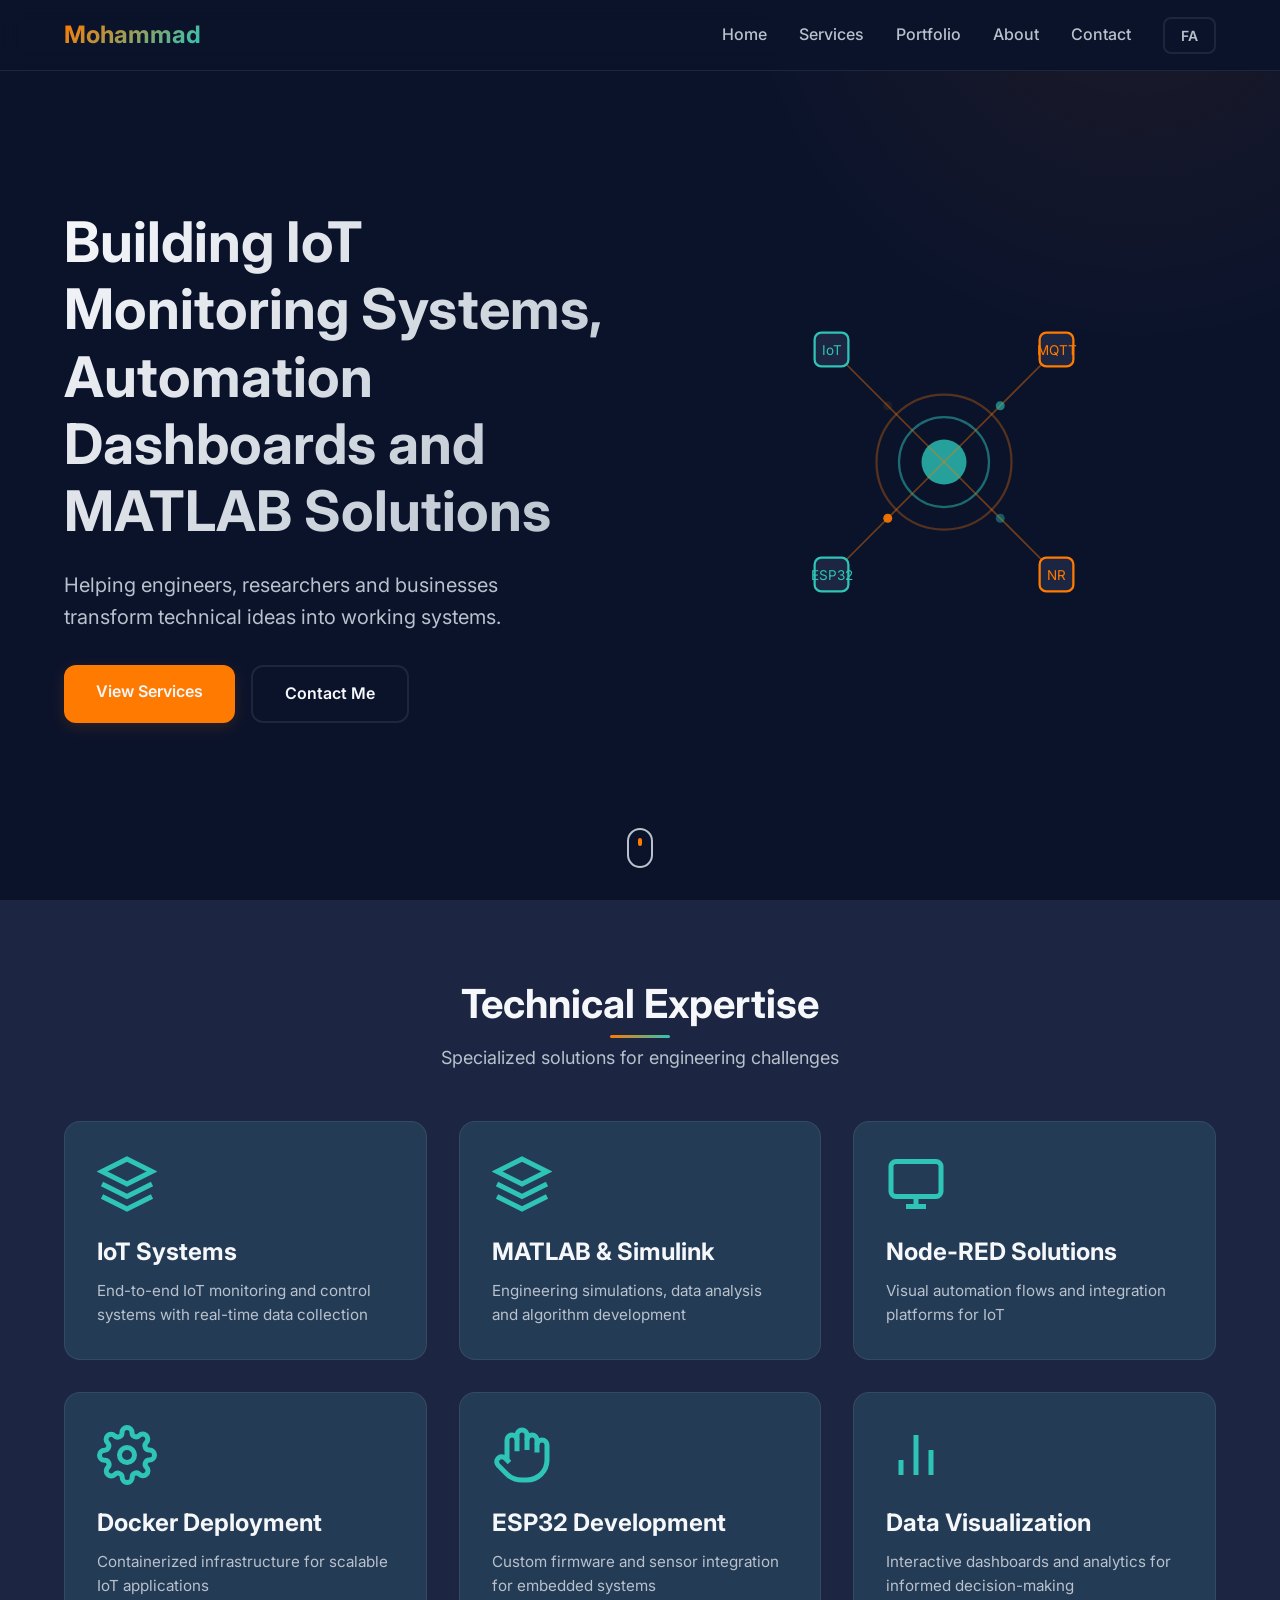
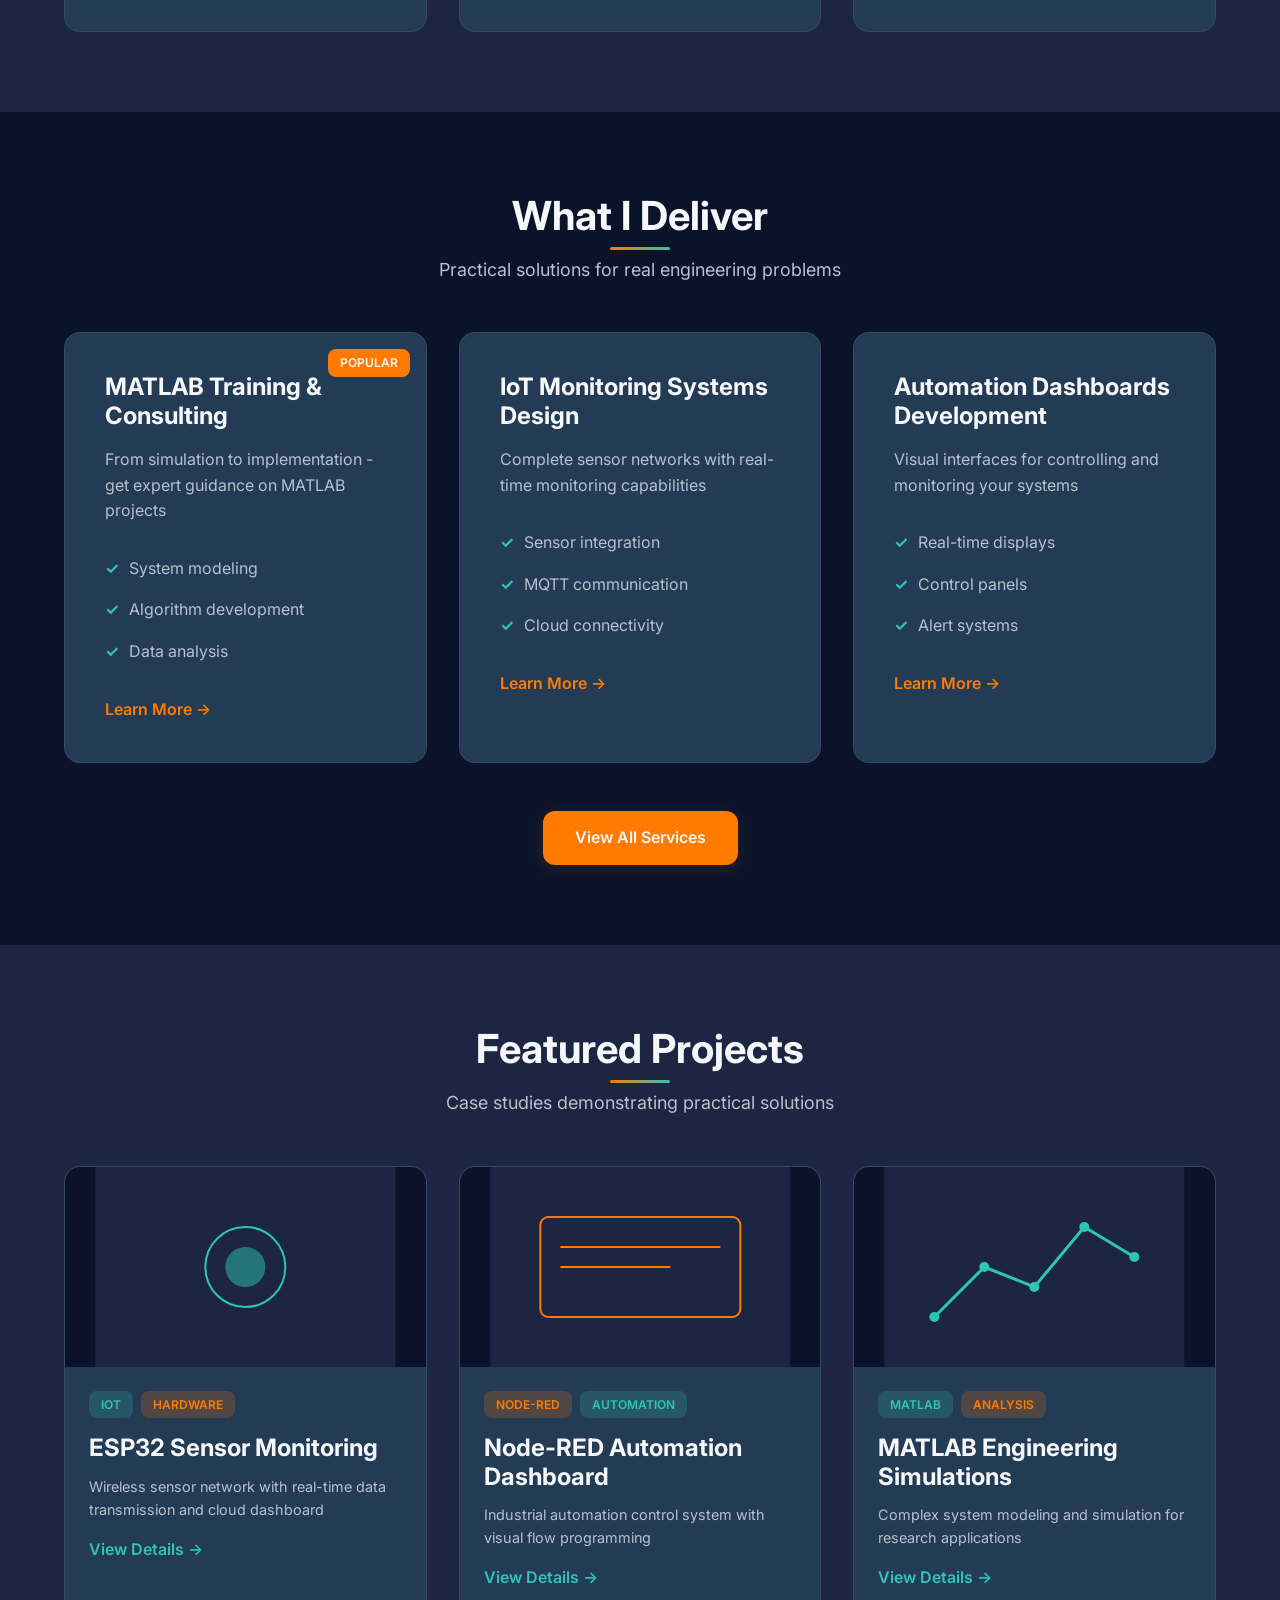
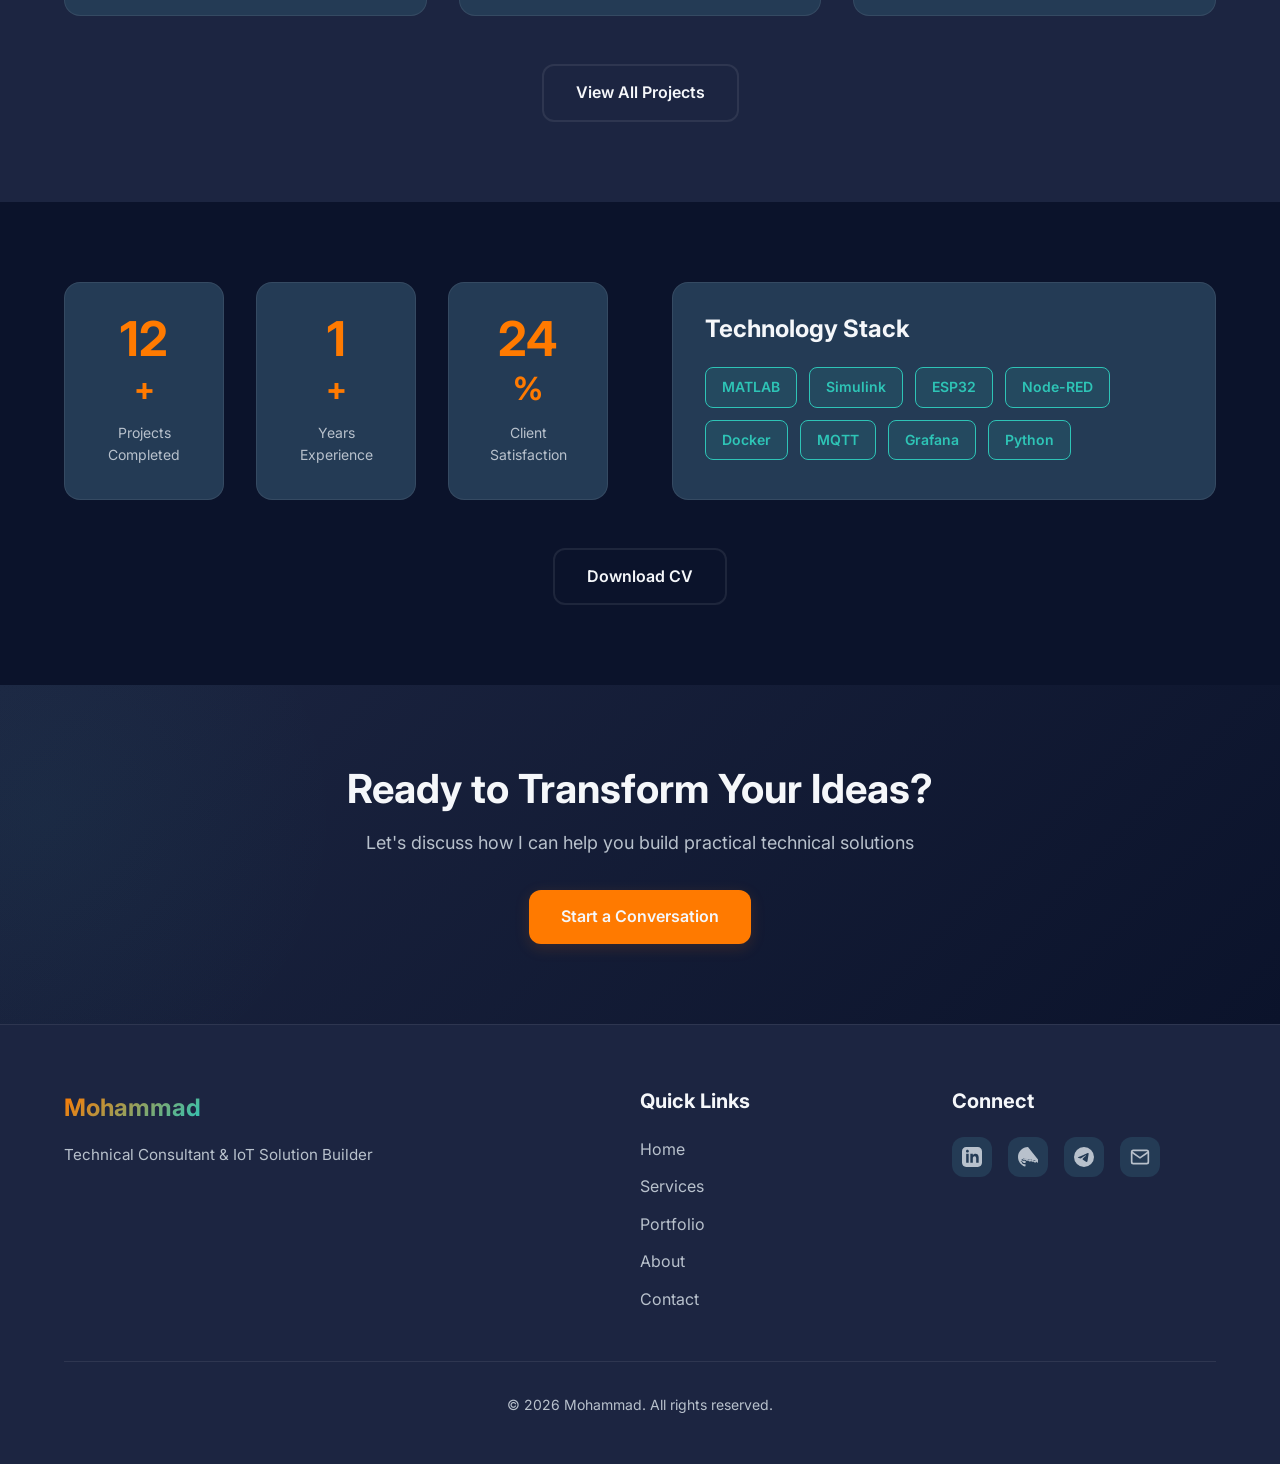
<file: index.html>
<!DOCTYPE html>
<html lang="en" dir="ltr">
<head>
    <meta charset="UTF-8">
    <meta name="viewport" content="width=device-width, initial-scale=1.0">
    
    <!-- SEO Meta Tags -->
    <title>Mohammad | IoT Systems & MATLAB Solutions Consultant</title>
    <meta name="description" content="Building IoT Monitoring Systems, Automation Dashboards and MATLAB Solutions. Helping engineers and businesses transform technical ideas into working systems.">
    <meta name="keywords" content="IoT, MATLAB, Node-RED, ESP32, Automation, Dashboard, Docker, Engineering, Consulting">
    <meta name="author" content="Mohammad">
    
    <!-- Open Graph Tags -->
    <meta property="og:title" content="Mohammad | IoT Systems & MATLAB Solutions Consultant">
    <meta property="og:description" content="Building IoT Monitoring Systems, Automation Dashboards and MATLAB Solutions.">
    <meta property="og:type" content="website">
    <meta property="og:locale" content="en_US">
    
    <!-- Structured Data -->
    <script type="application/ld+json">
    {
        "@context": "https://schema.org",
        "@type": "ProfessionalService",
        "name": "Mohammad - Technical Consultant",
        "description": "IoT Solution Builder, Automation Systems Developer, MATLAB Consultant",
        "url": "https://yourdomain.com",
        "image": "/assets/images/hero-illustration.svg",
        "address": {
            "@type": "PostalAddress",
            "addressCountry": "Iran"
        },
        "priceRange": "$$",
        "telephone": "+98XXXXXXXXXX"
    }
    </script>
    
    <!-- Fonts -->
    <link rel="preconnect" href="https://fonts.googleapis.com">
    <link rel="preconnect" href="https://fonts.gstatic.com" crossorigin>
    <link href="https://fonts.googleapis.com/css2?family=Inter:wght@400;500;600;700&family=Vazirmatn:wght@400;500;600;700&display=swap" rel="stylesheet">
    
    <!-- Stylesheets -->
    <link rel="stylesheet" href="./assets/css/style.css">
</head>
<body>
    <!-- Navigation -->
    <nav class="navbar" id="navbar">
        <div class="container nav-container">
            <a href="./index.html" class="logo">
                <span class="logo-text">Mohammad</span>
            </a>
            
            <button class="nav-toggle" id="navToggle" aria-label="Toggle navigation">
                <span></span>
                <span></span>
                <span></span>
            </button>
            
            <ul class="nav-menu" id="navMenu">
                <li><a href="./index.html" class="nav-link active" data-translate="nav.home">Home</a></li>
                <li><a href="./pages/services.html" class="nav-link" data-translate="nav.services">Services</a></li>
                <li><a href="./pages/portfolio.html" class="nav-link" data-translate="nav.portfolio">Portfolio</a></li>
                <li><a href="./pages/about.html" class="nav-link" data-translate="nav.about">About</a></li>
                <li><a href="./pages/contact.html" class="nav-link" data-translate="nav.contact">Contact</a></li>
                <li>
                    <button class="lang-switch" id="langSwitch" aria-label="Switch language">
                        <span class="lang-current">FA</span>
                    </button>
                </li>
            </ul>
        </div>
    </nav>

    <!-- Hero Section -->
    <section class="hero" id="hero">
        <div class="hero-bg-glow"></div>
        <div class="container hero-container">
            <div class="hero-content">
                <h1 class="hero-title" data-translate="hero.title">
                    Building IoT Monitoring Systems, Automation Dashboards and MATLAB Solutions
                </h1>
                <p class="hero-subtitle" data-translate="hero.subtitle">
                    Helping engineers, researchers and businesses transform technical ideas into working systems.
                </p>
                <div class="hero-cta">
                    <a href="./pages/services.html" class="btn btn-primary" data-translate="hero.cta.services">View Services</a>
                    <a href="./pages/contact.html" class="btn btn-outline" data-translate="hero.cta.contact">Contact Me</a>
                </div>
            </div>
            <div class="hero-visual">
                <div class="tech-illustration">
                    <svg viewBox="0 0 400 400" xmlns="http://www.w3.org/2000/svg">
                        <!-- Network Nodes -->
                        <circle cx="200" cy="200" r="60" fill="none" stroke="#FF7A00" stroke-width="2" opacity="0.3"/>
                        <circle cx="200" cy="200" r="40" fill="none" stroke="#2EC4B6" stroke-width="2" opacity="0.5"/>
                        <circle cx="200" cy="200" r="20" fill="#2EC4B6" opacity="0.8"/>
                        
                        <!-- Connection Lines -->
                        <line x1="200" y1="200" x2="100" y2="100" stroke="#FF7A00" stroke-width="1.5" opacity="0.4"/>
                        <line x1="200" y1="200" x2="300" y2="100" stroke="#FF7A00" stroke-width="1.5" opacity="0.4"/>
                        <line x1="200" y1="200" x2="100" y2="300" stroke="#FF7A00" stroke-width="1.5" opacity="0.4"/>
                        <line x1="200" y1="200" x2="300" y2="300" stroke="#FF7A00" stroke-width="1.5" opacity="0.4"/>
                        
                        <!-- Nodes -->
                        <g class="node" style="transform-origin: 100px 100px;">
                            <rect x="85" y="85" width="30" height="30" rx="6" fill="#1C2541" stroke="#2EC4B6" stroke-width="2"/>
                            <text x="100" y="105" text-anchor="middle" fill="#2EC4B6" font-size="12" font-family="Inter">IoT</text>
                        </g>
                        
                        <g class="node" style="transform-origin: 300px 100px;">
                            <rect x="285" y="85" width="30" height="30" rx="6" fill="#1C2541" stroke="#FF7A00" stroke-width="2"/>
                            <text x="300" y="105" text-anchor="middle" fill="#FF7A00" font-size="12" font-family="Inter">MQTT</text>
                        </g>
                        
                        <g class="node" style="transform-origin: 100px 300px;">
                            <rect x="85" y="285" width="30" height="30" rx="6" fill="#1C2541" stroke="#2EC4B6" stroke-width="2"/>
                            <text x="100" y="305" text-anchor="middle" fill="#2EC4B6" font-size="12" font-family="Inter">ESP32</text>
                        </g>
                        
                        <g class="node" style="transform-origin: 300px 300px;">
                            <rect x="285" y="285" width="30" height="30" rx="6" fill="#1C2541" stroke="#FF7A00" stroke-width="2"/>
                            <text x="300" y="305" text-anchor="middle" fill="#FF7A00" font-size="12" font-family="Inter">NR</text>
                        </g>
                        
                        <!-- Animated Dots -->
                        <circle cx="150" cy="150" r="4" fill="#FF7A00">
                            <animate attributeName="opacity" values="0;1;0" dur="2s" repeatCount="indefinite"/>
                        </circle>
                        <circle cx="250" cy="150" r="4" fill="#2EC4B6">
                            <animate attributeName="opacity" values="0;1;0" dur="2s" begin="0.5s" repeatCount="indefinite"/>
                        </circle>
                        <circle cx="150" cy="250" r="4" fill="#FF7A00">
                            <animate attributeName="opacity" values="0;1;0" dur="2s" begin="1s" repeatCount="indefinite"/>
                        </circle>
                        <circle cx="250" cy="250" r="4" fill="#2EC4B6">
                            <animate attributeName="opacity" values="0;1;0" dur="2s" begin="1.5s" repeatCount="indefinite"/>
                        </circle>
                    </svg>
                </div>
            </div>
        </div>
        
        <!-- Scroll Indicator -->
        <div class="scroll-indicator">
            <div class="mouse">
                <div class="wheel"></div>
            </div>
        </div>
    </section>

    <!-- Expertise Section -->
    <section class="expertise" id="expertise">
        <div class="container">
            <div class="section-header">
                <h2 class="section-title" data-translate="expertise.title">Technical Expertise</h2>
                <p class="section-subtitle" data-translate="expertise.subtitle">Specialized solutions for engineering challenges</p>
            </div>
            
            <div class="expertise-grid">
                <div class="expertise-card reveal">
                    <div class="expertise-icon">
                        <svg viewBox="0 0 24 24" fill="none" stroke="currentColor" stroke-width="2">
                            <path d="M12 2L2 7l10 5 10-5-10-5zM2 17l10 5 10-5M2 12l10 5 10-5"/>
                        </svg>
                    </div>
                    <h3 data-translate="expertise.iot.title">IoT Systems</h3>
                    <p data-translate="expertise.iot.desc">End-to-end IoT monitoring and control systems with real-time data collection</p>
                </div>
                
                <div class="expertise-card reveal">
                    <div class="expertise-icon">
                        <svg viewBox="0 0 24 24" fill="none" stroke="currentColor" stroke-width="2">
                            <polygon points="12 2 2 7 12 12 22 7 12 2"/>
                            <polyline points="2 17 12 22 22 17"/>
                            <polyline points="2 12 12 17 22 12"/>
                        </svg>
                    </div>
                    <h3 data-translate="expertise.matlab.title">MATLAB & Simulink</h3>
                    <p data-translate="expertise.matlab.desc">Engineering simulations, data analysis and algorithm development</p>
                </div>
                
                <div class="expertise-card reveal">
                    <div class="expertise-icon">
                        <svg viewBox="0 0 24 24" fill="none" stroke="currentColor" stroke-width="2">
                            <rect x="2" y="3" width="20" height="14" rx="2"/>
                            <line x1="8" y1="21" x2="16" y2="21"/>
                            <line x1="12" y1="17" x2="12" y2="21"/>
                        </svg>
                    </div>
                    <h3 data-translate="expertise.nodered.title">Node-RED Solutions</h3>
                    <p data-translate="expertise.nodered.desc">Visual automation flows and integration platforms for IoT</p>
                </div>
                
                <div class="expertise-card reveal">
                    <div class="expertise-icon">
                        <svg viewBox="0 0 24 24" fill="none" stroke="currentColor" stroke-width="2">
                            <circle cx="12" cy="12" r="3"/>
                            <path d="M19.4 15a1.65 1.65 0 0 0 .33 1.82l.06.06a2 2 0 0 1 0 2.83 2 2 0 0 1-2.83 0l-.06-.06a1.65 1.65 0 0 0-1.82-.33 1.65 1.65 0 0 0-1 1.51V21a2 2 0 0 1-2 2 2 2 0 0 1-2-2v-.09A1.65 1.65 0 0 0 9 19.4a1.65 1.65 0 0 0-1.82.33l-.06.06a2 2 0 0 1-2.83 0 2 2 0 0 1 0-2.83l.06-.06a1.65 1.65 0 0 0 .33-1.82 1.65 1.65 0 0 0-1.51-1H3a2 2 0 0 1-2-2 2 2 0 0 1 2-2h.09A1.65 1.65 0 0 0 4.6 9a1.65 1.65 0 0 0-.33-1.82l-.06-.06a2 2 0 0 1 0-2.83 2 2 0 0 1 2.83 0l.06.06a1.65 1.65 0 0 0 1.82.33H9a1.65 1.65 0 0 0 1-1.51V3a2 2 0 0 1 2-2 2 2 0 0 1 2 2v.09a1.65 1.65 0 0 0 1 1.51 1.65 1.65 0 0 0 1.82-.33l.06-.06a2 2 0 0 1 2.83 0 2 2 0 0 1 0 2.83l-.06.06a1.65 1.65 0 0 0-.33 1.82V9a1.65 1.65 0 0 0 1.51 1H21a2 2 0 0 1 2 2 2 2 0 0 1-2 2h-.09a1.65 1.65 0 0 0-1.51 1z"/>
                        </svg>
                    </div>
                    <h3 data-translate="expertise.docker.title">Docker Deployment</h3>
                    <p data-translate="expertise.docker.desc">Containerized infrastructure for scalable IoT applications</p>
                </div>
                
                <div class="expertise-card reveal">
                    <div class="expertise-icon">
                        <svg viewBox="0 0 24 24" fill="none" stroke="currentColor" stroke-width="2">
                            <path d="M18 11V6a2 2 0 0 0-2-2v0a2 2 0 0 0-2 2v0"/>
                            <path d="M14 10V4a2 2 0 0 0-2-2v0a2 2 0 0 0-2 2v2"/>
                            <path d="M10 10.5V6a2 2 0 0 0-2-2v0a2 2 0 0 0-2 2v8"/>
                            <path d="M18 8a2 2 0 1 1 4 0v6a8 8 0 0 1-8 8h-2c-2.8 0-4.5-.86-5.99-2.34l-3.6-3.6a2 2 0 0 1 2.83-2.82L7 15"/>
                        </svg>
                    </div>
                    <h3 data-translate="expertise.esp32.title">ESP32 Development</h3>
                    <p data-translate="expertise.esp32.desc">Custom firmware and sensor integration for embedded systems</p>
                </div>
                
                <div class="expertise-card reveal">
                    <div class="expertise-icon">
                        <svg viewBox="0 0 24 24" fill="none" stroke="currentColor" stroke-width="2">
                            <line x1="18" y1="20" x2="18" y2="10"/>
                            <line x1="12" y1="20" x2="12" y2="4"/>
                            <line x1="6" y1="20" x2="6" y2="14"/>
                        </svg>
                    </div>
                    <h3 data-translate="expertise.dataviz.title">Data Visualization</h3>
                    <p data-translate="expertise.dataviz.desc">Interactive dashboards and analytics for informed decision-making</p>
                </div>
            </div>
        </div>
    </section>

    <!-- Services Preview Section -->
    <section class="services-preview" id="servicesPreview">
        <div class="container">
            <div class="section-header">
                <h2 class="section-title" data-translate="services.title">What I Deliver</h2>
                <p class="section-subtitle" data-translate="services.subtitle">Practical solutions for real engineering problems</p>
            </div>
            
            <div class="services-grid">
                <div class="service-card reveal">
                    <div class="service-badge" data-translate="services.badge.popular">Popular</div>
                    <h3 data-translate="services.matlab.title">MATLAB Training & Consulting</h3>
                    <p data-translate="services.matlab.desc">From simulation to implementation - get expert guidance on MATLAB projects</p>
                    <ul class="service-list">
                        <li data-translate="services.matlab.item1">System modeling</li>
                        <li data-translate="services.matlab.item2">Algorithm development</li>
                        <li data-translate="services.matlab.item3">Data analysis</li>
                    </ul>
                    <a href="./pages/services.html" class="service-link" data-translate="services.learnMore">Learn More →</a>
                </div>
                
                <div class="service-card reveal">
                    <h3 data-translate="services.iot.title">IoT Monitoring Systems Design</h3>
                    <p data-translate="services.iot.desc">Complete sensor networks with real-time monitoring capabilities</p>
                    <ul class="service-list">
                        <li data-translate="services.iot.item1">Sensor integration</li>
                        <li data-translate="services.iot.item2">MQTT communication</li>
                        <li data-translate="services.iot.item3">Cloud connectivity</li>
                    </ul>
                    <a href="./pages/services.html" class="service-link" data-translate="services.learnMore">Learn More →</a>
                </div>
                
                <div class="service-card reveal">
                    <h3 data-translate="services.dashboard.title">Automation Dashboards Development</h3>
                    <p data-translate="services.dashboard.desc">Visual interfaces for controlling and monitoring your systems</p>
                    <ul class="service-list">
                        <li data-translate="services.dashboard.item1">Real-time displays</li>
                        <li data-translate="services.dashboard.item2">Control panels</li>
                        <li data-translate="services.dashboard.item3">Alert systems</li>
                    </ul>
                    <a href="./pages/services.html" class="service-link" data-translate="services.learnMore">Learn More →</a>
                </div>
            </div>
            
            <div class="services-cta">
                <a href="./pages/services.html" class="btn btn-primary" data-translate="services.viewAll">View All Services</a>
            </div>
        </div>
    </section>

    <!-- Portfolio Preview Section -->
    <section class="portfolio-preview" id="portfolioPreview">
        <div class="container">
            <div class="section-header">
                <h2 class="section-title" data-translate="portfolio.title">Featured Projects</h2>
                <p class="section-subtitle" data-translate="portfolio.subtitle">Case studies demonstrating practical solutions</p>
            </div>
            
            <div class="portfolio-grid">
                <div class="portfolio-card reveal">
                    <div class="portfolio-image">
                        <div class="placeholder-img">
                            <svg viewBox="0 0 300 200" xmlns="http://www.w3.org/2000/svg">
                                <rect width="300" height="200" fill="#1C2541"/>
                                <circle cx="150" cy="100" r="40" fill="none" stroke="#2EC4B6" stroke-width="2"/>
                                <circle cx="150" cy="100" r="20" fill="#2EC4B6" opacity="0.5"/>
                            </svg>
                        </div>
                    </div>
                    <div class="portfolio-content">
                        <div class="portfolio-tags">
                            <span class="tag tag-iot" data-translate="tags.iot">IoT</span>
                            <span class="tag tag-hardware" data-translate="tags.hardware">Hardware</span>
                        </div>
                        <h3 data-translate="portfolio.project1.title">ESP32 Sensor Monitoring</h3>
                        <p data-translate="portfolio.project1.desc">Wireless sensor network with real-time data transmission and cloud dashboard</p>
                        <a href="./pages/portfolio.html" class="portfolio-link" data-translate="portfolio.viewDetails">View Details →</a>
                    </div>
                </div>
                
                <div class="portfolio-card reveal">
                    <div class="portfolio-image">
                        <div class="placeholder-img">
                            <svg viewBox="0 0 300 200" xmlns="http://www.w3.org/2000/svg">
                                <rect width="300" height="200" fill="#1C2541"/>
                                <rect x="50" y="50" width="200" height="100" rx="8" fill="none" stroke="#FF7A00" stroke-width="2"/>
                                <line x1="70" y1="80" x2="230" y2="80" stroke="#FF7A00" stroke-width="2"/>
                                <line x1="70" y1="100" x2="180" y2="100" stroke="#FF7A00" stroke-width="2"/>
                            </svg>
                        </div>
                    </div>
                    <div class="portfolio-content">
                        <div class="portfolio-tags">
                            <span class="tag tag-nodered" data-translate="tags.nodered">Node-RED</span>
                            <span class="tag tag-automation" data-translate="tags.automation">Automation</span>
                        </div>
                        <h3 data-translate="portfolio.project2.title">Node-RED Automation Dashboard</h3>
                        <p data-translate="portfolio.project2.desc">Industrial automation control system with visual flow programming</p>
                        <a href="./pages/portfolio.html" class="portfolio-link" data-translate="portfolio.viewDetails">View Details →</a>
                    </div>
                </div>
                
                <div class="portfolio-card reveal">
                    <div class="portfolio-image">
                        <div class="placeholder-img">
                            <svg viewBox="0 0 300 200" xmlns="http://www.w3.org/2000/svg">
                                <rect width="300" height="200" fill="#1C2541"/>
                                <path d="M50 150 L100 100 L150 120 L200 60 L250 90" fill="none" stroke="#2EC4B6" stroke-width="3"/>
                                <circle cx="50" cy="150" r="5" fill="#2EC4B6"/>
                                <circle cx="100" cy="100" r="5" fill="#2EC4B6"/>
                                <circle cx="150" cy="120" r="5" fill="#2EC4B6"/>
                                <circle cx="200" cy="60" r="5" fill="#2EC4B6"/>
                                <circle cx="250" cy="90" r="5" fill="#2EC4B6"/>
                            </svg>
                        </div>
                    </div>
                    <div class="portfolio-content">
                        <div class="portfolio-tags">
                            <span class="tag tag-matlab" data-translate="tags.matlab">MATLAB</span>
                            <span class="tag tag-analysis" data-translate="tags.analysis">Analysis</span>
                        </div>
                        <h3 data-translate="portfolio.project3.title">MATLAB Engineering Simulations</h3>
                        <p data-translate="portfolio.project3.desc">Complex system modeling and simulation for research applications</p>
                        <a href="./pages/portfolio.html" class="portfolio-link" data-translate="portfolio.viewDetails">View Details →</a>
                    </div>
                </div>
            </div>
            
            <div class="portfolio-cta">
                <a href="./pages/portfolio.html" class="btn btn-outline" data-translate="portfolio.viewAll">View All Projects</a>
            </div>
        </div>
    </section>

    <!-- Trust Section -->
    <section class="trust" id="trust">
        <div class="container">
            <div class="trust-grid">
                <div class="trust-stats reveal">
                    <div class="stat-item">
                        <span class="stat-number" data-count="50">0</span>
                        <span class="stat-suffix">+</span>
                        <span class="stat-label" data-translate="trust.projects">Projects Completed</span>
                    </div>
                    <div class="stat-item">
                        <span class="stat-number" data-count="5">0</span>
                        <span class="stat-suffix">+</span>
                        <span class="stat-label" data-translate="trust.years">Years Experience</span>
                    </div>
                    <div class="stat-item">
                        <span class="stat-number" data-count="100">0</span>
                        <span class="stat-suffix">%</span>
                        <span class="stat-label" data-translate="trust.satisfaction">Client Satisfaction</span>
                    </div>
                </div>
                
                <div class="trust-tech reveal">
                    <h3 class="trust-title" data-translate="trust.techStack">Technology Stack</h3>
                    <div class="tech-stack">
                        <div class="tech-item">MATLAB</div>
                        <div class="tech-item">Simulink</div>
                        <div class="tech-item">ESP32</div>
                        <div class="tech-item">Node-RED</div>
                        <div class="tech-item">Docker</div>
                        <div class="tech-item">MQTT</div>
                        <div class="tech-item">Grafana</div>
                        <div class="tech-item">Python</div>
                    </div>
                </div>
            </div>
            
            <div class="trust-cta reveal">
                <a href="./assets/Mohammad_CV.pdf" class="btn btn-outline" download data-translate="trust.downloadCV">Download CV</a>
            </div>
        </div>
    </section>

    <!-- CTA Section -->
    <section class="cta-section" id="ctaSection">
        <div class="container">
            <div class="cta-content reveal">
                <h2 data-translate="cta.title">Ready to Transform Your Ideas?</h2>
                <p data-translate="cta.subtitle">Let's discuss how I can help you build practical technical solutions</p>
                <a href="./pages/contact.html" class="btn btn-primary" data-translate="cta.button">Start a Conversation</a>
            </div>
        </div>
    </section>

    <!-- Footer -->
    <footer class="footer" id="footer">
        <div class="container">
            <div class="footer-grid">
                <div class="footer-brand">
                    <a href="./index.html" class="logo">
                        <span class="logo-text">Mohammad</span>
                    </a>
                    <p data-translate="footer.tagline">Technical Consultant & IoT Solution Builder</p>
                </div>
                
                <div class="footer-links">
                    <h4 data-translate="footer.navigation">Quick Links</h4>
                    <ul>
                        <li><a href="./index.html" data-translate="nav.home">Home</a></li>
                        <li><a href="./pages/services.html" data-translate="nav.services">Services</a></li>
                        <li><a href="./pages/portfolio.html" data-translate="nav.portfolio">Portfolio</a></li>
                        <li><a href="./pages/about.html" data-translate="nav.about">About</a></li>
                        <li><a href="./pages/contact.html" data-translate="nav.contact">Contact</a></li>
                    </ul>
                </div>
                
                <div class="footer-social">
                    <h4 data-translate="footer.connect">Connect</h4>
                    <div class="social-links">
                        <a href="https://linkedin.com/in/yourprofile" target="_blank" rel="noopener" aria-label="LinkedIn">
                            <svg viewBox="0 0 24 24" fill="currentColor"><path d="M19 0h-14c-2.761 0-5 2.239-5 5v14c0 2.761 2.239 5 5 5h14c2.762 0 5-2.239 5-5v-14c0-2.761-2.238-5-5-5zm-11 19h-3v-11h3v11zm-1.5-12.268c-.966 0-1.75-.79-1.75-1.764s.784-1.764 1.75-1.764 1.75.79 1.75 1.764-.783 1.764-1.75 1.764zm13.5 12.268h-3v-5.604c0-3.368-4-3.113-4 0v5.604h-3v-11h3v1.765c1.396-2.586 7-2.777 7 2.476v6.759z"/></svg>
                        </a>
                        <a href="https://github.com/yourusername" target="_blank" rel="noopener" aria-label="GitHub">
                            <svg viewBox="0 0 24 24" fill="currentColor"><path d="M12 0c-6.626 0-12 5.373-12 12 0 5.302 3.438 9.8 8.207 11.387.599.111.793-.261.793-.577v-2.234c-3.338.726-4.033-1.416-4.033-1.416-.546-1.387-1.333-1.756-1.333-1.756-1.089-.745.083-.729.083-.729 1.205.084 1.839 1.237 1.839 1.237 1.07 1.834 2.807 1.304 3.492.997.107-.775.418-1.305.762-1.604-2.665-.305-5.467-1.334-5.467-1.334-.464-.341.054-1.014.054-1.014.647-.355 1.088-.355 1.088-.355.601.044 1.098.614 1.098.614.639 1.094 1.676.779 2.087.596.063-.463.249-.78.452-.959-1.606-.183-3.295-.803-3.295-.803-.268-.192.684-.202.684-.202 1.776.125 2.712 1.821 2.712 1.821.791 1.356 2.084.966 2.593.738.02-.579.309-.978.562-1.201-1.98-.225-4.061-.991-4.061-.991-.245-.176.581-.213.581-.213 2.21.198 3.356 2.263 3.356 2.263.974 1.668 2.558 1.187 3.181.902.099-.704.38-1.186.638-1.457-2.225-.253-4.564-1.112-4.564-1.112-.239-.175.538-.221.538-.221 2.498.178 3.606 2.569 3.606 2.569.705 1.204 2.073.857 2.587.613.081-.578.308-.977.561-1.201-2.002-.227-4.102-.992-4.102-.992-.237-.175.53-.221.53-.221 2.254.2 3.384 2.298 3.384 2.298.962 1.647 2.516 1.173 3.146.884.099-.703.379-1.185.637-1.456-2.219-.252-4.354-1.111-4.354-1.111-.236-.174.529-.22.529-.22 2.492.197 3.6 2.293 3.6 2.293.95 1.623 2.481 1.156 3.115.867.099-.703.378-1.184.636-1.455z"/></svg>
                        </a>
                        <a href="https://t.me/yourusername" target="_blank" rel="noopener" aria-label="Telegram">
                            <svg viewBox="0 0 24 24" fill="currentColor"><path d="M11.944 0A12 12 0 0 0 0 12a12 12 0 0 0 12 12 12 12 0 0 0 12-12A12 12 0 0 0 12 0a12 12 0 0 0-.056 0zm4.962 7.224c.1-.002.321.023.465.14a.506.506 0 0 1 .171.325c.016.093.036.306.02.472-.18 1.898-.962 6.502-1.36 8.627-.168.9-.499 1.201-.82 1.23-.696.065-1.225-.46-1.9-.902-1.056-.693-1.653-1.124-2.678-1.8-1.185-.78-.417-1.21.258-1.91.177-.184 3.247-2.977 3.307-3.23.007-.032.014-.15-.056-.212s-.174-.041-.249-.024c-.106.024-1.793 1.14-5.061 3.345-.48.33-.913.49-1.302.48-.428-.008-1.252-.241-1.865-.44-.752-.245-1.349-.374-1.297-.789.027-.216.325-.437.893-.663 3.498-1.524 5.83-2.529 6.998-3.014 3.332-1.386 4.025-1.627 4.476-1.635z"/></svg>
                        </a>
                        <a href="mailto:your.email@example.com" aria-label="Email">
                            <svg viewBox="0 0 24 24" fill="none" stroke="currentColor" stroke-width="2"><path d="M4 4h16c1.1 0 2 .9 2 2v12c0 1.1-.9 2-2 2H4c-1.1 0-2-.9-2-2V6c0-1.1.9-2 2-2z"/><polyline points="22,6 12,13 2,6"/></svg>
                        </a>
                    </div>
                </div>
            </div>
            
            <div class="footer-bottom">
                <p>&copy; <span id="currentYear">2024</span> Mohammad. <span data-translate="footer.rights">All rights reserved.</span></p>
            </div>
        </div>
    </footer>

    <!-- Scripts -->
    <script src="./assets/js/main.js"></script>
</body>
</html>
</file>
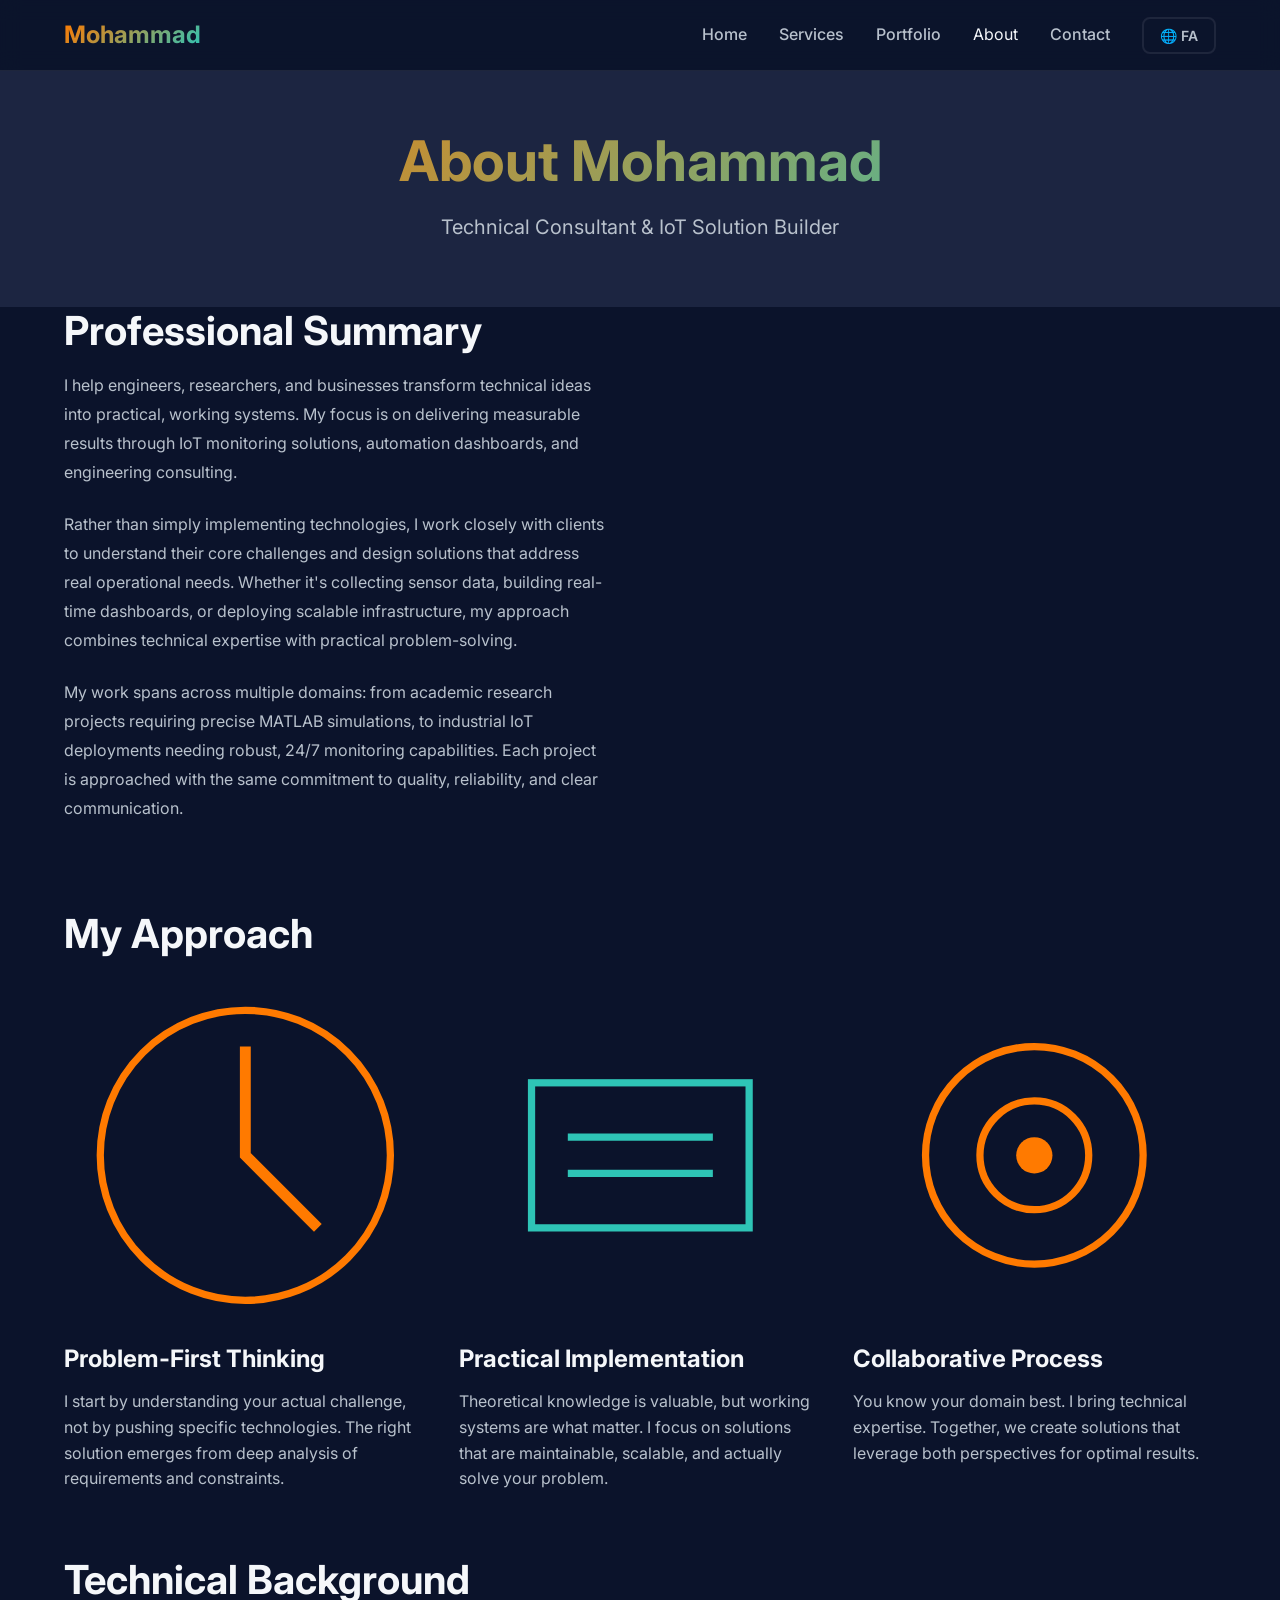
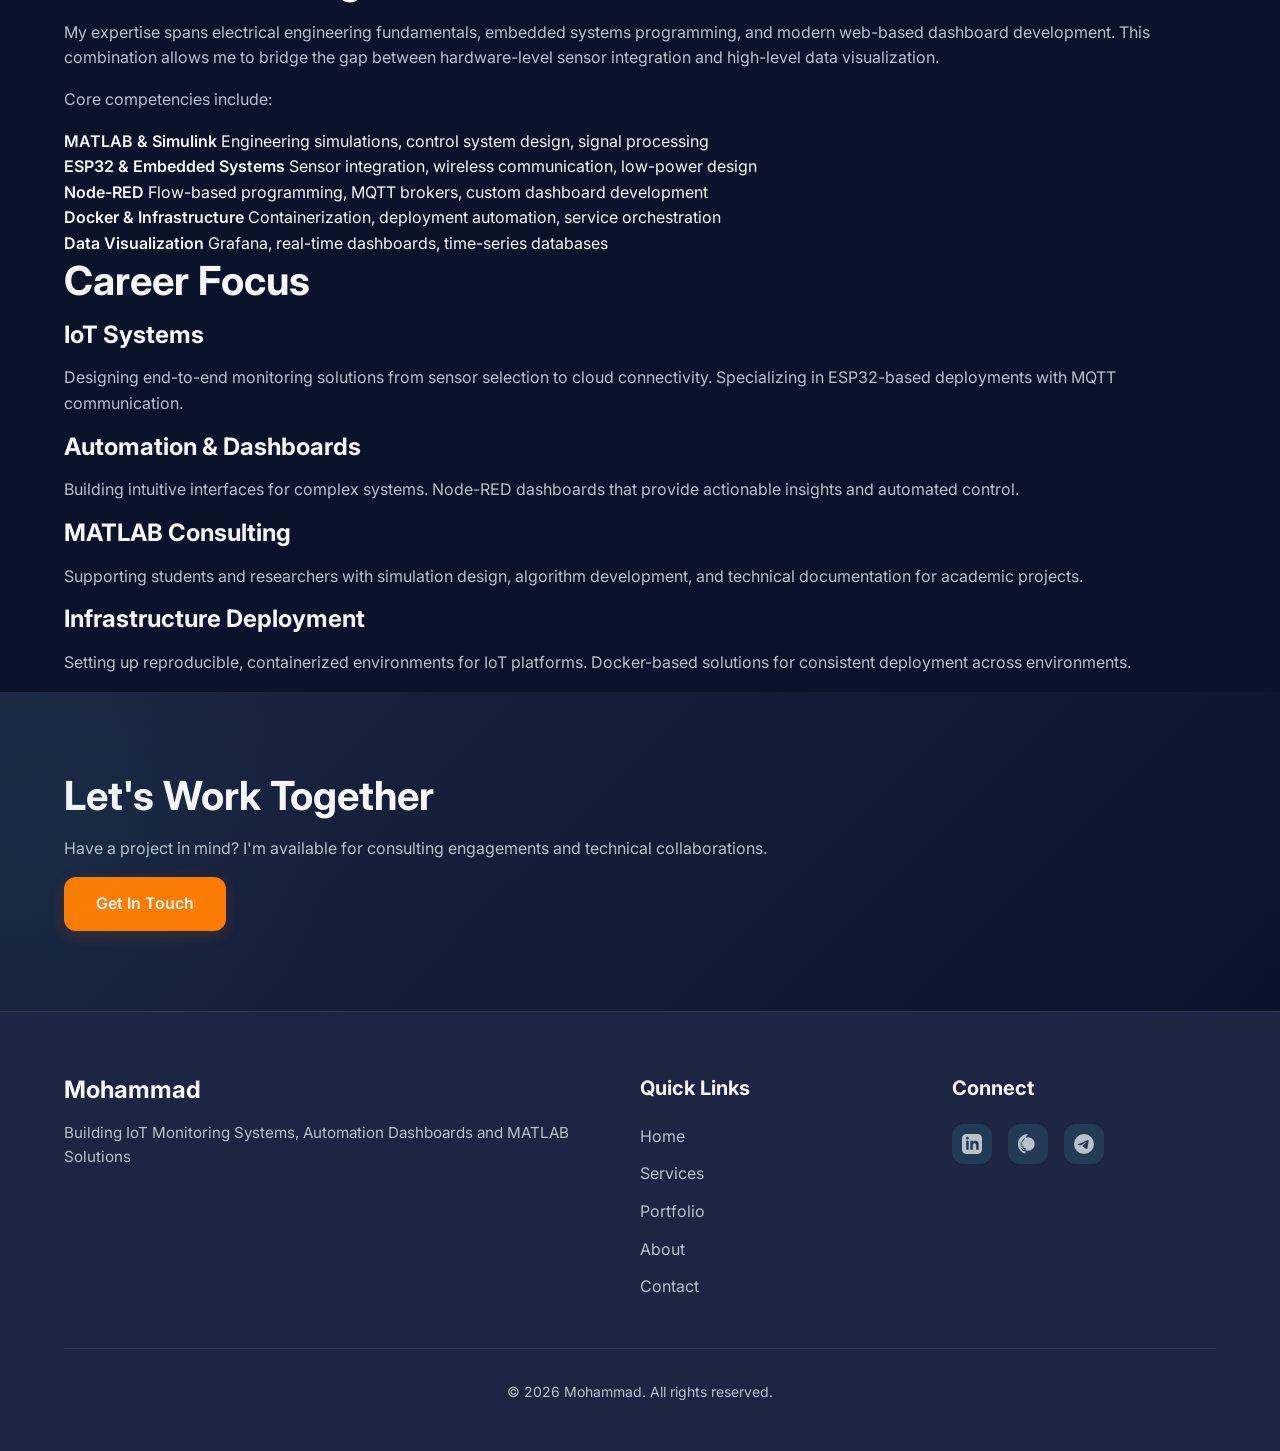
<file: pages/about.html>
<!DOCTYPE html>
<html lang="en" dir="ltr">
<head>
    <meta charset="UTF-8">
    <meta name="viewport" content="width=device-width, initial-scale=1.0">
    <title data-i18n="about.title">About - Mohammad | IoT & Automation Consultant</title>
    <meta name="description" data-i18n="about.description" content="Technical consultant specializing in IoT systems, automation dashboards, and MATLAB solutions. Helping engineers and businesses transform ideas into working systems.">
    
    <!-- Open Graph -->
    <meta property="og:title" content="About - Mohammad | IoT & Automation Consultant">
    <meta property="og:description" content="Technical consultant specializing in IoT systems, automation dashboards, and MATLAB solutions.">
    <meta property="og:type" content="website">
    
    <!-- Fonts -->
    <link rel="preconnect" href="https://fonts.googleapis.com">
    <link rel="preconnect" href="https://fonts.gstatic.com" crossorigin>
    <link href="https://fonts.googleapis.com/css2?family=Inter:wght@300;400;500;600;700&family=Vazirmatn:wght@300;400;500;600;700&display=swap" rel="stylesheet">
    
    <!-- Styles -->
    <link rel="stylesheet" href="../assets/css/style.css">
</head>
<body>
    <!-- Navigation -->
    <nav id="navbar" class="navbar">
        <div class="container nav-container">
            <a href="../index.html" class="logo"><span class="logo-text">Mohammad</span></a>
            
            <button id="navToggle" class="nav-toggle" aria-label="Toggle navigation">
                <span></span>
                <span></span>
                <span></span>
            </button>
            
            <ul class="nav-menu" id="navMenu">
                <li><a href="../index.html" data-i18n="nav.home" class="nav-link" >Home</a></li>
                <li><a href="./services.html" data-i18n="nav.services" class="nav-link">Services</a></li>
                <li><a href="./portfolio.html" data-i18n="nav.portfolio" class="nav-link">Portfolio</a></li>
                <li><a href="./about.html" class="active" data-i18n="nav.about" class="nav-link active">About</a></li>
                <li><a href="./contact.html" data-i18n="nav.contact" class="nav-link">Contact</a></li>
                <li>
                    <button class="lang-switch" id="langSwitch" aria-label="Switch language">
                        <span class="lang-icon">🌐</span>
                        <span class="lang-current">FA</span>
                    </button>
                </li>
            </ul>
        </div>
    </nav>

    <!-- Hero Section -->
    <section class="page-header">
        <div class="container">
            <h1 data-i18n="about.hero.title">About Mohammad</h1>
            <p data-i18n="about.hero.subtitle">Technical Consultant & IoT Solution Builder</p>
        </div>
    </section>

    <!-- Professional Summary -->
    <section class="about-section">
        <div class="container">
            <div class="about-content">
                <div class="about-text">
                    <h2 data-i18n="about.summary.title">Professional Summary</h2>
                    <p data-i18n="about.summary.p1">I help engineers, researchers, and businesses transform technical ideas into practical, working systems. My focus is on delivering measurable results through IoT monitoring solutions, automation dashboards, and engineering consulting.</p>
                    <p data-i18n="about.summary.p2">Rather than simply implementing technologies, I work closely with clients to understand their core challenges and design solutions that address real operational needs. Whether it's collecting sensor data, building real-time dashboards, or deploying scalable infrastructure, my approach combines technical expertise with practical problem-solving.</p>
                    <p data-i18n="about.summary.p3">My work spans across multiple domains: from academic research projects requiring precise MATLAB simulations, to industrial IoT deployments needing robust, 24/7 monitoring capabilities. Each project is approached with the same commitment to quality, reliability, and clear communication.</p>
                </div>
            </div>
        </div>
    </section>

    <!-- Approach Section -->
    <section class="approach-section">
        <div class="container">
            <h2 data-i18n="about.approach.title">My Approach</h2>
            <div class="portfolio-grid">
                <div class="project-card">
                    <div class="project-image">
                        <svg viewBox="0 0 100 100" class="tech-icon">
                            <circle cx="50" cy="50" r="40" stroke="#FF7A00" stroke-width="2" fill="none"/>
                            <path d="M50 20 L50 50 L70 70" stroke="#FF7A00" stroke-width="3" fill="none"/>
                        </svg>
                    </div>
                    <h3 data-i18n="about.approach.problemSolving.title">Problem-First Thinking</h3>
                    <p data-i18n="about.approach.problemSolving.text">I start by understanding your actual challenge, not by pushing specific technologies. The right solution emerges from deep analysis of requirements and constraints.</p>
                </div>
                
                <div class="approach-card">
                    <div class="approach-icon">
                        <svg viewBox="0 0 100 100" class="tech-icon">
                            <rect x="20" y="30" width="60" height="40" stroke="#2EC4B6" stroke-width="2" fill="none"/>
                            <line x1="30" y1="45" x2="70" y2="45" stroke="#2EC4B6" stroke-width="2"/>
                            <line x1="30" y1="55" x2="70" y2="55" stroke="#2EC4B6" stroke-width="2"/>
                        </svg>
                    </div>
                    <h3 data-i18n="about.approach.practical.title">Practical Implementation</h3>
                    <p data-i18n="about.approach.practical.text">Theoretical knowledge is valuable, but working systems are what matter. I focus on solutions that are maintainable, scalable, and actually solve your problem.</p>
                </div>
                
                <div class="approach-card">
                    <div class="approach-icon">
                        <svg viewBox="0 0 100 100" class="tech-icon">
                            <circle cx="50" cy="50" r="30" stroke="#FF7A00" stroke-width="2" fill="none"/>
                            <circle cx="50" cy="50" r="15" stroke="#FF7A00" stroke-width="2" fill="none"/>
                            <circle cx="50" cy="50" r="5" fill="#FF7A00"/>
                        </svg>
                    </div>
                    <h3 data-i18n="about.approach.collaborative.title">Collaborative Process</h3>
                    <p data-i18n="about.approach.collaborative.text">You know your domain best. I bring technical expertise. Together, we create solutions that leverage both perspectives for optimal results.</p>
                </div>
            </div>
        </div>
    </section>

    <!-- Technical Background -->
    <section class="background-section">
        <div class="container">
            <h2 data-i18n="about.background.title">Technical Background</h2>
            <div class="background-content">
                <div class="background-text">
                    <p data-i18n="about.background.p1">My expertise spans electrical engineering fundamentals, embedded systems programming, and modern web-based dashboard development. This combination allows me to bridge the gap between hardware-level sensor integration and high-level data visualization.</p>
                    <p data-i18n="about.background.p2">Core competencies include:</p>
                    <ul class="skills-list">
                        <li>
                            <span class="skill-name" data-i18n="about.background.skills.matlab">MATLAB & Simulink</span>
                            <span class="skill-description" data-i18n="about.background.skills.matlab.desc">Engineering simulations, control system design, signal processing</span>
                        </li>
                        <li>
                            <span class="skill-name" data-i18n="about.background.skills.esp32">ESP32 & Embedded Systems</span>
                            <span class="skill-description" data-i18n="about.background.skills.esp32.desc">Sensor integration, wireless communication, low-power design</span>
                        </li>
                        <li>
                            <span class="skill-name" data-i18n="about.background.skills.nodered">Node-RED</span>
                            <span class="skill-description" data-i18n="about.background.skills.nodered.desc">Flow-based programming, MQTT brokers, custom dashboard development</span>
                        </li>
                        <li>
                            <span class="skill-name" data-i18n="about.background.skills.docker">Docker & Infrastructure</span>
                            <span class="skill-description" data-i18n="about.background.skills.docker.desc">Containerization, deployment automation, service orchestration</span>
                        </li>
                        <li>
                            <span class="skill-name" data-i18n="about.background.skills.visualization">Data Visualization</span>
                            <span class="skill-description" data-i18n="about.background.skills.visualization.desc">Grafana, real-time dashboards, time-series databases</span>
                        </li>
                    </ul>
                </div>
            </div>
        </div>
    </section>

    <!-- Career Focus -->
    <section class="focus-section">
        <div class="container">
            <h2 data-i18n="about.focus.title">Career Focus</h2>
            <div class="focus-grid">
                <div class="focus-card">
                    <h3 data-i18n="about.focus.iot.title">IoT Systems</h3>
                    <p data-i18n="about.focus.iot.text">Designing end-to-end monitoring solutions from sensor selection to cloud connectivity. Specializing in ESP32-based deployments with MQTT communication.</p>
                </div>
                <div class="focus-card">
                    <h3 data-i18n="about.focus.automation.title">Automation & Dashboards</h3>
                    <p data-i18n="about.focus.automation.text">Building intuitive interfaces for complex systems. Node-RED dashboards that provide actionable insights and automated control.</p>
                </div>
                <div class="focus-card">
                    <h3 data-i18n="about.focus.matlab.title">MATLAB Consulting</h3>
                    <p data-i18n="about.focus.matlab.text">Supporting students and researchers with simulation design, algorithm development, and technical documentation for academic projects.</p>
                </div>
                <div class="focus-card">
                    <h3 data-i18n="about.focus.infrastructure.title">Infrastructure Deployment</h3>
                    <p data-i18n="about.focus.infrastructure.text">Setting up reproducible, containerized environments for IoT platforms. Docker-based solutions for consistent deployment across environments.</p>
                </div>
            </div>
        </div>
    </section>

    <!-- CTA Section -->
    <section class="cta-section">
        <div class="container">
            <h2 data-i18n="about.cta.title">Let's Work Together</h2>
            <p data-i18n="about.cta.text">Have a project in mind? I'm available for consulting engagements and technical collaborations.</p>
            <a href="./contact.html" class="btn btn-primary" data-i18n="about.cta.button">Get In Touch</a>
        </div>
    </section>

    <!-- Footer -->
    <footer class="footer">
        <div class="container">
            <div class="footer-grid">
                <div class="footer-brand">
                    <h3>Mohammad</h3>
                    <p data-i18n="footer.tagline">Building IoT Monitoring Systems, Automation Dashboards and MATLAB Solutions</p>
                </div>
                <div class="footer-links">
                    <h4 data-i18n="footer.quickLinks">Quick Links</h4>
                    <ul>
                        <li><a href="../index.html" data-i18n="nav.home">Home</a></li>
                        <li><a href="./services.html" data-i18n="nav.services">Services</a></li>
                        <li><a href="./portfolio.html" data-i18n="nav.portfolio">Portfolio</a></li>
                        <li><a href="./about.html" data-i18n="nav.about">About</a></li>
                        <li><a href="./contact.html" data-i18n="nav.contact">Contact</a></li>
                    </ul>
                </div>
                <div class="footer-social">
                    <h4 data-i18n="footer.connect">Connect</h4>
                    <div class="social-links">
                        <a href="https://linkedin.com/in/yourprofile" target="_blank" rel="noopener" aria-label="LinkedIn">
                            <svg viewBox="0 0 24 24" fill="currentColor"><path d="M19 0h-14c-2.761 0-5 2.239-5 5v14c0 2.761 2.239 5 5 5h14c2.762 0 5-2.239 5-5v-14c0-2.761-2.238-5-5-5zm-11 19h-3v-11h3v11zm-1.5-12.268c-.966 0-1.75-.79-1.75-1.764s.784-1.764 1.75-1.764 1.75.79 1.75 1.764-.783 1.764-1.75 1.764zm13.5 12.268h-3v-5.604c0-3.368-4-3.113-4 0v5.604h-3v-11h3v1.765c1.396-2.586 7-2.777 7 2.476v6.759z"/></svg>
                        </a>
                        <a href="https://github.com/yourusername" target="_blank" rel="noopener" aria-label="GitHub">
                            <svg viewBox="0 0 24 24" fill="currentColor"><path d="M12 0c-6.626 0-12 5.373-12 12 0 5.302 3.438 9.8 8.207 11.387.599.111.793-.261.793-.577v-2.234c-3.338.726-4.033-1.416-4.033-1.416-.546-1.387-1.333-1.756-1.333-1.756-1.089-.745.083-.729.083-.729 1.205.084 1.839 1.237 1.839 1.237 1.07 1.834 2.807 1.304 3.492.997.107-.775.418-1.305.762-1.604-2.665-.305-5.467-1.334-5.467-1.334-.438-.271-.79-.896-.79-.896-.647-.443.048-.434.048-.434.716.05 1.093.735 1.093.735.638 1.094 1.673.779 2.08.594.064-.463.25-.779.452-.958-2.235-.254-4.584-1.118-4.584-1.118-.44-.355-.048-.434-.048-.434.486.044.907.498.907.498.529.908 1.411.647 1.755.496.054-.383.207-.648.389-.797-1.575-.179-3.231-.787-3.231-.787-.427-.355-.048-.434-.048-.434.473.043.898.488.898.488.519.892 1.396.636 1.739.485.065-.464.252-.78.455-.966-1.607-.183-3.295-.796-3.295-.796-.432-.355-.048-.434-.048-.434.479.044.903.492.903.492.527.905 1.408.646 1.75.493.066-.464.253-.78.456-.966-1.584-.182-3.278-.793-3.278-.793-.43-.355-.048-.434-.048-.434.476.043.901.491.901.491.526.904 1.407.645 1.749.492.067-.464.254-.78.457-.966zM12 20c-4.418 0-8-3.582-8-8s3.582-8 8-8 8 3.582 8 8-3.582 8-8 8z"/></svg>
                        </a>
                        <a href="https://t.me/yourusername" target="_blank" rel="noopener" aria-label="Telegram">
                            <svg viewBox="0 0 24 24" fill="currentColor"><path d="M11.944 0A12 12 0 0 0 0 12a12 12 0 0 0 12 12 12 12 0 0 0 12-12A12 12 0 0 0 12 0a12 12 0 0 0-.056 0zm4.962 7.224c.1-.002.321.023.465.14a.506.506 0 0 1 .171.325c.016.093.036.306.02.472-.18 1.898-.962 6.502-1.36 8.627-.168.9-.499 1.201-.82 1.23-.696.065-1.225-.46-1.9-.902-1.056-.693-1.653-1.124-2.678-1.8-1.185-.78-.417-1.21.258-1.91.177-.184 3.247-2.977 3.307-3.23.007-.032.014-.15-.056-.212s-.174-.041-.249-.024c-.106.024-1.793 1.14-5.061 3.345-.48.33-.913.49-1.302.48-.428-.008-1.252-.241-1.865-.44-.752-.245-1.349-.374-1.297-.789.027-.216.325-.437.893-.663 3.498-1.524 5.83-2.529 6.998-3.014 3.332-1.386 4.025-1.627 4.476-1.635z"/></svg>
                        </a>
                    </div>
                </div>
            </div>
            <div class="footer-bottom">
                <p>&copy; 2026 Mohammad. <span data-i18n="footer.rights">All rights reserved.</span></p>
            </div>
        </div>
    </footer>

    <script src="../assets/js/main.js"></script>
</body>
</html>
</file>
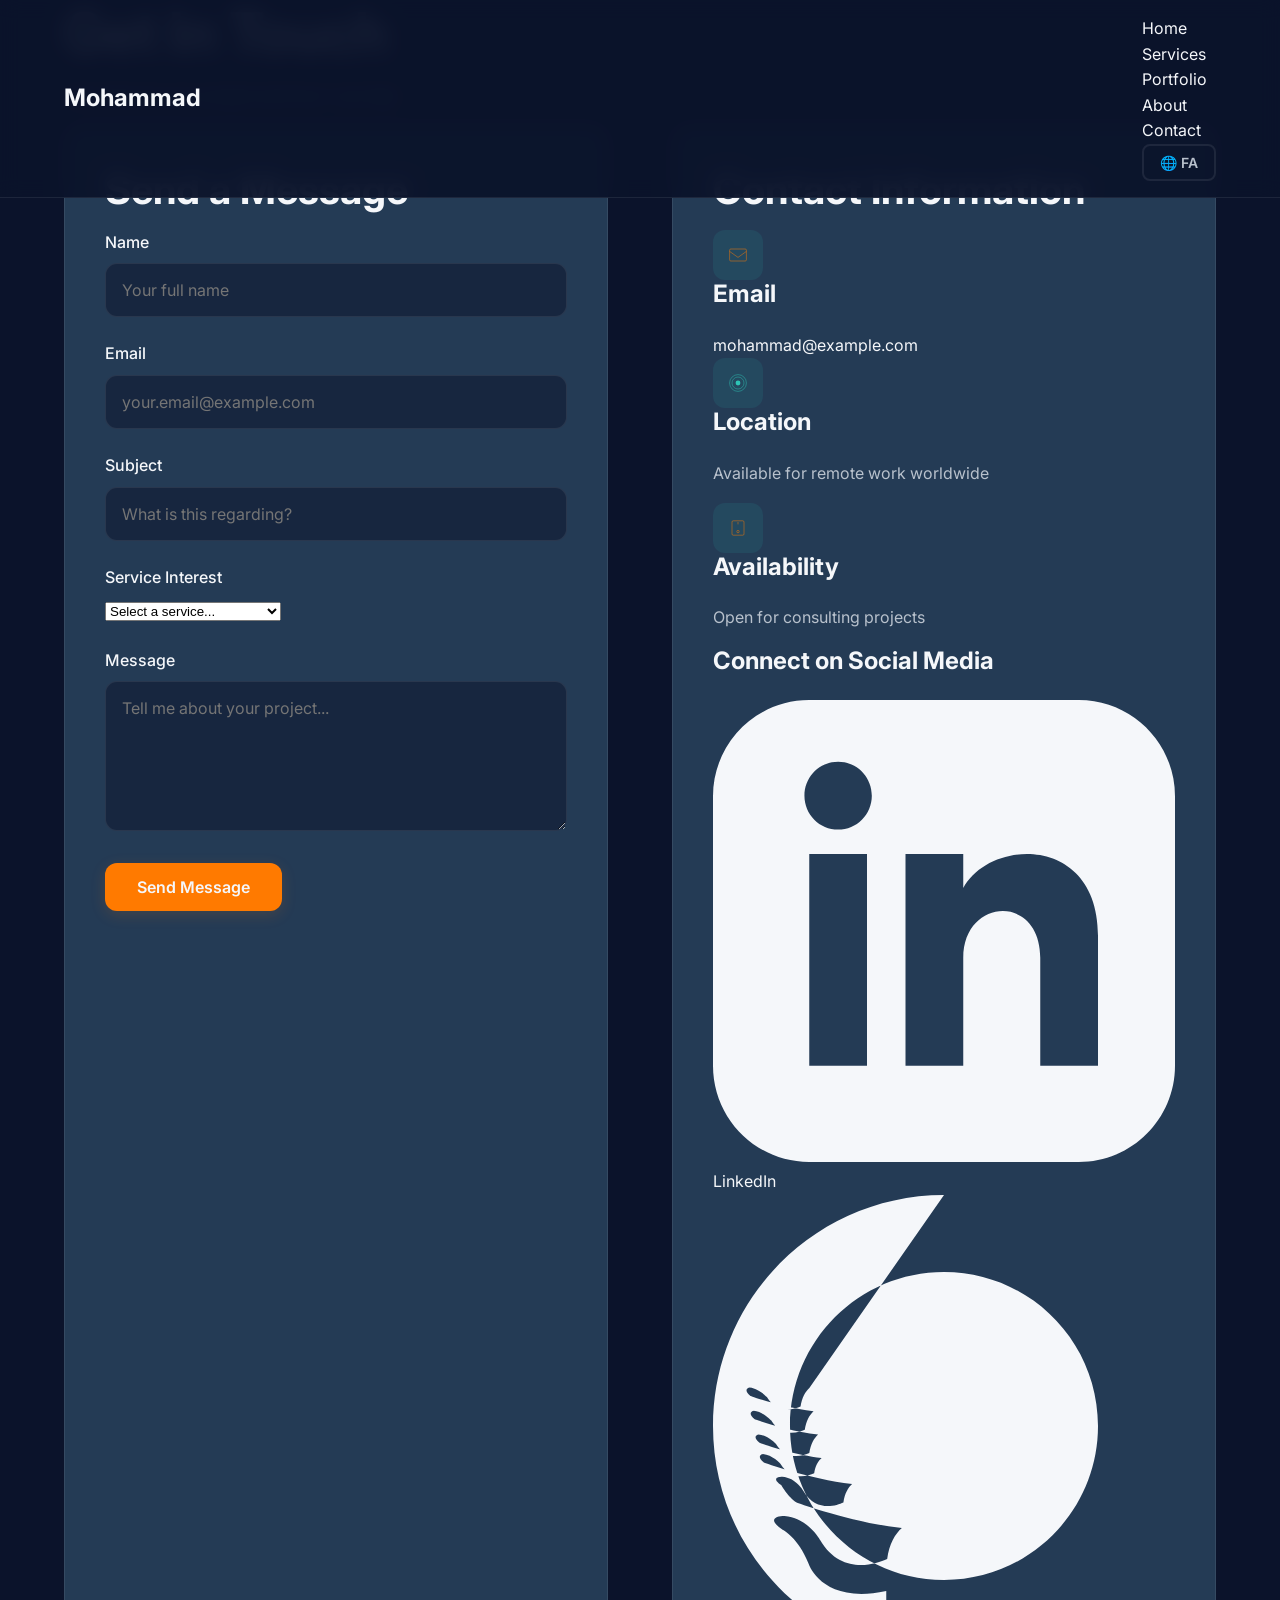
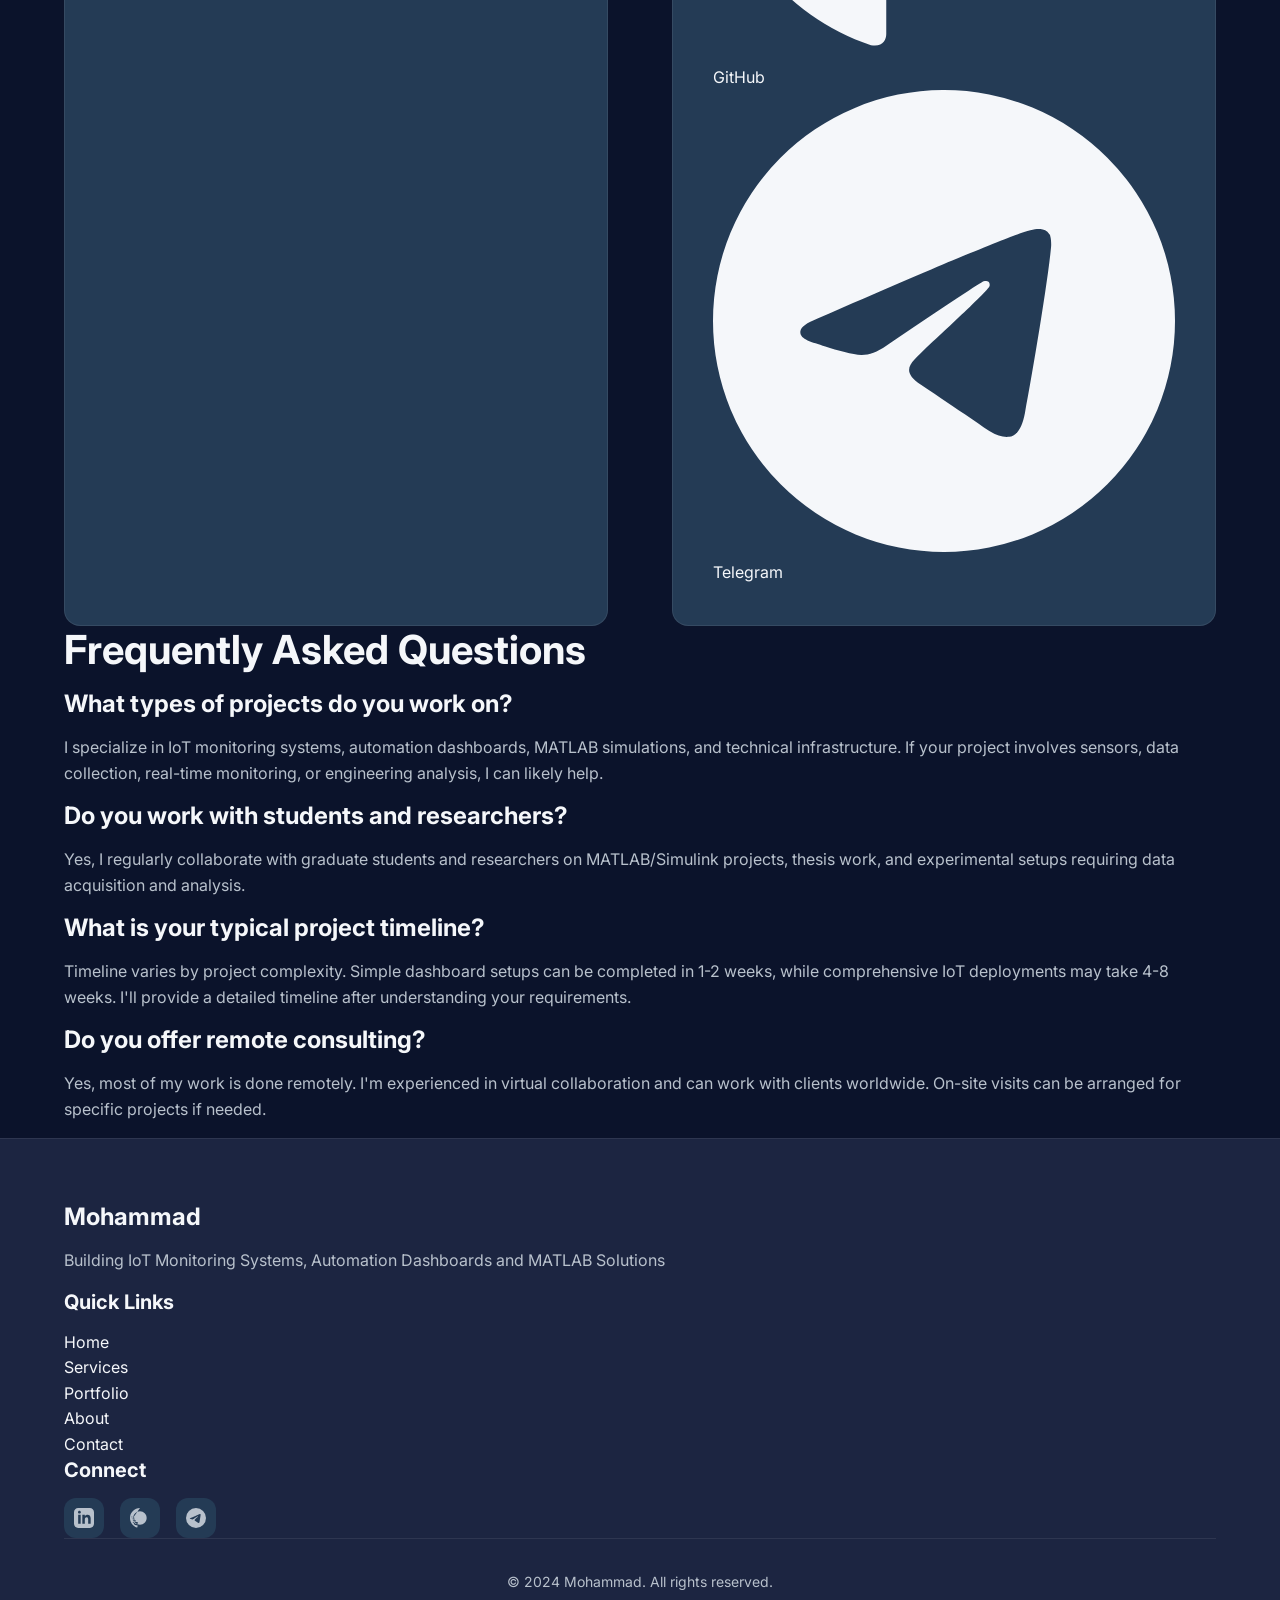
<file: pages/contact.html>
<!DOCTYPE html>
<html lang="en" dir="ltr">
<head>
    <meta charset="UTF-8">
    <meta name="viewport" content="width=device-width, initial-scale=1.0">
    <title data-i18n="contact.title">Contact - Mohammad | IoT & Automation Solutions</title>
    <meta name="description" data-i18n="contact.description" content="Get in touch for IoT monitoring systems, automation dashboards, MATLAB consulting, and technical infrastructure deployment.">
    
    <!-- Open Graph -->
    <meta property="og:title" content="Contact - Mohammad | IoT & Automation Solutions">
    <meta property="og:description" content="Get in touch for IoT monitoring systems, automation dashboards, MATLAB consulting, and technical infrastructure deployment.">
    <meta property="og:type" content="website">
    
    <!-- Fonts -->
    <link rel="preconnect" href="https://fonts.googleapis.com">
    <link rel="preconnect" href="https://fonts.gstatic.com" crossorigin>
    <link href="https://fonts.googleapis.com/css2?family=Inter:wght@300;400;500;600;700&family=Vazirmatn:wght@300;400;500;600;700&display=swap" rel="stylesheet">
    
    <!-- Styles -->
    <link rel="stylesheet" href="../assets/css/style.css">
</head>
<body>
    <!-- Navigation -->
    <nav class="navbar">
        <div class="container nav-container">
            <a href="../index.html" class="logo">Mohammad</a>
            
            <button class="mobile-menu-btn" aria-label="Toggle menu">
                <span></span>
                <span></span>
                <span></span>
            </button>
            
            <ul class="nav-links">
                <li><a href="../index.html" data-i18n="nav.home">Home</a></li>
                <li><a href="./services.html" data-i18n="nav.services">Services</a></li>
                <li><a href="./portfolio.html" data-i18n="nav.portfolio">Portfolio</a></li>
                <li><a href="./about.html" data-i18n="nav.about">About</a></li>
                <li><a href="./contact.html" class="active" data-i18n="nav.contact">Contact</a></li>
                <li>
                    <button class="lang-switch" id="langSwitch" aria-label="Switch language">
                        <span class="lang-icon">🌐</span>
                        <span class="lang-text">FA</span>
                    </button>
                </li>
            </ul>
        </div>
    </nav>

    <!-- Hero Section -->
    <section class="page-hero">
        <div class="container">
            <h1 data-i18n="contact.hero.title">Get In Touch</h1>
            <p data-i18n="contact.hero.subtitle">Let's discuss your project and how I can help</p>
        </div>
    </section>

    <!-- Contact Section -->
    <section class="contact-section">
        <div class="container">
            <div class="contact-grid">
                <!-- Contact Form -->
                <div class="contact-form-wrapper">
                    <h2 data-i18n="contact.form.title">Send a Message</h2>
                    <form class="contact-form" id="contactForm">
                        <div class="form-group">
                            <label for="name" data-i18n="contact.form.name">Name</label>
                            <input type="text" id="name" name="name" required data-i18n-placeholder="contact.form.namePlaceholder" placeholder="Your full name">
                        </div>
                        <div class="form-group">
                            <label for="email" data-i18n="contact.form.email">Email</label>
                            <input type="email" id="email" name="email" required data-i18n-placeholder="contact.form.emailPlaceholder" placeholder="your.email@example.com">
                        </div>
                        <div class="form-group">
                            <label for="subject" data-i18n="contact.form.subject">Subject</label>
                            <input type="text" id="subject" name="subject" required data-i18n-placeholder="contact.form.subjectPlaceholder" placeholder="What is this regarding?">
                        </div>
                        <div class="form-group">
                            <label for="service" data-i18n="contact.form.service">Service Interest</label>
                            <select id="service" name="service">
                                <option value="" data-i18n="contact.form.serviceSelect">Select a service...</option>
                                <option value="iot" data-i18n="contact.form.services.iot">IoT Monitoring Systems</option>
                                <option value="matlab" data-i18n="contact.form.services.matlab">MATLAB Consulting</option>
                                <option value="automation" data-i18n="contact.form.services.automation">Automation Dashboards</option>
                                <option value="infrastructure" data-i18n="contact.form.services.infrastructure">Infrastructure Deployment</option>
                                <option value="other" data-i18n="contact.form.services.other">Other / Not Sure</option>
                            </select>
                        </div>
                        <div class="form-group">
                            <label for="message" data-i18n="contact.form.message">Message</label>
                            <textarea id="message" name="message" rows="5" required data-i18n-placeholder="contact.form.messagePlaceholder" placeholder="Tell me about your project..."></textarea>
                        </div>
                        <button type="submit" class="btn btn-primary" data-i18n="contact.form.submit">Send Message</button>
                    </form>
                </div>

                <!-- Contact Info -->
                <div class="contact-info">
                    <h2 data-i18n="contact.info.title">Contact Information</h2>
                    
                    <div class="contact-card">
                        <div class="contact-icon">
                            <svg viewBox="0 0 100 100" class="tech-icon">
                                <rect x="15" y="25" width="70" height="50" rx="5" stroke="#FF7A00" stroke-width="2" fill="none"/>
                                <path d="M15 35 L50 60 L85 35" stroke="#FF7A00" stroke-width="2" fill="none"/>
                            </svg>
                        </div>
                        <div class="contact-details">
                            <h3 data-i18n="contact.info.email">Email</h3>
                            <a href="mailto:mohammad@example.com">mohammad@example.com</a>
                        </div>
                    </div>

                    <div class="contact-card">
                        <div class="contact-icon">
                            <svg viewBox="0 0 100 100" class="tech-icon">
                                <circle cx="50" cy="50" r="35" stroke="#2EC4B6" stroke-width="2" fill="none"/>
                                <circle cx="50" cy="50" r="10" fill="#2EC4B6"/>
                                <circle cx="50" cy="50" r="25" stroke="#2EC4B6" stroke-width="2" fill="none"/>
                            </svg>
                        </div>
                        <div class="contact-details">
                            <h3 data-i18n="contact.info.location">Location</h3>
                            <p data-i18n="contact.info.locationText">Available for remote work worldwide</p>
                        </div>
                    </div>

                    <div class="contact-card">
                        <div class="contact-icon">
                            <svg viewBox="0 0 100 100" class="tech-icon">
                                <rect x="25" y="20" width="50" height="60" rx="5" stroke="#FF7A00" stroke-width="2" fill="none"/>
                                <circle cx="50" cy="65" r="5" stroke="#FF7A00" stroke-width="2" fill="none"/>
                                <line x1="50" y1="25" x2="50" y2="35" stroke="#FF7A00" stroke-width="2"/>
                            </svg>
                        </div>
                        <div class="contact-details">
                            <h3 data-i18n="contact.info.availability">Availability</h3>
                            <p data-i18n="contact.info.availabilityText">Open for consulting projects</p>
                        </div>
                    </div>

                    <div class="social-connect">
                        <h3 data-i18n="contact.info.connect">Connect on Social Media</h3>
                        <div class="social-links-large">
                            <a href="https://linkedin.com/in/yourprofile" target="_blank" rel="noopener" class="social-link" aria-label="LinkedIn">
                                <svg viewBox="0 0 24 24" fill="currentColor"><path d="M19 0h-14c-2.761 0-5 2.239-5 5v14c0 2.761 2.239 5 5 5h14c2.762 0 5-2.239 5-5v-14c0-2.761-2.238-5-5-5zm-11 19h-3v-11h3v11zm-1.5-12.268c-.966 0-1.75-.79-1.75-1.764s.784-1.764 1.75-1.764 1.75.79 1.75 1.764-.783 1.764-1.75 1.764zm13.5 12.268h-3v-5.604c0-3.368-4-3.113-4 0v5.604h-3v-11h3v1.765c1.396-2.586 7-2.777 7 2.476v6.759z"/></svg>
                                <span>LinkedIn</span>
                            </a>
                            <a href="https://github.com/yourusername" target="_blank" rel="noopener" class="social-link" aria-label="GitHub">
                                <svg viewBox="0 0 24 24" fill="currentColor"><path d="M12 0c-6.626 0-12 5.373-12 12 0 5.302 3.438 9.8 8.207 11.387.599.111.793-.261.793-.577v-2.234c-3.338.726-4.033-1.416-4.033-1.416-.546-1.387-1.333-1.756-1.333-1.756-1.089-.745.083-.729.083-.729 1.205.084 1.839 1.237 1.839 1.237 1.07 1.834 2.807 1.304 3.492.997.107-.775.418-1.305.762-1.604-2.665-.305-5.467-1.334-5.467-1.334-.438-.271-.79-.896-.79-.896-.647-.443.048-.434.048-.434.716.05 1.093.735 1.093.735.638 1.094 1.673.779 2.08.594.064-.463.25-.779.452-.958-2.235-.254-4.584-1.118-4.584-1.118-.44-.355-.048-.434-.048-.434.486.044.907.498.907.498.529.908 1.411.647 1.755.496.054-.383.207-.648.389-.797-1.575-.179-3.231-.787-3.231-.787-.427-.355-.048-.434-.048-.434.473.043.898.488.898.488.519.892 1.396.636 1.739.485.065-.464.252-.78.455-.966-1.607-.183-3.295-.796-3.295-.796-.432-.355-.048-.434-.048-.434.479.044.903.492.903.492.527.905 1.408.646 1.75.493.066-.464.253-.78.456-.966-1.584-.182-3.278-.793-3.278-.793-.43-.355-.048-.434-.048-.434.476.043.901.491.901.491.526.904 1.407.645 1.749.492.067-.464.254-.78.457-.966zM12 20c-4.418 0-8-3.582-8-8s3.582-8 8-8 8 3.582 8 8-3.582 8-8 8z"/></svg>
                                <span>GitHub</span>
                            </a>
                            <a href="https://t.me/yourusername" target="_blank" rel="noopener" class="social-link" aria-label="Telegram">
                                <svg viewBox="0 0 24 24" fill="currentColor"><path d="M11.944 0A12 12 0 0 0 0 12a12 12 0 0 0 12 12 12 12 0 0 0 12-12A12 12 0 0 0 12 0a12 12 0 0 0-.056 0zm4.962 7.224c.1-.002.321.023.465.14a.506.506 0 0 1 .171.325c.016.093.036.306.02.472-.18 1.898-.962 6.502-1.36 8.627-.168.9-.499 1.201-.82 1.23-.696.065-1.225-.46-1.9-.902-1.056-.693-1.653-1.124-2.678-1.8-1.185-.78-.417-1.21.258-1.91.177-.184 3.247-2.977 3.307-3.23.007-.032.014-.15-.056-.212s-.174-.041-.249-.024c-.106.024-1.793 1.14-5.061 3.345-.48.33-.913.49-1.302.48-.428-.008-1.252-.241-1.865-.44-.752-.245-1.349-.374-1.297-.789.027-.216.325-.437.893-.663 3.498-1.524 5.83-2.529 6.998-3.014 3.332-1.386 4.025-1.627 4.476-1.635z"/></svg>
                                <span>Telegram</span>
                            </a>
                        </div>
                    </div>
                </div>
            </div>
        </div>
    </section>

    <!-- FAQ Section -->
    <section class="faq-section">
        <div class="container">
            <h2 data-i18n="contact.faq.title">Frequently Asked Questions</h2>
            <div class="faq-grid">
                <div class="faq-item">
                    <h3 data-i18n="contact.faq.q1.question">What types of projects do you work on?</h3>
                    <p data-i18n="contact.faq.q1.answer">I specialize in IoT monitoring systems, automation dashboards, MATLAB simulations, and technical infrastructure. If your project involves sensors, data collection, real-time monitoring, or engineering analysis, I can likely help.</p>
                </div>
                <div class="faq-item">
                    <h3 data-i18n="contact.faq.q2.question">Do you work with students and researchers?</h3>
                    <p data-i18n="contact.faq.q2.answer">Yes, I regularly collaborate with graduate students and researchers on MATLAB/Simulink projects, thesis work, and experimental setups requiring data acquisition and analysis.</p>
                </div>
                <div class="faq-item">
                    <h3 data-i18n="contact.faq.q3.question">What is your typical project timeline?</h3>
                    <p data-i18n="contact.faq.q3.answer">Timeline varies by project complexity. Simple dashboard setups can be completed in 1-2 weeks, while comprehensive IoT deployments may take 4-8 weeks. I'll provide a detailed timeline after understanding your requirements.</p>
                </div>
                <div class="faq-item">
                    <h3 data-i18n="contact.faq.q4.question">Do you offer remote consulting?</h3>
                    <p data-i18n="contact.faq.q4.answer">Yes, most of my work is done remotely. I'm experienced in virtual collaboration and can work with clients worldwide. On-site visits can be arranged for specific projects if needed.</p>
                </div>
            </div>
        </div>
    </section>

    <!-- Footer -->
    <footer class="footer">
        <div class="container">
            <div class="footer-content">
                <div class="footer-section">
                    <h3>Mohammad</h3>
                    <p data-i18n="footer.tagline">Building IoT Monitoring Systems, Automation Dashboards and MATLAB Solutions</p>
                </div>
                <div class="footer-section">
                    <h4 data-i18n="footer.quickLinks">Quick Links</h4>
                    <ul>
                        <li><a href="../index.html" data-i18n="nav.home">Home</a></li>
                        <li><a href="./services.html" data-i18n="nav.services">Services</a></li>
                        <li><a href="./portfolio.html" data-i18n="nav.portfolio">Portfolio</a></li>
                        <li><a href="./about.html" data-i18n="nav.about">About</a></li>
                        <li><a href="./contact.html" data-i18n="nav.contact">Contact</a></li>
                    </ul>
                </div>
                <div class="footer-section">
                    <h4 data-i18n="footer.connect">Connect</h4>
                    <div class="social-links">
                        <a href="https://linkedin.com/in/yourprofile" target="_blank" rel="noopener" aria-label="LinkedIn">
                            <svg viewBox="0 0 24 24" fill="currentColor"><path d="M19 0h-14c-2.761 0-5 2.239-5 5v14c0 2.761 2.239 5 5 5h14c2.762 0 5-2.239 5-5v-14c0-2.761-2.238-5-5-5zm-11 19h-3v-11h3v11zm-1.5-12.268c-.966 0-1.75-.79-1.75-1.764s.784-1.764 1.75-1.764 1.75.79 1.75 1.764-.783 1.764-1.75 1.764zm13.5 12.268h-3v-5.604c0-3.368-4-3.113-4 0v5.604h-3v-11h3v1.765c1.396-2.586 7-2.777 7 2.476v6.759z"/></svg>
                        </a>
                        <a href="https://github.com/yourusername" target="_blank" rel="noopener" aria-label="GitHub">
                            <svg viewBox="0 0 24 24" fill="currentColor"><path d="M12 0c-6.626 0-12 5.373-12 12 0 5.302 3.438 9.8 8.207 11.387.599.111.793-.261.793-.577v-2.234c-3.338.726-4.033-1.416-4.033-1.416-.546-1.387-1.333-1.756-1.333-1.756-1.089-.745.083-.729.083-.729 1.205.084 1.839 1.237 1.839 1.237 1.07 1.834 2.807 1.304 3.492.997.107-.775.418-1.305.762-1.604-2.665-.305-5.467-1.334-5.467-1.334-.438-.271-.79-.896-.79-.896-.647-.443.048-.434.048-.434.716.05 1.093.735 1.093.735.638 1.094 1.673.779 2.08.594.064-.463.25-.779.452-.958-2.235-.254-4.584-1.118-4.584-1.118-.44-.355-.048-.434-.048-.434.486.044.907.498.907.498.529.908 1.411.647 1.755.496.054-.383.207-.648.389-.797-1.575-.179-3.231-.787-3.231-.787-.427-.355-.048-.434-.048-.434.473.043.898.488.898.488.519.892 1.396.636 1.739.485.065-.464.252-.78.455-.966-1.607-.183-3.295-.796-3.295-.796-.432-.355-.048-.434-.048-.434.479.044.903.492.903.492.527.905 1.408.646 1.75.493.066-.464.253-.78.456-.966-1.584-.182-3.278-.793-3.278-.793-.43-.355-.048-.434-.048-.434.476.043.901.491.901.491.526.904 1.407.645 1.749.492.067-.464.254-.78.457-.966zM12 20c-4.418 0-8-3.582-8-8s3.582-8 8-8 8 3.582 8 8-3.582 8-8 8z"/></svg>
                        </a>
                        <a href="https://t.me/yourusername" target="_blank" rel="noopener" aria-label="Telegram">
                            <svg viewBox="0 0 24 24" fill="currentColor"><path d="M11.944 0A12 12 0 0 0 0 12a12 12 0 0 0 12 12 12 12 0 0 0 12-12A12 12 0 0 0 12 0a12 12 0 0 0-.056 0zm4.962 7.224c.1-.002.321.023.465.14a.506.506 0 0 1 .171.325c.016.093.036.306.02.472-.18 1.898-.962 6.502-1.36 8.627-.168.9-.499 1.201-.82 1.23-.696.065-1.225-.46-1.9-.902-1.056-.693-1.653-1.124-2.678-1.8-1.185-.78-.417-1.21.258-1.91.177-.184 3.247-2.977 3.307-3.23.007-.032.014-.15-.056-.212s-.174-.041-.249-.024c-.106.024-1.793 1.14-5.061 3.345-.48.33-.913.49-1.302.48-.428-.008-1.252-.241-1.865-.44-.752-.245-1.349-.374-1.297-.789.027-.216.325-.437.893-.663 3.498-1.524 5.83-2.529 6.998-3.014 3.332-1.386 4.025-1.627 4.476-1.635z"/></svg>
                        </a>
                    </div>
                </div>
            </div>
            <div class="footer-bottom">
                <p>&copy; 2024 Mohammad. <span data-i18n="footer.rights">All rights reserved.</span></p>
            </div>
        </div>
    </footer>

    <script src="../assets/js/main.js"></script>
</body>
</html>
</file>
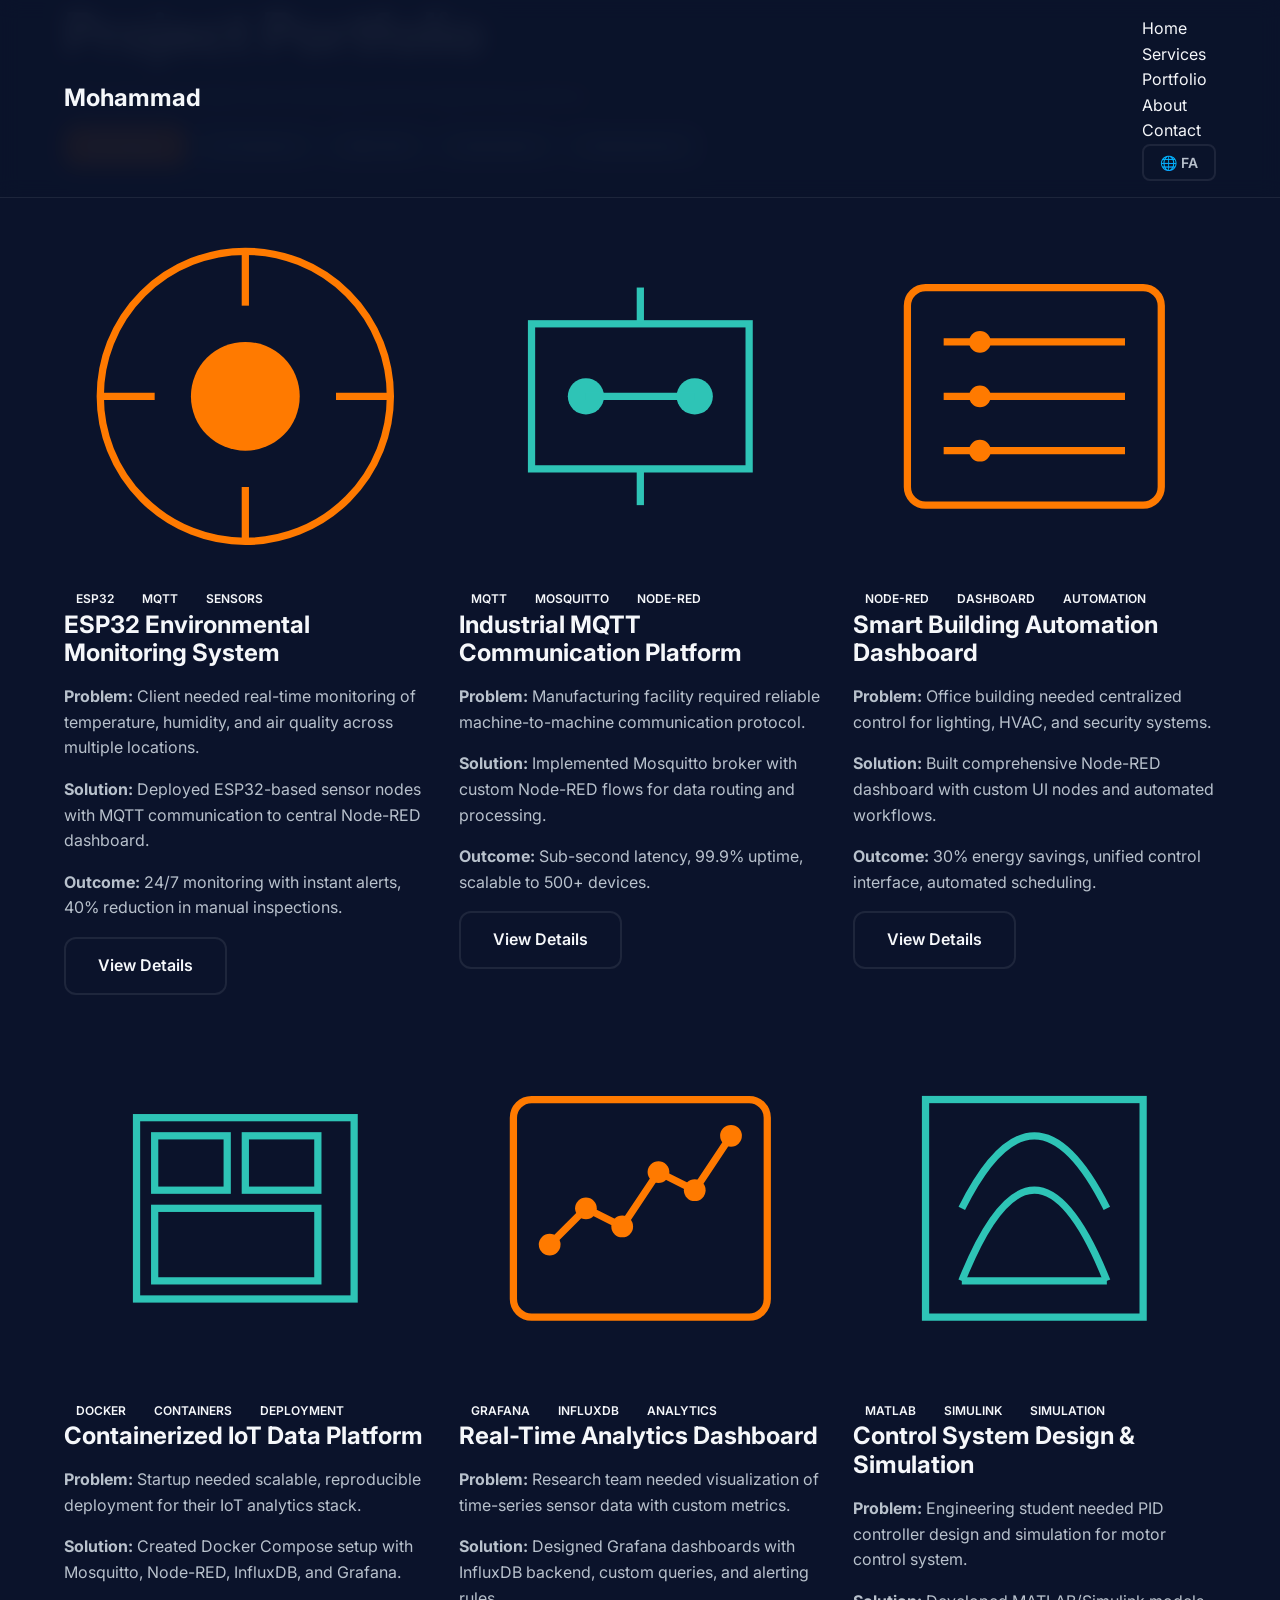
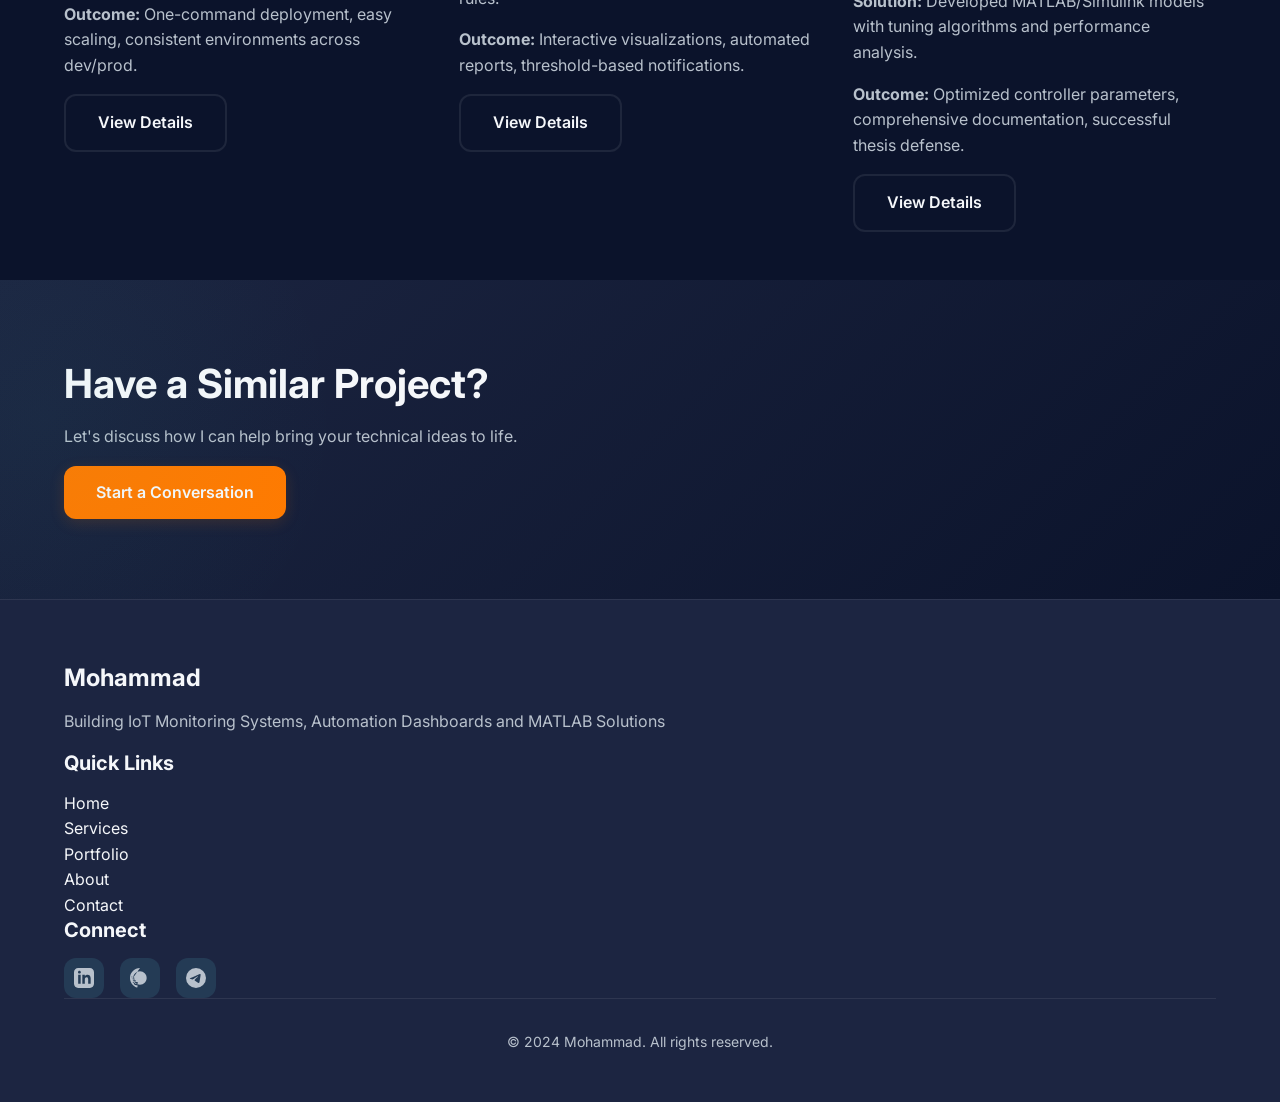
<file: pages/portfolio.html>
<!DOCTYPE html>
<html lang="en" dir="ltr">
<head>
    <meta charset="UTF-8">
    <meta name="viewport" content="width=device-width, initial-scale=1.0">
    <title data-i18n="portfolio.title">Portfolio - Mohammad | IoT & Automation Solutions</title>
    <meta name="description" data-i18n="portfolio.description" content="Explore real-world IoT monitoring systems, automation dashboards, and MATLAB solutions. Case studies showing practical engineering results.">
    
    <!-- Open Graph -->
    <meta property="og:title" content="Portfolio - Mohammad | IoT & Automation Solutions">
    <meta property="og:description" content="Explore real-world IoT monitoring systems, automation dashboards, and MATLAB solutions.">
    <meta property="og:type" content="website">
    
    <!-- Fonts -->
    <link rel="preconnect" href="https://fonts.googleapis.com">
    <link rel="preconnect" href="https://fonts.gstatic.com" crossorigin>
    <link href="https://fonts.googleapis.com/css2?family=Inter:wght@300;400;500;600;700&family=Vazirmatn:wght@300;400;500;600;700&display=swap" rel="stylesheet">
    
    <!-- Styles -->
    <link rel="stylesheet" href="../assets/css/style.css">
</head>
<body>
    <!-- Navigation -->
    <nav class="navbar">
        <div class="container nav-container">
            <a href="../index.html" class="logo">Mohammad</a>
            
            <button class="mobile-menu-btn" aria-label="Toggle menu">
                <span></span>
                <span></span>
                <span></span>
            </button>
            
            <ul class="nav-links">
                <li><a href="../index.html" data-i18n="nav.home">Home</a></li>
                <li><a href="./services.html" data-i18n="nav.services">Services</a></li>
                <li><a href="./portfolio.html" class="active" data-i18n="nav.portfolio">Portfolio</a></li>
                <li><a href="./about.html" data-i18n="nav.about">About</a></li>
                <li><a href="./contact.html" data-i18n="nav.contact">Contact</a></li>
                <li>
                    <button class="lang-switch" id="langSwitch" aria-label="Switch language">
                        <span class="lang-icon">🌐</span>
                        <span class="lang-text">FA</span>
                    </button>
                </li>
            </ul>
        </div>
    </nav>

    <!-- Hero Section -->
    <section class="page-hero">
        <div class="container">
            <h1 data-i18n="portfolio.hero.title">Project Portfolio</h1>
            <p data-i18n="portfolio.hero.subtitle">Real-world case studies demonstrating practical engineering solutions</p>
        </div>
    </section>

    <!-- Filter Section -->
    <section class="portfolio-filters">
        <div class="container">
            <div class="filter-buttons">
                <button class="filter-btn active" data-filter="all" data-i18n="portfolio.filters.all">All Projects</button>
                <button class="filter-btn" data-filter="iot" data-i18n="portfolio.filters.iot">IoT Systems</button>
                <button class="filter-btn" data-filter="matlab" data-i18n="portfolio.filters.matlab">MATLAB</button>
                <button class="filter-btn" data-filter="automation" data-i18n="portfolio.filters.automation">Automation</button>
                <button class="filter-btn" data-filter="infrastructure" data-i18n="portfolio.filters.infrastructure">Infrastructure</button>
            </div>
        </div>
    </section>

    <!-- Portfolio Grid -->
    <section class="portfolio-section">
        <div class="container">
            <div class="portfolio-grid">
                <!-- Project 1: ESP32 Sensor Monitoring -->
                <article class="project-card" data-category="iot">
                    <div class="project-image">
                        <div class="project-placeholder">
                            <svg viewBox="0 0 100 100" class="tech-icon">
                                <circle cx="50" cy="50" r="40" stroke="#FF7A00" stroke-width="2" fill="none"/>
                                <circle cx="50" cy="50" r="15" fill="#FF7A00"/>
                                <line x1="50" y1="10" x2="50" y2="25" stroke="#FF7A00" stroke-width="2"/>
                                <line x1="50" y1="75" x2="50" y2="90" stroke="#FF7A00" stroke-width="2"/>
                                <line x1="10" y1="50" x2="25" y2="50" stroke="#FF7A00" stroke-width="2"/>
                                <line x1="75" y1="50" x2="90" y2="50" stroke="#FF7A00" stroke-width="2"/>
                            </svg>
                        </div>
                    </div>
                    <div class="project-content">
                        <div class="project-tags">
                            <span class="tag">ESP32</span>
                            <span class="tag">MQTT</span>
                            <span class="tag">Sensors</span>
                        </div>
                        <h3 data-i18n="portfolio.projects.esp32.title">ESP32 Environmental Monitoring System</h3>
                        <p data-i18n="portfolio.projects.esp32.problem"><strong>Problem:</strong> Client needed real-time monitoring of temperature, humidity, and air quality across multiple locations.</p>
                        <p data-i18n="portfolio.projects.esp32.solution"><strong>Solution:</strong> Deployed ESP32-based sensor nodes with MQTT communication to central Node-RED dashboard.</p>
                        <p data-i18n="portfolio.projects.esp32.outcome"><strong>Outcome:</strong> 24/7 monitoring with instant alerts, 40% reduction in manual inspections.</p>
                        <a href="#" class="btn btn-outline" data-i18n="portfolio.projects.viewDetails">View Details</a>
                    </div>
                </article>

                <!-- Project 2: MQTT Communication Platform -->
                <article class="project-card" data-category="iot">
                    <div class="project-image">
                        <div class="project-placeholder">
                            <svg viewBox="0 0 100 100" class="tech-icon">
                                <rect x="20" y="30" width="60" height="40" stroke="#2EC4B6" stroke-width="2" fill="none"/>
                                <circle cx="35" cy="50" r="5" fill="#2EC4B6"/>
                                <circle cx="65" cy="50" r="5" fill="#2EC4B6"/>
                                <path d="M35 50 L65 50" stroke="#2EC4B6" stroke-width="2"/>
                                <path d="M50 30 L50 20" stroke="#2EC4B6" stroke-width="2"/>
                                <path d="M50 70 L50 80" stroke="#2EC4B6" stroke-width="2"/>
                            </svg>
                        </div>
                    </div>
                    <div class="project-content">
                        <div class="project-tags">
                            <span class="tag">MQTT</span>
                            <span class="tag">Mosquitto</span>
                            <span class="tag">Node-RED</span>
                        </div>
                        <h3 data-i18n="portfolio.projects.mqtt.title">Industrial MQTT Communication Platform</h3>
                        <p data-i18n="portfolio.projects.mqtt.problem"><strong>Problem:</strong> Manufacturing facility required reliable machine-to-machine communication protocol.</p>
                        <p data-i18n="portfolio.projects.mqtt.solution"><strong>Solution:</strong> Implemented Mosquitto broker with custom Node-RED flows for data routing and processing.</p>
                        <p data-i18n="portfolio.projects.mqtt.outcome"><strong>Outcome:</strong> Sub-second latency, 99.9% uptime, scalable to 500+ devices.</p>
                        <a href="#" class="btn btn-outline" data-i18n="portfolio.projects.viewDetails">View Details</a>
                    </div>
                </article>

                <!-- Project 3: Node-RED Automation Dashboard -->
                <article class="project-card" data-category="automation">
                    <div class="project-image">
                        <div class="project-placeholder">
                            <svg viewBox="0 0 100 100" class="tech-icon">
                                <rect x="15" y="20" width="70" height="60" rx="5" stroke="#FF7A00" stroke-width="2" fill="none"/>
                                <line x1="25" y1="35" x2="75" y2="35" stroke="#FF7A00" stroke-width="2"/>
                                <line x1="25" y1="50" x2="75" y2="50" stroke="#FF7A00" stroke-width="2"/>
                                <line x1="25" y1="65" x2="75" y2="65" stroke="#FF7A00" stroke-width="2"/>
                                <circle cx="35" cy="35" r="3" fill="#FF7A00"/>
                                <circle cx="35" cy="50" r="3" fill="#FF7A00"/>
                                <circle cx="35" cy="65" r="3" fill="#FF7A00"/>
                            </svg>
                        </div>
                    </div>
                    <div class="project-content">
                        <div class="project-tags">
                            <span class="tag">Node-RED</span>
                            <span class="tag">Dashboard</span>
                            <span class="tag">Automation</span>
                        </div>
                        <h3 data-i18n="portfolio.projects.nodered.title">Smart Building Automation Dashboard</h3>
                        <p data-i18n="portfolio.projects.nodered.problem"><strong>Problem:</strong> Office building needed centralized control for lighting, HVAC, and security systems.</p>
                        <p data-i18n="portfolio.projects.nodered.solution"><strong>Solution:</strong> Built comprehensive Node-RED dashboard with custom UI nodes and automated workflows.</p>
                        <p data-i18n="portfolio.projects.nodered.outcome"><strong>Outcome:</strong> 30% energy savings, unified control interface, automated scheduling.</p>
                        <a href="#" class="btn btn-outline" data-i18n="portfolio.projects.viewDetails">View Details</a>
                    </div>
                </article>

                <!-- Project 4: Dockerized IoT Platform -->
                <article class="project-card" data-category="infrastructure">
                    <div class="project-image">
                        <div class="project-placeholder">
                            <svg viewBox="0 0 100 100" class="tech-icon">
                                <rect x="20" y="25" width="60" height="50" stroke="#2EC4B6" stroke-width="2" fill="none"/>
                                <rect x="25" y="30" width="20" height="15" stroke="#2EC4B6" stroke-width="2" fill="none"/>
                                <rect x="50" y="30" width="20" height="15" stroke="#2EC4B6" stroke-width="2" fill="none"/>
                                <rect x="25" y="50" width="45" height="20" stroke="#2EC4B6" stroke-width="2" fill="none"/>
                            </svg>
                        </div>
                    </div>
                    <div class="project-content">
                        <div class="project-tags">
                            <span class="tag">Docker</span>
                            <span class="tag">Containers</span>
                            <span class="tag">Deployment</span>
                        </div>
                        <h3 data-i18n="portfolio.projects.docker.title">Containerized IoT Data Platform</h3>
                        <p data-i18n="portfolio.projects.docker.problem"><strong>Problem:</strong> Startup needed scalable, reproducible deployment for their IoT analytics stack.</p>
                        <p data-i18n="portfolio.projects.docker.solution"><strong>Solution:</strong> Created Docker Compose setup with Mosquitto, Node-RED, InfluxDB, and Grafana.</p>
                        <p data-i18n="portfolio.projects.docker.outcome"><strong>Outcome:</strong> One-command deployment, easy scaling, consistent environments across dev/prod.</p>
                        <a href="#" class="btn btn-outline" data-i18n="portfolio.projects.viewDetails">View Details</a>
                    </div>
                </article>

                <!-- Project 5: Grafana Analytics Dashboard -->
                <article class="project-card" data-category="automation">
                    <div class="project-image">
                        <div class="project-placeholder">
                            <svg viewBox="0 0 100 100" class="tech-icon">
                                <rect x="15" y="20" width="70" height="60" rx="5" stroke="#FF7A00" stroke-width="2" fill="none"/>
                                <polyline points="25,60 35,50 45,55 55,40 65,45 75,30" stroke="#FF7A00" stroke-width="2" fill="none"/>
                                <circle cx="25" cy="60" r="3" fill="#FF7A00"/>
                                <circle cx="35" cy="50" r="3" fill="#FF7A00"/>
                                <circle cx="45" cy="55" r="3" fill="#FF7A00"/>
                                <circle cx="55" cy="40" r="3" fill="#FF7A00"/>
                                <circle cx="65" cy="45" r="3" fill="#FF7A00"/>
                                <circle cx="75" cy="30" r="3" fill="#FF7A00"/>
                            </svg>
                        </div>
                    </div>
                    <div class="project-content">
                        <div class="project-tags">
                            <span class="tag">Grafana</span>
                            <span class="tag">InfluxDB</span>
                            <span class="tag">Analytics</span>
                        </div>
                        <h3 data-i18n="portfolio.projects.grafana.title">Real-Time Analytics Dashboard</h3>
                        <p data-i18n="portfolio.projects.grafana.problem"><strong>Problem:</strong> Research team needed visualization of time-series sensor data with custom metrics.</p>
                        <p data-i18n="portfolio.projects.grafana.solution"><strong>Solution:</strong> Designed Grafana dashboards with InfluxDB backend, custom queries, and alerting rules.</p>
                        <p data-i18n="portfolio.projects.grafana.outcome"><strong>Outcome:</strong> Interactive visualizations, automated reports, threshold-based notifications.</p>
                        <a href="#" class="btn btn-outline" data-i18n="portfolio.projects.viewDetails">View Details</a>
                    </div>
                </article>

                <!-- Project 6: MATLAB Engineering Simulations -->
                <article class="project-card" data-category="matlab">
                    <div class="project-image">
                        <div class="project-placeholder">
                            <svg viewBox="0 0 100 100" class="tech-icon">
                                <rect x="20" y="20" width="60" height="60" stroke="#2EC4B6" stroke-width="2" fill="none"/>
                                <path d="M30 70 Q50 20 70 70" stroke="#2EC4B6" stroke-width="2" fill="none"/>
                                <path d="M30 50 Q50 10 70 50" stroke="#2EC4B6" stroke-width="2" fill="none"/>
                                <line x1="30" y1="70" x2="70" y2="70" stroke="#2EC4B6" stroke-width="2"/>
                            </svg>
                        </div>
                    </div>
                    <div class="project-content">
                        <div class="project-tags">
                            <span class="tag">MATLAB</span>
                            <span class="tag">Simulink</span>
                            <span class="tag">Simulation</span>
                        </div>
                        <h3 data-i18n="portfolio.projects.matlab.title">Control System Design & Simulation</h3>
                        <p data-i18n="portfolio.projects.matlab.problem"><strong>Problem:</strong> Engineering student needed PID controller design and simulation for motor control system.</p>
                        <p data-i18n="portfolio.projects.matlab.solution"><strong>Solution:</strong> Developed MATLAB/Simulink models with tuning algorithms and performance analysis.</p>
                        <p data-i18n="portfolio.projects.matlab.outcome"><strong>Outcome:</strong> Optimized controller parameters, comprehensive documentation, successful thesis defense.</p>
                        <a href="#" class="btn btn-outline" data-i18n="portfolio.projects.viewDetails">View Details</a>
                    </div>
                </article>
            </div>
        </div>
    </section>

    <!-- CTA Section -->
    <section class="cta-section">
        <div class="container">
            <h2 data-i18n="portfolio.cta.title">Have a Similar Project?</h2>
            <p data-i18n="portfolio.cta.text">Let's discuss how I can help bring your technical ideas to life.</p>
            <a href="contact.html" class="btn btn-primary" data-i18n="portfolio.cta.button">Start a Conversation</a>
        </div>
    </section>

    <!-- Footer -->
    <footer class="footer">
        <div class="container">
            <div class="footer-content">
                <div class="footer-section">
                    <h3>Mohammad</h3>
                    <p data-i18n="footer.tagline">Building IoT Monitoring Systems, Automation Dashboards and MATLAB Solutions</p>
                </div>
                <div class="footer-section">
                    <h4 data-i18n="footer.quickLinks">Quick Links</h4>
                    <ul>
                        <li><a href="../index.html" data-i18n="nav.home">Home</a></li>
                        <li><a href="./services.html" data-i18n="nav.services">Services</a></li>
                        <li><a href="./portfolio.html" data-i18n="nav.portfolio">Portfolio</a></li>
                        <li><a href="./about.html" data-i18n="nav.about">About</a></li>
                        <li><a href="./contact.html" data-i18n="nav.contact">Contact</a></li>
                    </ul>
                </div>
                <div class="footer-section">
                    <h4 data-i18n="footer.connect">Connect</h4>
                    <div class="social-links">
                        <a href="https://linkedin.com/in/yourprofile" target="_blank" rel="noopener" aria-label="LinkedIn">
                            <svg viewBox="0 0 24 24" fill="currentColor"><path d="M19 0h-14c-2.761 0-5 2.239-5 5v14c0 2.761 2.239 5 5 5h14c2.762 0 5-2.239 5-5v-14c0-2.761-2.238-5-5-5zm-11 19h-3v-11h3v11zm-1.5-12.268c-.966 0-1.75-.79-1.75-1.764s.784-1.764 1.75-1.764 1.75.79 1.75 1.764-.783 1.764-1.75 1.764zm13.5 12.268h-3v-5.604c0-3.368-4-3.113-4 0v5.604h-3v-11h3v1.765c1.396-2.586 7-2.777 7 2.476v6.759z"/></svg>
                        </a>
                        <a href="https://github.com/yourusername" target="_blank" rel="noopener" aria-label="GitHub">
                            <svg viewBox="0 0 24 24" fill="currentColor"><path d="M12 0c-6.626 0-12 5.373-12 12 0 5.302 3.438 9.8 8.207 11.387.599.111.793-.261.793-.577v-2.234c-3.338.726-4.033-1.416-4.033-1.416-.546-1.387-1.333-1.756-1.333-1.756-1.089-.745.083-.729.083-.729 1.205.084 1.839 1.237 1.839 1.237 1.07 1.834 2.807 1.304 3.492.997.107-.775.418-1.305.762-1.604-2.665-.305-5.467-1.334-5.467-1.334-.438-.271-.79-.896-.79-.896-.647-.443.048-.434.048-.434.716.05 1.093.735 1.093.735.638 1.094 1.673.779 2.08.594.064-.463.25-.779.452-.958-2.235-.254-4.584-1.118-4.584-1.118-.44-.355-.048-.434-.048-.434.486.044.907.498.907.498.529.908 1.411.647 1.755.496.054-.383.207-.648.389-.797-1.575-.179-3.231-.787-3.231-.787-.427-.355-.048-.434-.048-.434.473.043.898.488.898.488.519.892 1.396.636 1.739.485.065-.464.252-.78.455-.966-1.607-.183-3.295-.796-3.295-.796-.432-.355-.048-.434-.048-.434.479.044.903.492.903.492.527.905 1.408.646 1.75.493.066-.464.253-.78.456-.966-1.584-.182-3.278-.793-3.278-.793-.43-.355-.048-.434-.048-.434.476.043.901.491.901.491.526.904 1.407.645 1.749.492.067-.464.254-.78.457-.966zM12 20c-4.418 0-8-3.582-8-8s3.582-8 8-8 8 3.582 8 8-3.582 8-8 8z"/></svg>
                        </a>
                        <a href="https://t.me/yourusername" target="_blank" rel="noopener" aria-label="Telegram">
                            <svg viewBox="0 0 24 24" fill="currentColor"><path d="M11.944 0A12 12 0 0 0 0 12a12 12 0 0 0 12 12 12 12 0 0 0 12-12A12 12 0 0 0 12 0a12 12 0 0 0-.056 0zm4.962 7.224c.1-.002.321.023.465.14a.506.506 0 0 1 .171.325c.016.093.036.306.02.472-.18 1.898-.962 6.502-1.36 8.627-.168.9-.499 1.201-.82 1.23-.696.065-1.225-.46-1.9-.902-1.056-.693-1.653-1.124-2.678-1.8-1.185-.78-.417-1.21.258-1.91.177-.184 3.247-2.977 3.307-3.23.007-.032.014-.15-.056-.212s-.174-.041-.249-.024c-.106.024-1.793 1.14-5.061 3.345-.48.33-.913.49-1.302.48-.428-.008-1.252-.241-1.865-.44-.752-.245-1.349-.374-1.297-.789.027-.216.325-.437.893-.663 3.498-1.524 5.83-2.529 6.998-3.014 3.332-1.386 4.025-1.627 4.476-1.635z"/></svg>
                        </a>
                    </div>
                </div>
            </div>
            <div class="footer-bottom">
                <p>&copy; 2024 Mohammad. <span data-i18n="footer.rights">All rights reserved.</span></p>
            </div>
        </div>
    </footer>

    <script src="../assets/js/main.js"></script>
</body>
</html>
</file>
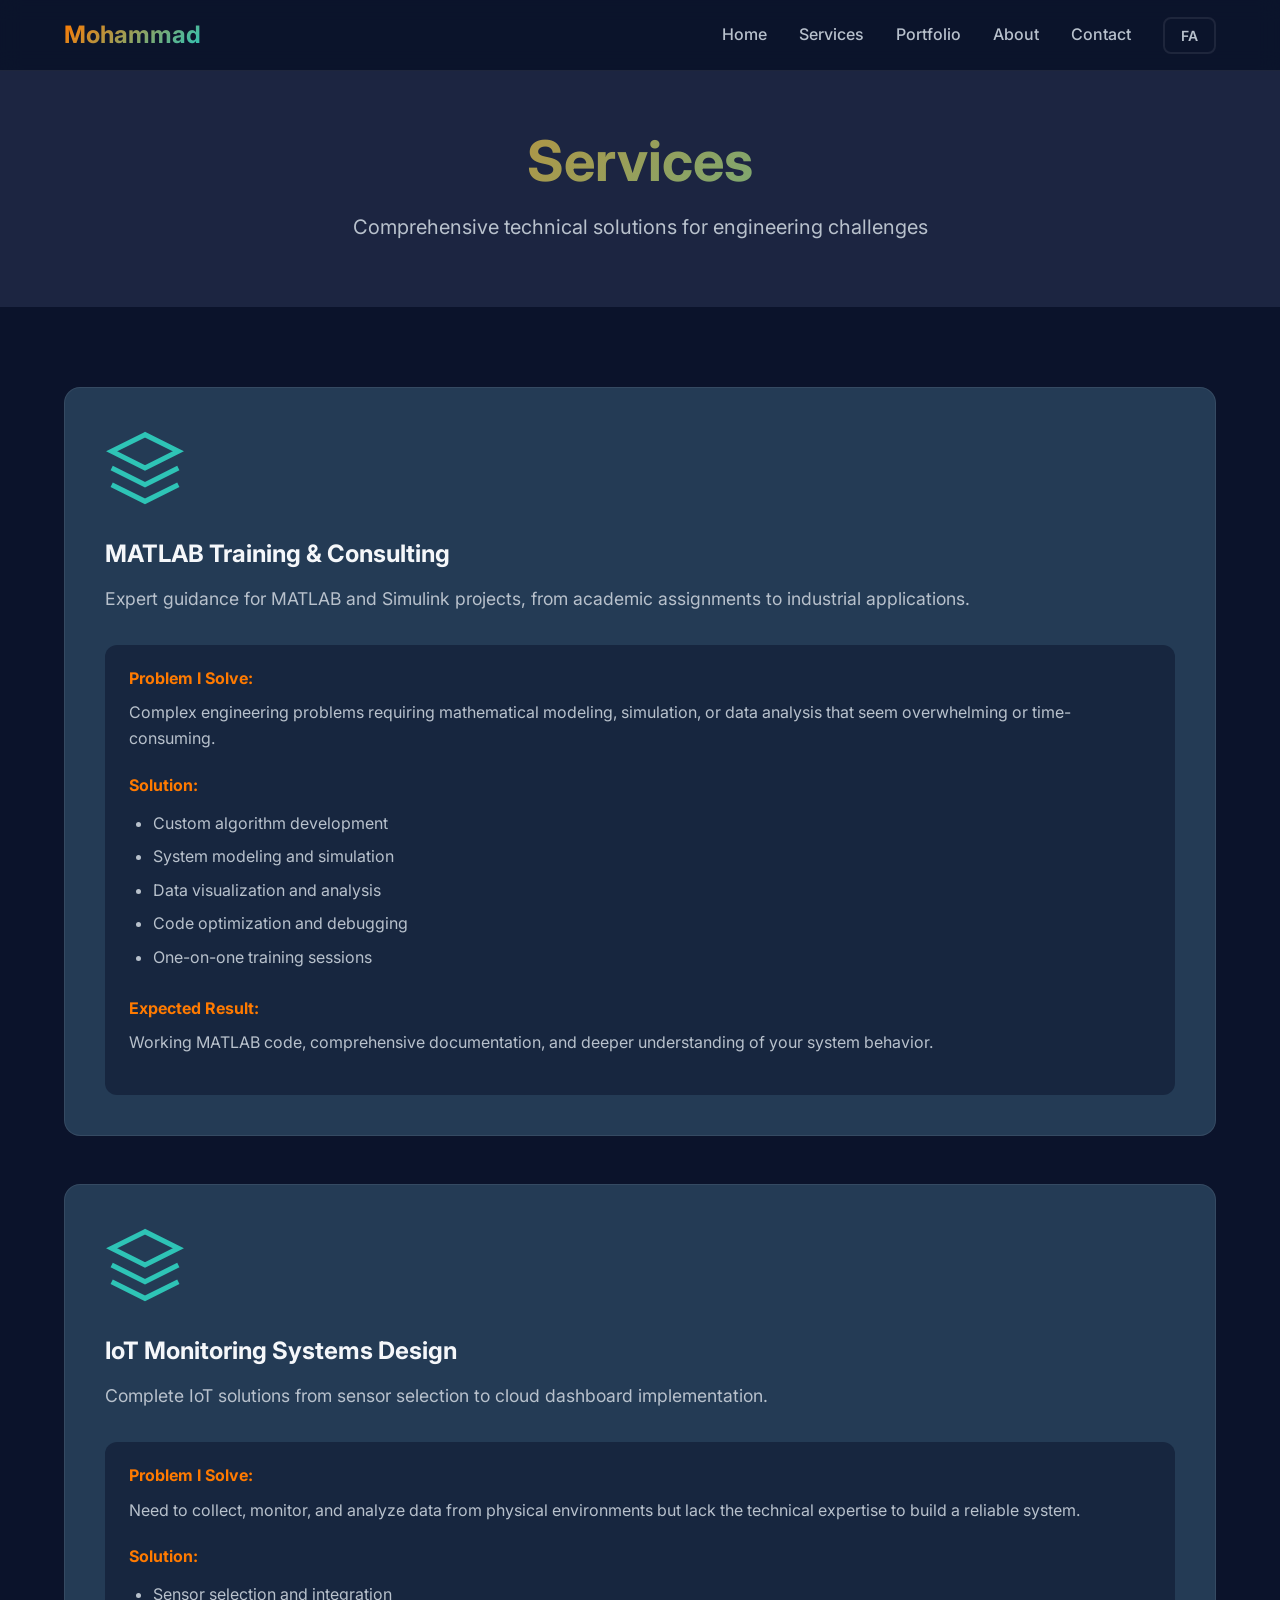
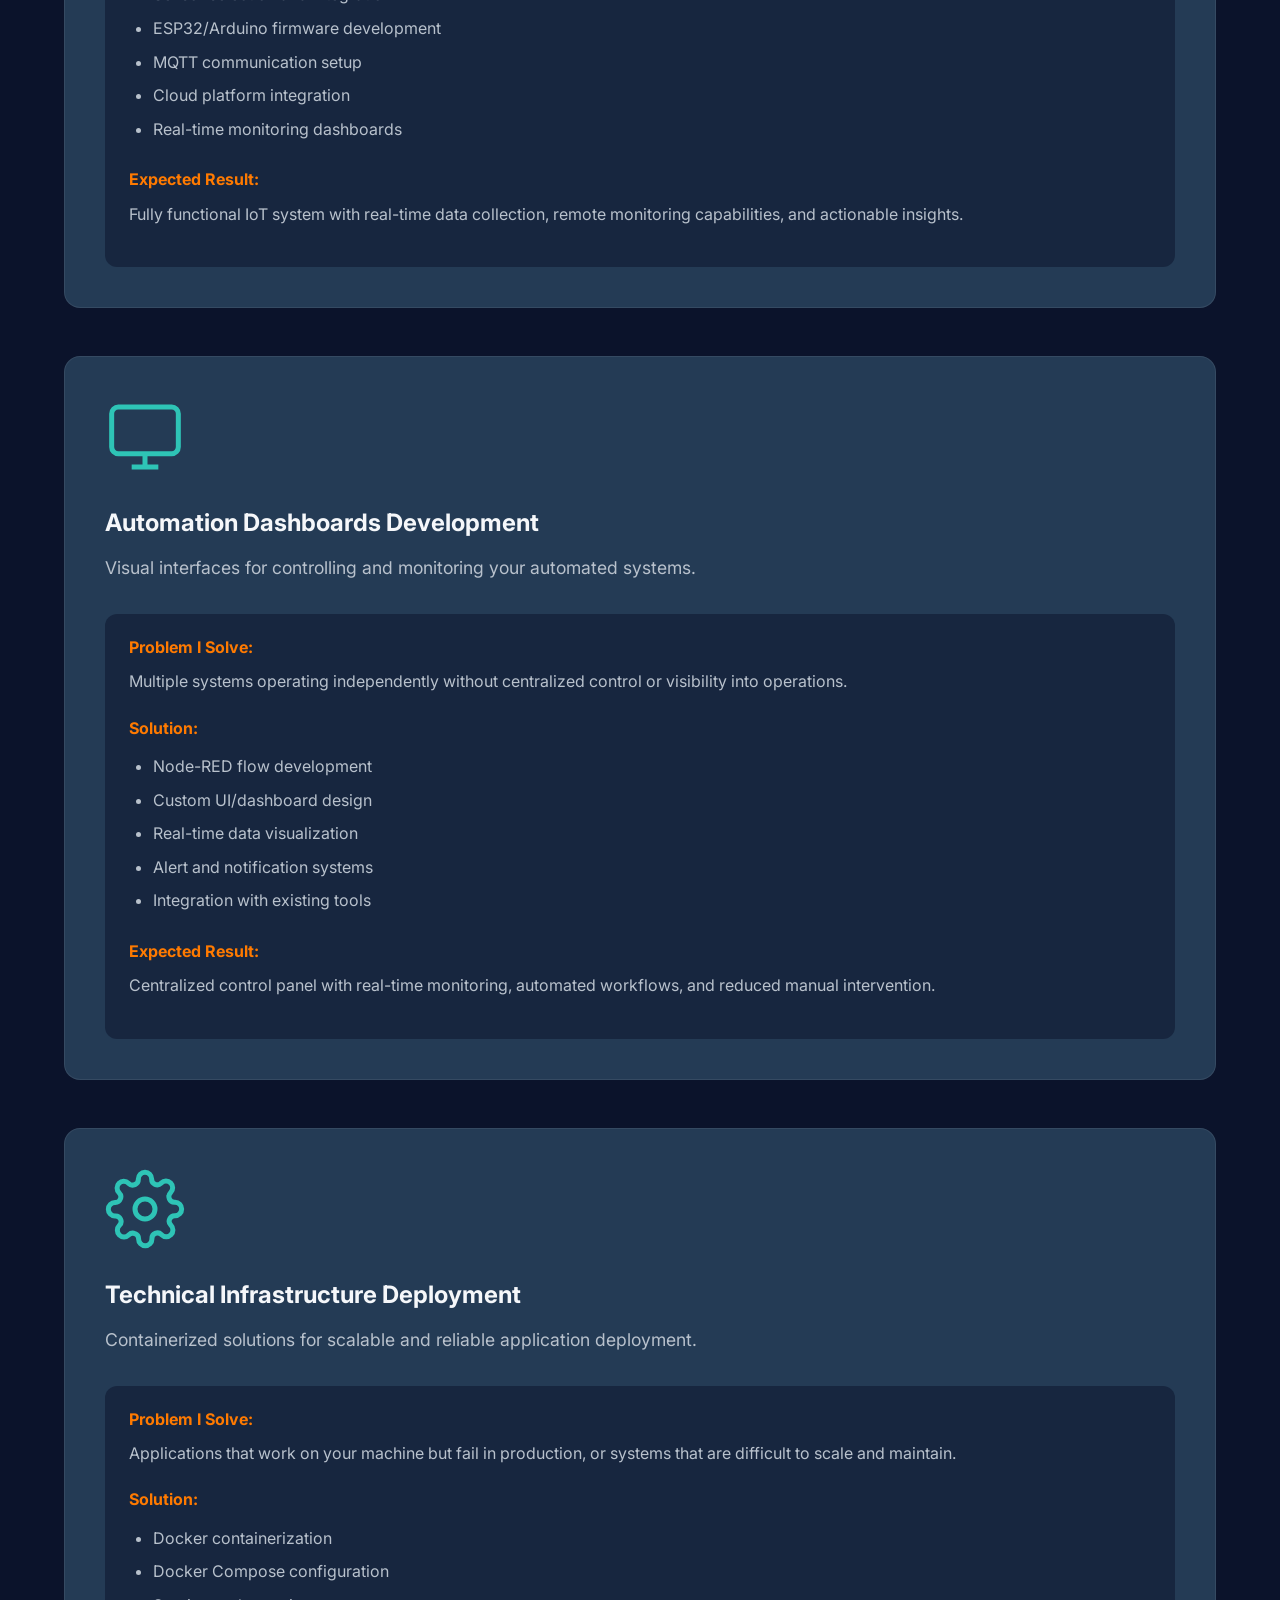
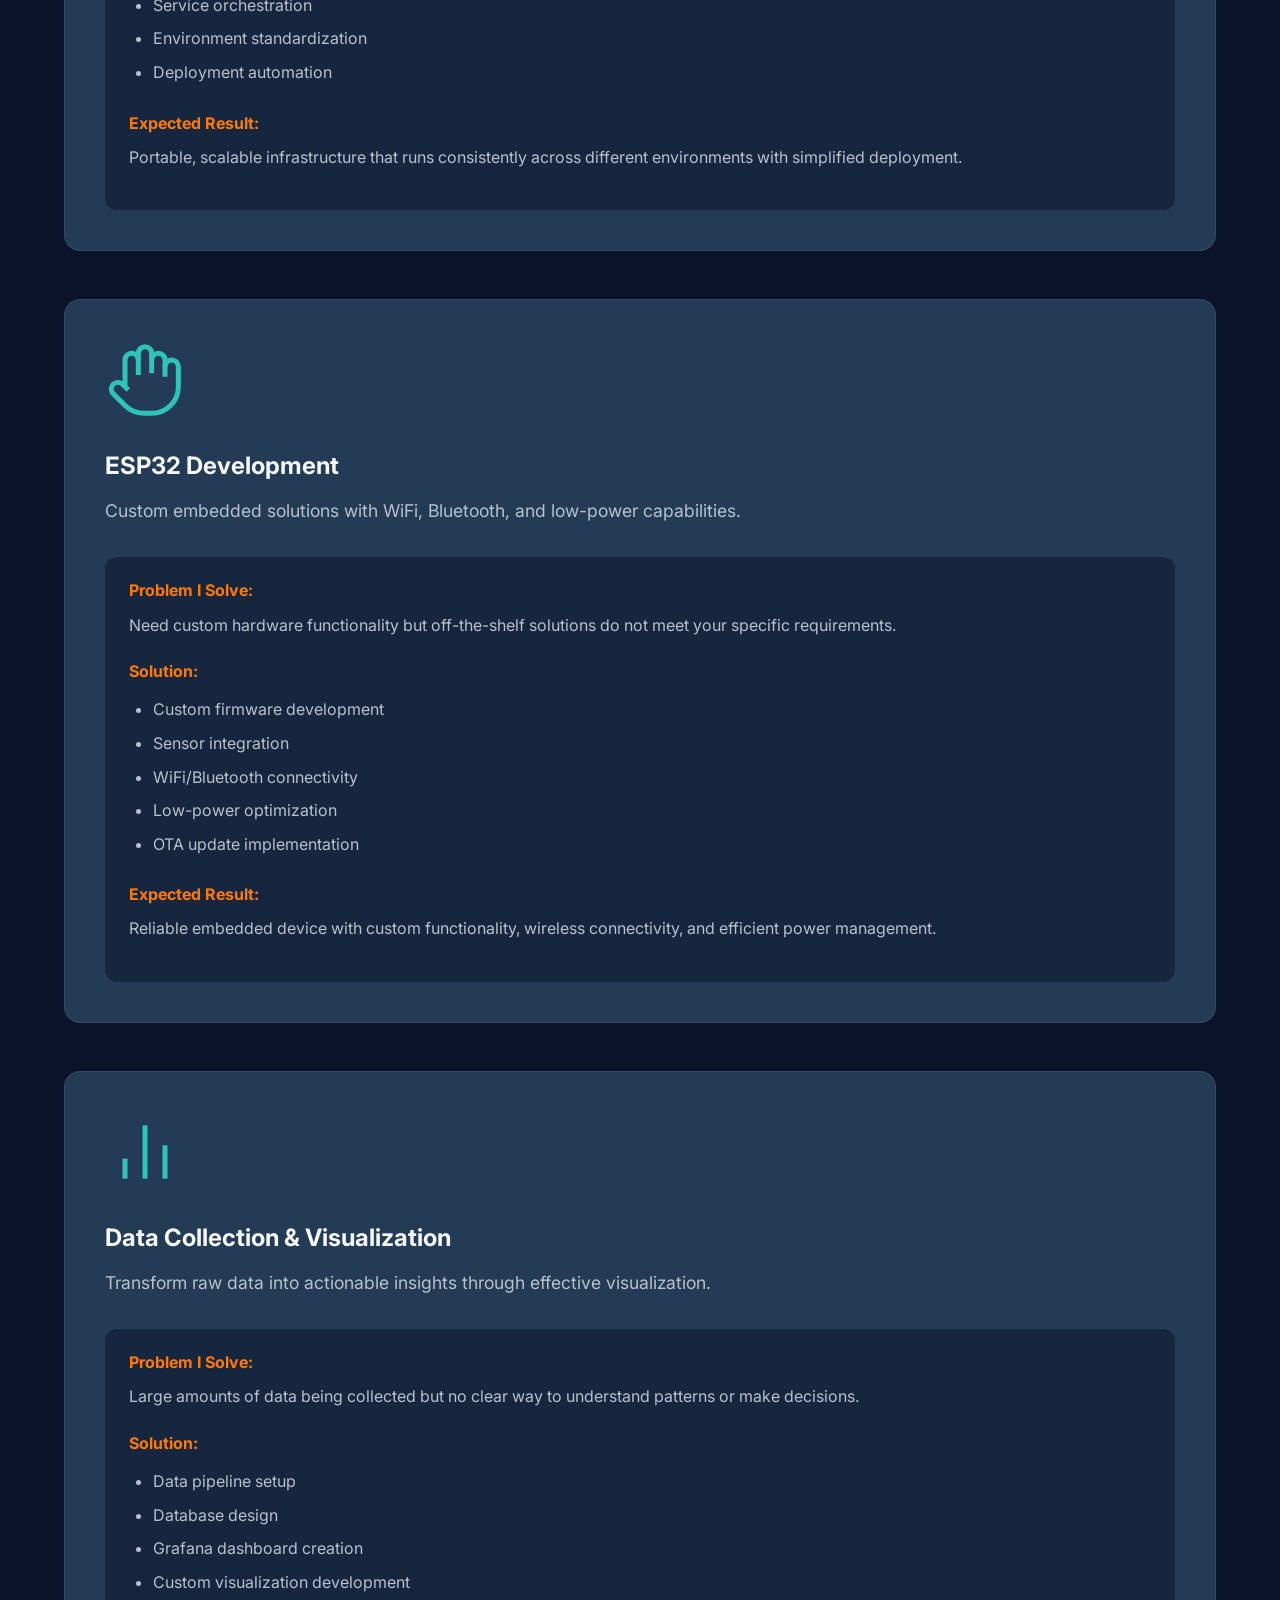
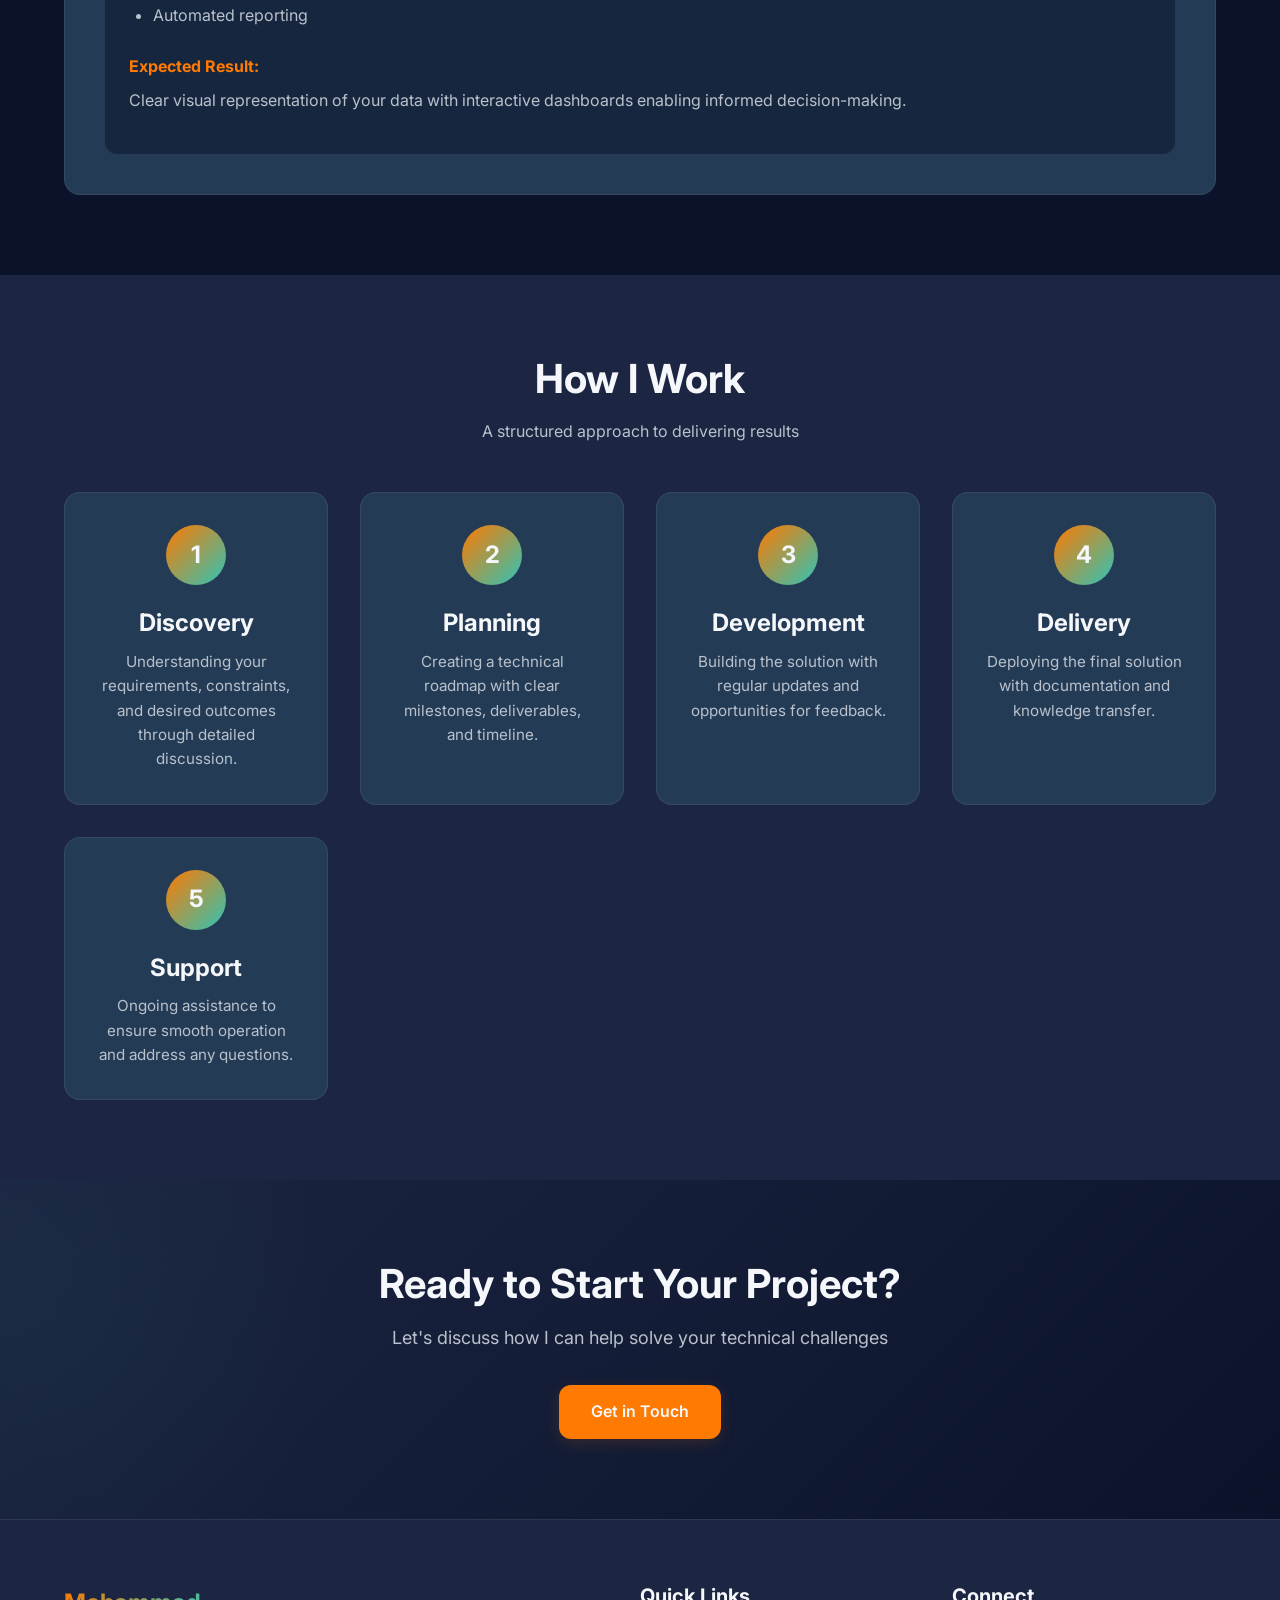
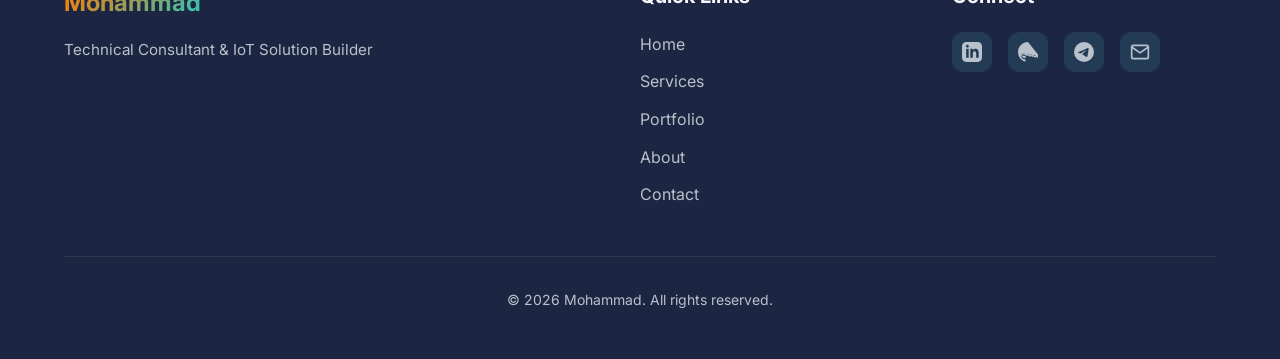
<file: pages/services.html>
<!DOCTYPE html>
<html lang="en" dir="ltr">
<head>
    <meta charset="UTF-8">
    <meta name="viewport" content="width=device-width, initial-scale=1.0">
    
    <!-- SEO Meta Tags -->
    <title>Services | Mohammad - IoT & MATLAB Solutions</title>
    <meta name="description" content="Professional IoT monitoring systems, MATLAB consulting, automation dashboards and technical infrastructure deployment services.">
    <meta name="keywords" content="IoT Services, MATLAB Consulting, Node-RED, Automation, Dashboard Development, ESP32, Docker">
    
    <!-- Open Graph Tags -->
    <meta property="og:title" content="Services | Mohammad - IoT & MATLAB Solutions">
    <meta property="og:description" content="Professional IoT monitoring systems, MATLAB consulting, automation dashboards and technical infrastructure deployment services.">
    <meta property="og:type" content="website">
    
    <!-- Fonts -->
    <link rel="preconnect" href="https://fonts.googleapis.com">
    <link rel="preconnect" href="https://fonts.gstatic.com" crossorigin>
    <link href="https://fonts.googleapis.com/css2?family=Inter:wght@400;500;600;700&family=Vazirmatn:wght@400;500;600;700&display=swap" rel="stylesheet">
    
    <!-- Stylesheets -->
    <link rel="stylesheet" href="../assets/css/style.css">
</head>
<body>
    <!-- Navigation -->
    <nav class="navbar" id="navbar">
        <div class="container nav-container">
            <a href="../index.html" class="logo">
                <span class="logo-text">Mohammad</span>
            </a>
            
            <button class="nav-toggle" id="navToggle" aria-label="Toggle navigation">
                <span></span>
                <span></span>
                <span></span>
            </button>
            
            <ul class="nav-menu" id="navMenu">
                <li><a href="../index.html" class="nav-link" data-translate="nav.home">Home</a></li>
                <li><a href="./services.html" class="nav-link active" data-translate="nav.services">Services</a></li>
                <li><a href="./portfolio.html" class="nav-link" data-translate="nav.portfolio">Portfolio</a></li>
                <li><a href="./about.html" class="nav-link" data-translate="nav.about">About</a></li>
                <li><a href="./contact.html" class="nav-link" data-translate="nav.contact">Contact</a></li>
                <li>
                    <button class="lang-switch" id="langSwitch" aria-label="Switch language">
                        <span class="lang-current">FA</span>
                    </button>
                </li>
            </ul>
        </div>
    </nav>

    <!-- Page Header -->
    <section class="page-header">
        <div class="container">
            <h1 data-translate="services.pageTitle">Services</h1>
            <p data-translate="services.pageSubtitle">Comprehensive technical solutions for engineering challenges</p>
        </div>
    </section>

    <!-- All Services Section -->
    <section class="services-full" id="servicesFull">
        <div class="container">
            <div class="services-grid-full">
                <!-- Service 1 -->
                <div class="service-card-full reveal">
                    <div class="service-icon-large">
                        <svg viewBox="0 0 24 24" fill="none" stroke="currentColor" stroke-width="1.5">
                            <polygon points="12 2 2 7 12 12 22 7 12 2"/>
                            <polyline points="2 17 12 22 22 17"/>
                            <polyline points="2 12 12 17 22 12"/>
                        </svg>
                    </div>
                    <div class="service-content-full">
                        <h3 data-translate="services.full.matlab.title">MATLAB Training & Consulting</h3>
                        <p data-translate="services.full.matlab.desc">Expert guidance for MATLAB and Simulink projects, from academic assignments to industrial applications.</p>
                        
                        <div class="service-details">
                            <h4 data-translate="services.full.problem">Problem I Solve:</h4>
                            <p data-translate="services.full.matlab.problem">Complex engineering problems requiring mathematical modeling, simulation, or data analysis that seem overwhelming or time-consuming.</p>
                            
                            <h4 data-translate="services.full.solution">Solution:</h4>
                            <ul>
                                <li data-translate="services.full.matlab.solution1">Custom algorithm development</li>
                                <li data-translate="services.full.matlab.solution2">System modeling and simulation</li>
                                <li data-translate="services.full.matlab.solution3">Data visualization and analysis</li>
                                <li data-translate="services.full.matlab.solution4">Code optimization and debugging</li>
                                <li data-translate="services.full.matlab.solution5">One-on-one training sessions</li>
                            </ul>
                            
                            <h4 data-translate="services.full.result">Expected Result:</h4>
                            <p data-translate="services.full.matlab.result">Working MATLAB code, comprehensive documentation, and deeper understanding of your system's behavior.</p>
                        </div>
                    </div>
                </div>
                
                <!-- Service 2 -->
                <div class="service-card-full reveal">
                    <div class="service-icon-large">
                        <svg viewBox="0 0 24 24" fill="none" stroke="currentColor" stroke-width="1.5">
                            <path d="M12 2L2 7l10 5 10-5-10-5zM2 17l10 5 10-5M2 12l10 5 10-5"/>
                        </svg>
                    </div>
                    <div class="service-content-full">
                        <h3 data-translate="services.full.iot.title">IoT Monitoring Systems Design</h3>
                        <p data-translate="services.full.iot.desc">Complete IoT solutions from sensor selection to cloud dashboard implementation.</p>
                        
                        <div class="service-details">
                            <h4 data-translate="services.full.problem">Problem I Solve:</h4>
                            <p data-translate="services.full.iot.problem">Need to collect, monitor, and analyze data from physical environments but lack the technical expertise to build a reliable system.</p>
                            
                            <h4 data-translate="services.full.solution">Solution:</h4>
                            <ul data-translate="services.full.iot.solution">
                                <li>Sensor selection and integration</li>
                                <li>ESP32/Arduino firmware development</li>
                                <li>MQTT communication setup</li>
                                <li>Cloud platform integration</li>
                                <li>Real-time monitoring dashboards</li>
                            </ul>
                            
                            <h4 data-translate="services.full.result">Expected Result:</h4>
                            <p data-translate="services.full.iot.result">Fully functional IoT system with real-time data collection, remote monitoring capabilities, and actionable insights.</p>
                        </div>
                    </div>
                </div>
                
                <!-- Service 3 -->
                <div class="service-card-full reveal">
                    <div class="service-icon-large">
                        <svg viewBox="0 0 24 24" fill="none" stroke="currentColor" stroke-width="1.5">
                            <rect x="2" y="3" width="20" height="14" rx="2"/>
                            <line x1="8" y1="21" x2="16" y2="21"/>
                            <line x1="12" y1="17" x2="12" y2="21"/>
                        </svg>
                    </div>
                    <div class="service-content-full">
                        <h3 data-translate="services.full.dashboard.title">Automation Dashboards Development</h3>
                        <p data-translate="services.full.dashboard.desc">Visual interfaces for controlling and monitoring your automated systems.</p>
                        
                        <div class="service-details">
                            <h4 data-translate="services.full.problem">Problem I Solve:</h4>
                            <p data-translate="services.full.dashboard.problem">Multiple systems operating independently without centralized control or visibility into operations.</p>
                            
                            <h4 data-translate="services.full.solution">Solution:</h4>
                            <ul data-translate="services.full.dashboard.solution">
                                <li>Node-RED flow development</li>
                                <li>Custom UI/dashboard design</li>
                                <li>Real-time data visualization</li>
                                <li>Alert and notification systems</li>
                                <li>Integration with existing tools</li>
                            </ul>
                            
                            <h4 data-translate="services.full.result">Expected Result:</h4>
                            <p data-translate="services.full.dashboard.result">Centralized control panel with real-time monitoring, automated workflows, and reduced manual intervention.</p>
                        </div>
                    </div>
                </div>
                
                <!-- Service 4 -->
                <div class="service-card-full reveal">
                    <div class="service-icon-large">
                        <svg viewBox="0 0 24 24" fill="none" stroke="currentColor" stroke-width="1.5">
                            <circle cx="12" cy="12" r="3"/>
                            <path d="M19.4 15a1.65 1.65 0 0 0 .33 1.82l.06.06a2 2 0 0 1 0 2.83 2 2 0 0 1-2.83 0l-.06-.06a1.65 1.65 0 0 0-1.82-.33 1.65 1.65 0 0 0-1 1.51V21a2 2 0 0 1-2 2 2 2 0 0 1-2-2v-.09A1.65 1.65 0 0 0 9 19.4a1.65 1.65 0 0 0-1.82.33l-.06.06a2 2 0 0 1-2.83 0 2 2 0 0 1 0-2.83l.06-.06a1.65 1.65 0 0 0 .33-1.82 1.65 1.65 0 0 0-1.51-1H3a2 2 0 0 1-2-2 2 2 0 0 1 2-2h.09A1.65 1.65 0 0 0 4.6 9a1.65 1.65 0 0 0-.33-1.82l-.06-.06a2 2 0 0 1 0-2.83 2 2 0 0 1 2.83 0l.06.06a1.65 1.65 0 0 0 1.82.33H9a1.65 1.65 0 0 0 1-1.51V3a2 2 0 0 1 2-2 2 2 0 0 1 2 2v.09a1.65 1.65 0 0 0 1 1.51 1.65 1.65 0 0 0 1.82-.33l.06-.06a2 2 0 0 1 2.83 0 2 2 0 0 1 0 2.83l-.06.06a1.65 1.65 0 0 0-.33 1.82V9a1.65 1.65 0 0 0 1.51 1H21a2 2 0 0 1 2 2 2 2 0 0 1-2 2h-.09a1.65 1.65 0 0 0-1.51 1z"/>
                        </svg>
                    </div>
                    <div class="service-content-full">
                        <h3 data-translate="services.full.docker.title">Technical Infrastructure Deployment</h3>
                        <p data-translate="services.full.docker.desc">Containerized solutions for scalable and reliable application deployment.</p>
                        
                        <div class="service-details">
                            <h4 data-translate="services.full.problem">Problem I Solve:</h4>
                            <p data-translate="services.full.docker.problem">Applications that work on your machine but fail in production, or systems that are difficult to scale and maintain.</p>
                            
                            <h4 data-translate="services.full.solution">Solution:</h4>
                            <ul data-translate="services.full.docker.solution">
                                <li>Docker containerization</li>
                                <li>Docker Compose configuration</li>
                                <li>Service orchestration</li>
                                <li>Environment standardization</li>
                                <li>Deployment automation</li>
                            </ul>
                            
                            <h4 data-translate="services.full.result">Expected Result:</h4>
                            <p data-translate="services.full.docker.result">Portable, scalable infrastructure that runs consistently across different environments with simplified deployment.</p>
                        </div>
                    </div>
                </div>
                
                <!-- Service 5 -->
                <div class="service-card-full reveal">
                    <div class="service-icon-large">
                        <svg viewBox="0 0 24 24" fill="none" stroke="currentColor" stroke-width="1.5">
                            <path d="M18 11V6a2 2 0 0 0-2-2v0a2 2 0 0 0-2 2v0"/>
                            <path d="M14 10V4a2 2 0 0 0-2-2v0a2 2 0 0 0-2 2v2"/>
                            <path d="M10 10.5V6a2 2 0 0 0-2-2v0a2 2 0 0 0-2 2v8"/>
                            <path d="M18 8a2 2 0 1 1 4 0v6a8 8 0 0 1-8 8h-2c-2.8 0-4.5-.86-5.99-2.34l-3.6-3.6a2 2 0 0 1 2.83-2.82L7 15"/>
                        </svg>
                    </div>
                    <div class="service-content-full">
                        <h3 data-translate="services.full.esp32.title">ESP32 Development</h3>
                        <p data-translate="services.full.esp32.desc">Custom embedded solutions with WiFi, Bluetooth, and low-power capabilities.</p>
                        
                        <div class="service-details">
                            <h4 data-translate="services.full.problem">Problem I Solve:</h4>
                            <p data-translate="services.full.esp32.problem">Need custom hardware functionality but off-the-shelf solutions don't meet your specific requirements.</p>
                            
                            <h4 data-translate="services.full.solution">Solution:</h4>
                            <ul data-translate="services.full.esp32.solution">
                                <li>Custom firmware development</li>
                                <li>Sensor integration</li>
                                <li>WiFi/Bluetooth connectivity</li>
                                <li>Low-power optimization</li>
                                <li>OTA update implementation</li>
                            </ul>
                            
                            <h4 data-translate="services.full.result">Expected Result:</h4>
                            <p data-translate="services.full.esp32.result">Reliable embedded device with custom functionality, wireless connectivity, and efficient power management.</p>
                        </div>
                    </div>
                </div>
                
                <!-- Service 6 -->
                <div class="service-card-full reveal">
                    <div class="service-icon-large">
                        <svg viewBox="0 0 24 24" fill="none" stroke="currentColor" stroke-width="1.5">
                            <line x1="18" y1="20" x2="18" y2="10"/>
                            <line x1="12" y1="20" x2="12" y2="4"/>
                            <line x1="6" y1="20" x2="6" y2="14"/>
                        </svg>
                    </div>
                    <div class="service-content-full">
                        <h3 data-translate="services.full.dataviz.title">Data Collection & Visualization</h3>
                        <p data-translate="services.full.dataviz.desc">Transform raw data into actionable insights through effective visualization.</p>
                        
                        <div class="service-details">
                            <h4 data-translate="services.full.problem">Problem I Solve:</h4>
                            <p data-translate="services.full.dataviz.problem">Large amounts of data being collected but no clear way to understand patterns or make decisions.</p>
                            
                            <h4 data-translate="services.full.solution">Solution:</h4>
                            <ul data-translate="services.full.dataviz.solution">
                                <li>Data pipeline setup</li>
                                <li>Database design</li>
                                <li>Grafana dashboard creation</li>
                                <li>Custom visualization development</li>
                                <li>Automated reporting</li>
                            </ul>
                            
                            <h4 data-translate="services.full.result">Expected Result:</h4>
                            <p data-translate="services.full.dataviz.result">Clear visual representation of your data with interactive dashboards enabling informed decision-making.</p>
                        </div>
                    </div>
                </div>
            </div>
        </div>
    </section>

    <!-- Process Section -->
    <section class="process-section">
        <div class="container">
            <div class="section-header">
                <h2 data-translate="process.title">How I Work</h2>
                <p data-translate="process.subtitle">A structured approach to delivering results</p>
            </div>
            
            <div class="process-timeline">
                <div class="process-step reveal">
                    <div class="step-number">1</div>
                    <h3 data-translate="process.step1.title">Discovery</h3>
                    <p data-translate="process.step1.desc">Understanding your requirements, constraints, and desired outcomes through detailed discussion.</p>
                </div>
                
                <div class="process-step reveal">
                    <div class="step-number">2</div>
                    <h3 data-translate="process.step2.title">Planning</h3>
                    <p data-translate="process.step2.desc">Creating a technical roadmap with clear milestones, deliverables, and timeline.</p>
                </div>
                
                <div class="process-step reveal">
                    <div class="step-number">3</div>
                    <h3 data-translate="process.step3.title">Development</h3>
                    <p data-translate="process.step3.desc">Building the solution with regular updates and opportunities for feedback.</p>
                </div>
                
                <div class="process-step reveal">
                    <div class="step-number">4</div>
                    <h3 data-translate="process.step4.title">Delivery</h3>
                    <p data-translate="process.step4.desc">Deploying the final solution with documentation and knowledge transfer.</p>
                </div>
                
                <div class="process-step reveal">
                    <div class="step-number">5</div>
                    <h3 data-translate="process.step5.title">Support</h3>
                    <p data-translate="process.step5.desc">Ongoing assistance to ensure smooth operation and address any questions.</p>
                </div>
            </div>
        </div>
    </section>

    <!-- CTA Section -->
    <section class="cta-section">
        <div class="container">
            <div class="cta-content reveal">
                <h2 data-translate="cta.services.title">Ready to Start Your Project?</h2>
                <p data-translate="cta.services.subtitle">Let's discuss how I can help solve your technical challenges</p>
                <a href="./contact.html" class="btn btn-primary" data-translate="cta.services.button">Get in Touch</a>
            </div>
        </div>
    </section>

    <!-- Footer -->
    <footer class="footer">
        <div class="container">
            <div class="footer-grid">
                <div class="footer-brand">
                    <a href="../index.html" class="logo">
                        <span class="logo-text">Mohammad</span>
                    </a>
                    <p data-translate="footer.tagline">Technical Consultant & IoT Solution Builder</p>
                </div>
                
                <div class="footer-links">
                    <h4 data-translate="footer.navigation">Quick Links</h4>
                    <ul>
                        <li><a href="./index.html" data-translate="nav.home">Home</a></li>
                        <li><a href="./services.html" data-translate="nav.services">Services</a></li>
                        <li><a href="./portfolio.html" data-translate="nav.portfolio">Portfolio</a></li>
                        <li><a href="./about.html" data-translate="nav.about">About</a></li>
                        <li><a href="./contact.html" data-translate="nav.contact">Contact</a></li>
                    </ul>
                </div>
                
                <div class="footer-social">
                    <h4 data-translate="footer.connect">Connect</h4>
                    <div class="social-links">
                        <a href="https://linkedin.com/in/yourprofile" target="_blank" rel="noopener" aria-label="LinkedIn">
                            <svg viewBox="0 0 24 24" fill="currentColor"><path d="M19 0h-14c-2.761 0-5 2.239-5 5v14c0 2.761 2.239 5 5 5h14c2.762 0 5-2.239 5-5v-14c0-2.761-2.238-5-5-5zm-11 19h-3v-11h3v11zm-1.5-12.268c-.966 0-1.75-.79-1.75-1.764s.784-1.764 1.75-1.764 1.75.79 1.75 1.764-.783 1.764-1.75 1.764zm13.5 12.268h-3v-5.604c0-3.368-4-3.113-4 0v5.604h-3v-11h3v1.765c1.396-2.586 7-2.777 7 2.476v6.759z"/></svg>
                        </a>
                        <a href="https://github.com/yourusername" target="_blank" rel="noopener" aria-label="GitHub">
                            <svg viewBox="0 0 24 24" fill="currentColor"><path d="M12 0c-6.626 0-12 5.373-12 12 0 5.302 3.438 9.8 8.207 11.387.599.111.793-.261.793-.577v-2.234c-3.338.726-4.033-1.416-4.033-1.416-.546-1.387-1.333-1.756-1.333-1.756-1.089-.745.083-.729.083-.729 1.205.084 1.839 1.237 1.839 1.237 1.07 1.834 2.807 1.304 3.492.997.107-.775.418-1.305.762-1.604-2.665-.305-5.467-1.334-5.467-1.334-.464-.341.054-1.014.054-1.014.647-.355 1.088-.355 1.088-.355.601.044 1.098.614 1.098.614.639 1.094 1.676.779 2.087.596.063-.463.249-.78.452-.959-1.606-.183-3.295-.803-3.295-.803-.268-.192.684-.202.684-.202 1.776.125 2.712 1.821 2.712 1.821.791 1.356 2.084.966 2.593.738.02-.579.309-.978.562-1.201-1.98-.225-4.061-.991-4.061-.991-.245-.176.581-.213.581-.213 2.21.198 3.356 2.263 3.356 2.263.974 1.668 2.558 1.187 3.181.902.099-.704.38-1.186.638-1.457-2.225-.253-4.564-1.112-4.564-1.112-.239-.175.538-.221.538-.221 2.498.178 3.606 2.569 3.606 2.569.705 1.204 2.073.857 2.587.613.081-.578.308-.977.561-1.201-2.002-.227-4.102-.992-4.102-.992-.237-.175.53-.221.53-.221 2.254.2 3.384 2.298 3.384 2.298.962 1.647 2.516 1.173 3.146.884.099-.703.379-1.185.637-1.456-2.219-.252-4.354-1.111-4.354-1.111-.236-.174.529-.22.529-.22 2.492.197 3.6 2.293 3.6 2.293.95 1.623 2.481 1.156 3.115.867.099-.703.378-1.184.636-1.455z"/></svg>
                        </a>
                        <a href="https://t.me/yourusername" target="_blank" rel="noopener" aria-label="Telegram">
                            <svg viewBox="0 0 24 24" fill="currentColor"><path d="M11.944 0A12 12 0 0 0 0 12a12 12 0 0 0 12 12 12 12 0 0 0 12-12A12 12 0 0 0 12 0a12 12 0 0 0-.056 0zm4.962 7.224c.1-.002.321.023.465.14a.506.506 0 0 1 .171.325c.016.093.036.306.02.472-.18 1.898-.962 6.502-1.36 8.627-.168.9-.499 1.201-.82 1.23-.696.065-1.225-.46-1.9-.902-1.056-.693-1.653-1.124-2.678-1.8-1.185-.78-.417-1.21.258-1.91.177-.184 3.247-2.977 3.307-3.23.007-.032.014-.15-.056-.212s-.174-.041-.249-.024c-.106.024-1.793 1.14-5.061 3.345-.48.33-.913.49-1.302.48-.428-.008-1.252-.241-1.865-.44-.752-.245-1.349-.374-1.297-.789.027-.216.325-.437.893-.663 3.498-1.524 5.83-2.529 6.998-3.014 3.332-1.386 4.025-1.627 4.476-1.635z"/></svg>
                        </a>
                        <a href="mailto:your.email@example.com" aria-label="Email">
                            <svg viewBox="0 0 24 24" fill="none" stroke="currentColor" stroke-width="2"><path d="M4 4h16c1.1 0 2 .9 2 2v12c0 1.1-.9 2-2 2H4c-1.1 0-2-.9-2-2V6c0-1.1.9-2 2-2z"/><polyline points="22,6 12,13 2,6"/></svg>
                        </a>
                    </div>
                </div>
            </div>
            
            <div class="footer-bottom">
                <p>&copy; <span id="currentYear">2024</span> Mohammad. <span data-translate="footer.rights">All rights reserved.</span></p>
            </div>
        </div>
    </footer>

    <!-- Scripts -->
    <script src="../assets/js/main.js"></script>
</body>
</html>
</file>
<file: assets/css/style.css>
/* ============================================
   ROOT VARIABLES & COLOR PALETTE
   ============================================ */
:root {
    /* Brand Colors */
    --bg-primary: #0B132B;
    --bg-secondary: #1C2541;
    --card-surface: #243B55;
    
    /* Accent Colors */
    --primary-orange: #FF7A00;
    --orange-hover: #FF9E44;
    --tech-teal: #2EC4B6;
    --teal-hover: #38D9C5;
    
    /* Text Colors */
    --text-primary: #F5F7FA;
    --text-secondary: #B8C1CC;
    
    /* UI Colors */
    --border-color: rgba(255, 255, 255, 0.08);
    --shadow-color: rgba(0, 0, 0, 0.35);
    --success: #2EC4B6;
    --warning: #FFB703;
    --danger: #E63946;
    
    /* Glow Effects */
    --orange-glow: rgba(255, 122, 0, 0.15);
    --teal-glow: rgba(46, 196, 182, 0.15);
    
    /* Typography */
    --font-en: 'Inter', -apple-system, BlinkMacSystemFont, sans-serif;
    --font-fa: 'Vazirmatn', sans-serif;
    
    /* Spacing */
    --section-padding: 5rem 0;
    --container-max-width: 1200px;
    
    /* Border Radius */
    --radius-sm: 8px;
    --radius-md: 12px;
    --radius-lg: 16px;
    --radius-xl: 20px;
    
    /* Transitions */
    --transition-fast: 0.2s ease;
    --transition-normal: 0.3s ease;
    --transition-slow: 0.5s ease;
}

/* ============================================
   RESET & BASE STYLES
   ============================================ */
*, *::before, *::after {
    margin: 0;
    padding: 0;
    box-sizing: border-box;
}

html {
    scroll-behavior: smooth;
    font-size: 16px;
}

body {
    font-family: var(--font-en);
    background-color: var(--bg-primary);
    color: var(--text-primary);
    line-height: 1.6;
    overflow-x: hidden;
}

/* RTL Support */
[dir="rtl"] body {
    font-family: var(--font-fa);
}

img {
    max-width: 100%;
    height: auto;
    display: block;
}

a {
    text-decoration: none;
    color: inherit;
    transition: color var(--transition-fast);
}

ul {
    list-style: none;
}

button {
    font-family: inherit;
    cursor: pointer;
    border: none;
    background: none;
}

/* ============================================
   TYPOGRAPHY
   ============================================ */
h1, h2, h3, h4, h5, h6 {
    font-weight: 700;
    line-height: 1.2;
    margin-bottom: 1rem;
}

h1 { font-size: clamp(2rem, 5vw, 3.5rem); }
h2 { font-size: clamp(1.75rem, 4vw, 2.5rem); }
h3 { font-size: clamp(1.25rem, 3vw, 1.5rem); }
h4 { font-size: clamp(1.125rem, 2.5vw, 1.25rem); }

p {
    margin-bottom: 1rem;
    color: var(--text-secondary);
}

/* RTL Typography Adjustments */
[dir="rtl"] h1,
[dir="rtl"] h2,
[dir="rtl"] h3,
[dir="rtl"] h4,
[dir="rtl"] p {
    text-align: right;
}

/* ============================================
   LAYOUT UTILITIES
   ============================================ */
.container {
    width: 100%;
    max-width: var(--container-max-width);
    margin: 0 auto;
    padding: 0 1.5rem;
}

.section-header {
    text-align: center;
    margin-bottom: 3rem;
}

.section-title {
    position: relative;
    display: inline-block;
    margin-bottom: 1rem;
}

.section-title::after {
    content: '';
    position: absolute;
    bottom: -10px;
    left: 50%;
    transform: translateX(-50%);
    width: 60px;
    height: 3px;
    background: linear-gradient(90deg, var(--primary-orange), var(--tech-teal));
    border-radius: 2px;
}

.section-subtitle {
    font-size: 1.125rem;
    max-width: 600px;
    margin: 0 auto;
}

/* RTL Section Header */
[dir="rtl"] .section-title::after {
    left: 50%;
    transform: translateX(-50%);
}

/* ============================================
   BUTTONS
   ============================================ */
.btn {
    display: inline-block;
    padding: 0.875rem 2rem;
    border-radius: var(--radius-md);
    font-weight: 600;
    font-size: 1rem;
    transition: all var(--transition-normal);
    text-align: center;
}

.btn-primary {
    background: var(--primary-orange);
    color: var(--text-primary);
    box-shadow: 0 4px 15px var(--orange-glow);
}

.btn-primary:hover {
    background: var(--orange-hover);
    transform: translateY(-2px);
    box-shadow: 0 6px 20px var(--orange-glow);
}

.btn-outline {
    background: transparent;
    color: var(--text-primary);
    border: 2px solid var(--border-color);
}

.btn-outline:hover {
    border-color: var(--primary-orange);
    color: var(--primary-orange);
    transform: translateY(-2px);
}

/* ============================================
   NAVIGATION
   ============================================ */
.navbar {
    position: fixed;
    top: 0;
    left: 0;
    width: 100%;
    z-index: 1000;
    background: rgba(11, 19, 43, 0.95);
    backdrop-filter: blur(10px);
    border-bottom: 1px solid var(--border-color);
    transition: all var(--transition-normal);
}

.navbar.scrolled {
    box-shadow: 0 4px 20px var(--shadow-color);
}

.nav-container {
    display: flex;
    justify-content: space-between;
    align-items: center;
    padding: 1rem 1.5rem;
}

.logo {
    font-size: 1.5rem;
    font-weight: 700;
    color: var(--text-primary);
}

.logo-text {
    background: linear-gradient(135deg, var(--primary-orange), var(--tech-teal));
    -webkit-background-clip: text;
    -webkit-text-fill-color: transparent;
    background-clip: text;
}

.nav-menu {
    display: flex;
    align-items: center;
    gap: 2rem;
}

.nav-link {
    color: var(--text-secondary);
    font-weight: 500;
    position: relative;
    padding: 0.5rem 0;
}

.nav-link::after {
    content: '';
    position: absolute;
    bottom: 0;
    left: 0;
    width: 0;
    height: 2px;
    background: var(--primary-orange);
    transition: width var(--transition-normal);
}

.nav-link:hover,
.nav-link.active {
    color: var(--text-primary);
}

.nav-link:hover::after,
.nav-link.active::after {
    width: 100%;
}

.nav-toggle {
    display: none;
    flex-direction: column;
    gap: 5px;
    padding: 0.5rem;
}

.nav-toggle span {
    width: 25px;
    height: 3px;
    background: var(--text-primary);
    border-radius: 2px;
    transition: all var(--transition-normal);
}

.lang-switch {
    padding: 0.5rem 1rem;
    border: 2px solid var(--border-color);
    border-radius: var(--radius-sm);
    color: var(--text-secondary);
    font-weight: 600;
    font-size: 0.875rem;
    transition: all var(--transition-fast);
}

.lang-switch:hover {
    border-color: var(--tech-teal);
    color: var(--tech-teal);
}

/* Mobile Navigation */
@media (max-width: 768px) {
    .nav-toggle {
        display: flex;
    }
    
    .nav-menu {
        position: fixed;
        top: 70px;
        left: -100%;
        width: 100%;
        height: calc(100vh - 70px);
        background: var(--bg-primary);
        flex-direction: column;
        align-items: center;
        justify-content: center;
        gap: 2rem;
        transition: left var(--transition-normal);
    }
    
    .nav-menu.active {
        left: 0;
    }
    
    .nav-link {
        font-size: 1.5rem;
    }
}

/* ============================================
   HERO SECTION
   ============================================ */
.hero {
    min-height: 100vh;
    display: flex;
    align-items: center;
    position: relative;
    padding: 6rem 0 4rem;
    overflow: hidden;
}

.hero-bg-glow {
    position: absolute;
    top: -50%;
    right: -20%;
    width: 800px;
    height: 800px;
    background: radial-gradient(circle, var(--orange-glow) 0%, transparent 70%);
    opacity: 0.5;
    pointer-events: none;
}

.hero-container {
    display: grid;
    grid-template-columns: 1fr 1fr;
    gap: 4rem;
    align-items: center;
    position: relative;
    z-index: 1;
}

.hero-content {
    animation: fadeInUp 1s ease;
}

.hero-title {
    margin-bottom: 1.5rem;
    background: linear-gradient(135deg, var(--text-primary) 0%, var(--text-secondary) 100%);
    -webkit-background-clip: text;
    -webkit-text-fill-color: transparent;
    background-clip: text;
}

.hero-subtitle {
    font-size: 1.25rem;
    margin-bottom: 2rem;
    max-width: 500px;
}

.hero-cta {
    display: flex;
    gap: 1rem;
    flex-wrap: wrap;
}

.hero-visual {
    display: flex;
    justify-content: center;
    align-items: center;
    animation: fadeIn 1.5s ease;
}

.tech-illustration {
    width: 100%;
    max-width: 450px;
    animation: float 6s ease-in-out infinite;
}

.tech-illustration svg {
    width: 100%;
    height: auto;
}

.scroll-indicator {
    position: absolute;
    bottom: 2rem;
    left: 50%;
    transform: translateX(-50%);
    animation: bounce 2s infinite;
}

.mouse {
    width: 26px;
    height: 40px;
    border: 2px solid var(--text-secondary);
    border-radius: 20px;
    position: relative;
}

.wheel {
    width: 4px;
    height: 8px;
    background: var(--primary-orange);
    border-radius: 2px;
    position: absolute;
    top: 8px;
    left: 50%;
    transform: translateX(-50%);
    animation: scroll 2s infinite;
}

/* Hero Animations */
@keyframes fadeIn {
    from { opacity: 0; }
    to { opacity: 1; }
}

@keyframes fadeInUp {
    from {
        opacity: 0;
        transform: translateY(30px);
    }
    to {
        opacity: 1;
        transform: translateY(0);
    }
}

@keyframes float {
    0%, 100% { transform: translateY(0); }
    50% { transform: translateY(-20px); }
}

@keyframes bounce {
    0%, 100% { transform: translateX(-50%) translateY(0); }
    50% { transform: translateX(-50%) translateY(10px); }
}

@keyframes scroll {
    0% { opacity: 1; transform: translateX(-50%) translateY(0); }
    100% { opacity: 0; transform: translateX(-50%) translateY(12px); }
}

/* Responsive Hero */
@media (max-width: 968px) {
    .hero-container {
        grid-template-columns: 1fr;
        text-align: center;
    }
    
    .hero-content {
        order: 2;
    }
    
    .hero-visual {
        order: 1;
    }
    
    .hero-subtitle {
        margin-left: auto;
        margin-right: auto;
    }
    
    .hero-cta {
        justify-content: center;
    }
    
    [dir="rtl"] .hero-subtitle {
        margin-left: auto;
        margin-right: auto;
    }
}

/* ============================================
   EXPERTISE SECTION
   ============================================ */
.expertise {
    padding: var(--section-padding);
    background: var(--bg-secondary);
}

.expertise-grid {
    display: grid;
    grid-template-columns: repeat(auto-fit, minmax(300px, 1fr));
    gap: 2rem;
}

.expertise-card {
    background: var(--card-surface);
    padding: 2rem;
    border-radius: var(--radius-lg);
    border: 1px solid var(--border-color);
    transition: all var(--transition-normal);
    position: relative;
    overflow: hidden;
}

.expertise-card::before {
    content: '';
    position: absolute;
    top: 0;
    left: 0;
    width: 100%;
    height: 3px;
    background: linear-gradient(90deg, var(--primary-orange), var(--tech-teal));
    transform: scaleX(0);
    transition: transform var(--transition-normal);
}

.expertise-card:hover {
    transform: translateY(-5px);
    box-shadow: 0 10px 30px var(--shadow-color);
    border-color: var(--tech-teal);
}

.expertise-card:hover::before {
    transform: scaleX(1);
}

.expertise-icon {
    width: 60px;
    height: 60px;
    margin-bottom: 1.5rem;
    color: var(--tech-teal);
}

.expertise-icon svg {
    width: 100%;
    height: 100%;
}

.expertise-card h3 {
    margin-bottom: 0.75rem;
    color: var(--text-primary);
}

.expertise-card p {
    font-size: 0.95rem;
    margin-bottom: 0;
}

/* ============================================
   SERVICES PREVIEW SECTION
   ============================================ */
.services-preview {
    padding: var(--section-padding);
    background: var(--bg-primary);
}

.services-grid {
    display: grid;
    grid-template-columns: repeat(auto-fit, minmax(320px, 1fr));
    gap: 2rem;
    margin-bottom: 3rem;
}

.service-card {
    background: var(--card-surface);
    padding: 2.5rem;
    border-radius: var(--radius-lg);
    border: 1px solid var(--border-color);
    transition: all var(--transition-normal);
    position: relative;
}

.service-card:hover {
    transform: translateY(-5px);
    box-shadow: 0 10px 30px var(--shadow-color);
    border-color: var(--primary-orange);
}

.service-badge {
    position: absolute;
    top: 1rem;
    right: 1rem;
    background: var(--primary-orange);
    color: var(--text-primary);
    padding: 0.25rem 0.75rem;
    border-radius: var(--radius-sm);
    font-size: 0.75rem;
    font-weight: 600;
    text-transform: uppercase;
}

.service-card h3 {
    margin-bottom: 1rem;
    color: var(--text-primary);
}

.service-list {
    margin: 1.5rem 0;
}

.service-list li {
    padding: 0.5rem 0;
    padding-left: 1.5rem;
    position: relative;
    color: var(--text-secondary);
}

.service-list li::before {
    content: '✓';
    position: absolute;
    left: 0;
    color: var(--tech-teal);
    font-weight: 700;
}

.service-link {
    color: var(--primary-orange);
    font-weight: 600;
    display: inline-flex;
    align-items: center;
    gap: 0.5rem;
    transition: gap var(--transition-fast);
}

.service-link:hover {
    gap: 0.75rem;
}

.services-cta {
    text-align: center;
}

/* ============================================
   PORTFOLIO PREVIEW SECTION
   ============================================ */
.portfolio-preview {
    padding: var(--section-padding);
    background: var(--bg-secondary);
}

.portfolio-grid {
    display: grid;
    grid-template-columns: repeat(auto-fit, minmax(320px, 1fr));
    gap: 2rem;
    margin-bottom: 3rem;
}

.portfolio-card {
    background: var(--card-surface);
    border-radius: var(--radius-lg);
    border: 1px solid var(--border-color);
    overflow: hidden;
    transition: all var(--transition-normal);
}

.portfolio-card:hover {
    transform: translateY(-5px);
    box-shadow: 0 10px 30px var(--shadow-color);
    border-color: var(--tech-teal);
}

.portfolio-image {
    width: 100%;
    height: 200px;
    overflow: hidden;
}

.placeholder-img {
    width: 100%;
    height: 100%;
    display: flex;
    align-items: center;
    justify-content: center;
    background: var(--bg-primary);
}

.placeholder-img svg {
    width: 100%;
    height: 100%;
}

.portfolio-content {
    padding: 1.5rem;
}

.portfolio-tags {
    display: flex;
    gap: 0.5rem;
    margin-bottom: 1rem;
    flex-wrap: wrap;
}

.tag {
    padding: 0.25rem 0.75rem;
    border-radius: var(--radius-sm);
    font-size: 0.75rem;
    font-weight: 600;
    text-transform: uppercase;
}

.tag-iot { background: rgba(46, 196, 182, 0.2); color: var(--tech-teal); }
.tag-hardware { background: rgba(255, 122, 0, 0.2); color: var(--primary-orange); }
.tag-nodered { background: rgba(255, 122, 0, 0.2); color: var(--primary-orange); }
.tag-automation { background: rgba(46, 196, 182, 0.2); color: var(--tech-teal); }
.tag-matlab { background: rgba(46, 196, 182, 0.2); color: var(--tech-teal); }
.tag-analysis { background: rgba(255, 122, 0, 0.2); color: var(--primary-orange); }

.portfolio-content h3 {
    margin-bottom: 0.75rem;
    color: var(--text-primary);
}

.portfolio-content p {
    font-size: 0.9rem;
    margin-bottom: 1rem;
}

.portfolio-link {
    color: var(--tech-teal);
    font-weight: 600;
    display: inline-flex;
    align-items: center;
    gap: 0.5rem;
    transition: gap var(--transition-fast);
}

.portfolio-link:hover {
    gap: 0.75rem;
}

.portfolio-cta {
    text-align: center;
}

/* ============================================
   TRUST SECTION
   ============================================ */
.trust {
    padding: var(--section-padding);
    background: var(--bg-primary);
}

.trust-grid {
    display: grid;
    grid-template-columns: 1fr 1fr;
    gap: 4rem;
    margin-bottom: 3rem;
}

.trust-stats {
    display: grid;
    grid-template-columns: repeat(3, 1fr);
    gap: 2rem;
}

.stat-item {
    text-align: center;
    padding: 2rem;
    background: var(--card-surface);
    border-radius: var(--radius-lg);
    border: 1px solid var(--border-color);
}

.stat-number {
    display: block;
    font-size: 3rem;
    font-weight: 700;
    color: var(--primary-orange);
    line-height: 1;
}

.stat-suffix {
    font-size: 2rem;
    color: var(--primary-orange);
    font-weight: 700;
}

.stat-label {
    display: block;
    margin-top: 0.5rem;
    font-size: 0.875rem;
    color: var(--text-secondary);
}

.trust-tech {
    background: var(--card-surface);
    padding: 2rem;
    border-radius: var(--radius-lg);
    border: 1px solid var(--border-color);
}

.trust-title {
    margin-bottom: 1.5rem;
    color: var(--text-primary);
}

.tech-stack {
    display: flex;
    flex-wrap: wrap;
    gap: 0.75rem;
}

.tech-item {
    padding: 0.5rem 1rem;
    background: rgba(46, 196, 182, 0.1);
    border: 1px solid var(--tech-teal);
    border-radius: var(--radius-sm);
    color: var(--tech-teal);
    font-size: 0.875rem;
    font-weight: 600;
}

.trust-cta {
    text-align: center;
}

/* Responsive Trust */
@media (max-width: 768px) {
    .trust-grid {
        grid-template-columns: 1fr;
    }
    
    .trust-stats {
        grid-template-columns: 1fr;
    }
}

/* ============================================
   CTA SECTION
   ============================================ */
.cta-section {
    padding: var(--section-padding);
    background: linear-gradient(135deg, var(--bg-secondary) 0%, var(--bg-primary) 100%);
    position: relative;
    overflow: hidden;
}

.cta-section::before {
    content: '';
    position: absolute;
    top: -50%;
    left: -20%;
    width: 600px;
    height: 600px;
    background: radial-gradient(circle, var(--teal-glow) 0%, transparent 70%);
    opacity: 0.3;
    pointer-events: none;
}

.cta-content {
    text-align: center;
    max-width: 700px;
    margin: 0 auto;
    position: relative;
    z-index: 1;
}

.cta-content h2 {
    margin-bottom: 1rem;
}

.cta-content p {
    margin-bottom: 2rem;
    font-size: 1.125rem;
}

/* ============================================
   FOOTER
   ============================================ */
.footer {
    background: var(--bg-secondary);
    padding: 4rem 0 2rem;
    border-top: 1px solid var(--border-color);
}

.footer-grid {
    display: grid;
    grid-template-columns: 2fr 1fr 1fr;
    gap: 3rem;
    margin-bottom: 3rem;
}

.footer-brand .logo {
    margin-bottom: 1rem;
    display: inline-block;
}

.footer-brand p {
    color: var(--text-secondary);
    font-size: 0.95rem;
}

.footer-links h4,
.footer-social h4 {
    margin-bottom: 1.5rem;
    color: var(--text-primary);
}

.footer-links ul {
    display: flex;
    flex-direction: column;
    gap: 0.75rem;
}

.footer-links a {
    color: var(--text-secondary);
    transition: color var(--transition-fast);
}

.footer-links a:hover {
    color: var(--primary-orange);
}

.social-links {
    display: flex;
    gap: 1rem;
}

.social-links a {
    width: 40px;
    height: 40px;
    display: flex;
    align-items: center;
    justify-content: center;
    background: var(--card-surface);
    border-radius: var(--radius-md);
    color: var(--text-secondary);
    transition: all var(--transition-normal);
}

.social-links a:hover {
    background: var(--primary-orange);
    color: var(--text-primary);
    transform: translateY(-3px);
}

.social-links svg {
    width: 20px;
    height: 20px;
}

.footer-bottom {
    text-align: center;
    padding-top: 2rem;
    border-top: 1px solid var(--border-color);
    color: var(--text-secondary);
    font-size: 0.875rem;
}

/* Responsive Footer */
@media (max-width: 768px) {
    .footer-grid {
        grid-template-columns: 1fr;
        text-align: center;
    }
    
    .social-links {
        justify-content: center;
    }
}

/* ============================================
   SCROLL REVEAL ANIMATION
   ============================================ */
.reveal {
    opacity: 0;
    transform: translateY(30px);
    transition: all 0.8s ease;
}

.reveal.active {
    opacity: 1;
    transform: translateY(0);
}

/* ============================================
   RTL SPECIFIC STYLES
   ============================================ */
[dir="rtl"] {
    text-align: right;
}

[dir="rtl"] .service-list li {
    padding-left: 0;
    padding-right: 1.5rem;
}

[dir="rtl"] .service-list li::before {
    left: auto;
    right: 0;
}

[dir="rtl"] .section-title::after {
    left: 50%;
    transform: translateX(-50%);
}

[dir="rtl"] .nav-link::after {
    left: auto;
    right: 0;
}

/* ============================================
   RESPONSIVE ADJUSTMENTS
   ============================================ */
@media (max-width: 576px) {
    :root {
        --section-padding: 3rem 0;
    }
    
    .expertise-grid,
    .services-grid,
    .portfolio-grid {
        grid-template-columns: 1fr;
    }
    
    .hero-cta {
        flex-direction: column;
        width: 100%;
    }
    
    .btn {
        width: 100%;
    }
}

/* ============================================
   UTILITY CLASSES
   ============================================ */
.text-center { text-align: center; }
.text-left { text-align: left; }
.text-right { text-align: right; }

.mt-1 { margin-top: 0.5rem; }
.mt-2 { margin-top: 1rem; }
.mt-3 { margin-top: 1.5rem; }
.mt-4 { margin-top: 2rem; }

.mb-1 { margin-bottom: 0.5rem; }
.mb-2 { margin-bottom: 1rem; }
.mb-3 { margin-bottom: 1.5rem; }
.mb-4 { margin-bottom: 2rem; }

.hidden { display: none; }
.visible { display: block; }

/* ============================================
   PAGE HEADER (For Inner Pages)
   ============================================ */
.page-header {
    padding: 8rem 0 4rem;
    background: var(--bg-secondary);
    text-align: center;
}

.page-header h1 {
    margin-bottom: 1rem;
    background: linear-gradient(135deg, var(--primary-orange), var(--tech-teal));
    -webkit-background-clip: text;
    -webkit-text-fill-color: transparent;
    background-clip: text;
}

.page-header p {
    font-size: 1.25rem;
    max-width: 600px;
    margin: 0 auto;
}

/* ============================================
   SERVICES FULL PAGE
   ============================================ */
.services-full {
    padding: var(--section-padding);
    background: var(--bg-primary);
}

.services-grid-full {
    display: grid;
    gap: 3rem;
}

.service-card-full {
    background: var(--card-surface);
    border-radius: var(--radius-lg);
    border: 1px solid var(--border-color);
    padding: 2.5rem;
    transition: all var(--transition-normal);
}

.service-card-full:hover {
    border-color: var(--primary-orange);
    box-shadow: 0 10px 30px var(--shadow-color);
}

.service-icon-large {
    width: 80px;
    height: 80px;
    margin-bottom: 2rem;
    color: var(--tech-teal);
}

.service-icon-large svg {
    width: 100%;
    height: 100%;
}

.service-content-full h3 {
    margin-bottom: 1rem;
    color: var(--text-primary);
}

.service-content-full > p {
    font-size: 1.1rem;
    margin-bottom: 2rem;
}

.service-details {
    background: rgba(11, 19, 43, 0.5);
    padding: 1.5rem;
    border-radius: var(--radius-md);
    margin-top: 1.5rem;
}

.service-details h4 {
    color: var(--primary-orange);
    font-size: 1rem;
    margin: 1.5rem 0 0.75rem;
}

.service-details h4:first-child {
    margin-top: 0;
}

.service-details ul {
    margin-left: 1.5rem;
}

.service-details li {
    padding: 0.25rem 0;
    color: var(--text-secondary);
    list-style-type: disc;
}

[dir="rtl"] .service-details ul {
    margin-left: 0;
    margin-right: 1.5rem;
}

/* ============================================
   PROCESS SECTION
   ============================================ */
.process-section {
    padding: var(--section-padding);
    background: var(--bg-secondary);
}

.process-timeline {
    display: grid;
    grid-template-columns: repeat(auto-fit, minmax(250px, 1fr));
    gap: 2rem;
    position: relative;
}

.process-step {
    background: var(--card-surface);
    padding: 2rem;
    border-radius: var(--radius-lg);
    border: 1px solid var(--border-color);
    text-align: center;
    position: relative;
}

.step-number {
    width: 60px;
    height: 60px;
    background: linear-gradient(135deg, var(--primary-orange), var(--tech-teal));
    border-radius: 50%;
    display: flex;
    align-items: center;
    justify-content: center;
    font-size: 1.5rem;
    font-weight: 700;
    color: var(--text-primary);
    margin: 0 auto 1.5rem;
}

.process-step h3 {
    margin-bottom: 0.75rem;
    color: var(--text-primary);
}

.process-step p {
    font-size: 0.95rem;
    margin-bottom: 0;
}

/* ============================================
   PORTFOLIO PAGE
   ============================================ */
.portfolio-page {
    padding: var(--section-padding);
    background: var(--bg-primary);
}

.portfolio-filters {
    display: flex;
    justify-content: center;
    gap: 1rem;
    margin-bottom: 3rem;
    flex-wrap: wrap;
}

.filter-btn {
    padding: 0.75rem 1.5rem;
    background: var(--card-surface);
    border: 1px solid var(--border-color);
    border-radius: var(--radius-md);
    color: var(--text-secondary);
    font-weight: 600;
    cursor: pointer;
    transition: all var(--transition-fast);
}

.filter-btn:hover,
.filter-btn.active {
    background: var(--primary-orange);
    border-color: var(--primary-orange);
    color: var(--text-primary);
}

.portfolio-grid-full {
    display: grid;
    grid-template-columns: repeat(auto-fit, minmax(350px, 1fr));
    gap: 2rem;
}

.portfolio-card-full {
    background: var(--card-surface);
    border-radius: var(--radius-lg);
    border: 1px solid var(--border-color);
    overflow: hidden;
    transition: all var(--transition-normal);
}

.portfolio-card-full:hover {
    transform: translateY(-5px);
    box-shadow: 0 10px 30px var(--shadow-color);
    border-color: var(--tech-teal);
}

.portfolio-card-full .portfolio-image {
    height: 220px;
}

.portfolio-card-full .portfolio-content {
    padding: 2rem;
}

.case-study {
    margin-top: 1.5rem;
    padding-top: 1.5rem;
    border-top: 1px solid var(--border-color);
}

.case-study h4 {
    color: var(--primary-orange);
    font-size: 0.95rem;
    margin-bottom: 0.5rem;
}

.case-study p {
    font-size: 0.9rem;
    margin-bottom: 1rem;
}

/* ============================================
   ABOUT PAGE
   ============================================ */
.about-page {
    padding: var(--section-padding);
    background: var(--bg-primary);
}

.about-content {
    display: grid;
    grid-template-columns: 1fr 1fr;
    gap: 4rem;
    margin-bottom: 4rem;
}

.about-text h3 {
    margin-bottom: 1.5rem;
    color: var(--text-primary);
}

.about-text p {
    margin-bottom: 1.5rem;
    line-height: 1.8;
}

.about-skills {
    background: var(--card-surface);
    padding: 2rem;
    border-radius: var(--radius-lg);
    border: 1px solid var(--border-color);
}

.skill-bar {
    margin-bottom: 1.5rem;
}

.skill-bar:last-child {
    margin-bottom: 0;
}

.skill-info {
    display: flex;
    justify-content: space-between;
    margin-bottom: 0.5rem;
}

.skill-name {
    font-weight: 600;
    color: var(--text-primary);
}

.skill-percent {
    color: var(--tech-teal);
    font-weight: 600;
}

.skill-track {
    height: 8px;
    background: rgba(255, 255, 255, 0.1);
    border-radius: 4px;
    overflow: hidden;
}

.skill-progress {
    height: 100%;
    background: linear-gradient(90deg, var(--primary-orange), var(--tech-teal));
    border-radius: 4px;
    width: 0;
    transition: width 1s ease;
}

/* ============================================
   CONTACT PAGE
   ============================================ */
.contact-page {
    padding: var(--section-padding);
    background: var(--bg-primary);
}

.contact-grid {
    display: grid;
    grid-template-columns: 1fr 1fr;
    gap: 4rem;
}

.contact-info {
    background: var(--card-surface);
    padding: 2.5rem;
    border-radius: var(--radius-lg);
    border: 1px solid var(--border-color);
}

.contact-info h3 {
    margin-bottom: 1.5rem;
    color: var(--text-primary);
}

.contact-item {
    display: flex;
    align-items: center;
    gap: 1rem;
    margin-bottom: 1.5rem;
    padding: 1rem;
    background: rgba(11, 19, 43, 0.5);
    border-radius: var(--radius-md);
}

.contact-icon {
    width: 50px;
    height: 50px;
    background: rgba(46, 196, 182, 0.1);
    border-radius: var(--radius-md);
    display: flex;
    align-items: center;
    justify-content: center;
    color: var(--tech-teal);
}

.contact-icon svg {
    width: 24px;
    height: 24px;
}

.contact-text h4 {
    color: var(--text-primary);
    font-size: 1rem;
    margin-bottom: 0.25rem;
}

.contact-text a,
.contact-text p {
    color: var(--text-secondary);
    font-size: 0.95rem;
}

.contact-text a:hover {
    color: var(--primary-orange);
}

.contact-form-wrapper {
    background: var(--card-surface);
    padding: 2.5rem;
    border-radius: var(--radius-lg);
    border: 1px solid var(--border-color);
}

.contact-form-wrapper h3 {
    margin-bottom: 1.5rem;
    color: var(--text-primary);
}

.form-group {
    margin-bottom: 1.5rem;
}

.form-group label {
    display: block;
    margin-bottom: 0.5rem;
    color: var(--text-primary);
    font-weight: 500;
}

.form-group input,
.form-group textarea {
    width: 100%;
    padding: 1rem;
    background: rgba(11, 19, 43, 0.5);
    border: 1px solid var(--border-color);
    border-radius: var(--radius-md);
    color: var(--text-primary);
    font-family: inherit;
    font-size: 1rem;
    transition: border-color var(--transition-fast);
}

.form-group input:focus,
.form-group textarea:focus {
    outline: none;
    border-color: var(--primary-orange);
}

.form-group textarea {
    min-height: 150px;
    resize: vertical;
}

/* Responsive Contact */
@media (max-width: 968px) {
    .contact-grid {
        grid-template-columns: 1fr;
    }
}

@media (max-width: 768px) {
    .about-content {
        grid-template-columns: 1fr;
    }
    
    .process-timeline {
        grid-template-columns: 1fr;
    }
    
    .portfolio-grid-full {
        grid-template-columns: 1fr;
    }
}
</file>
